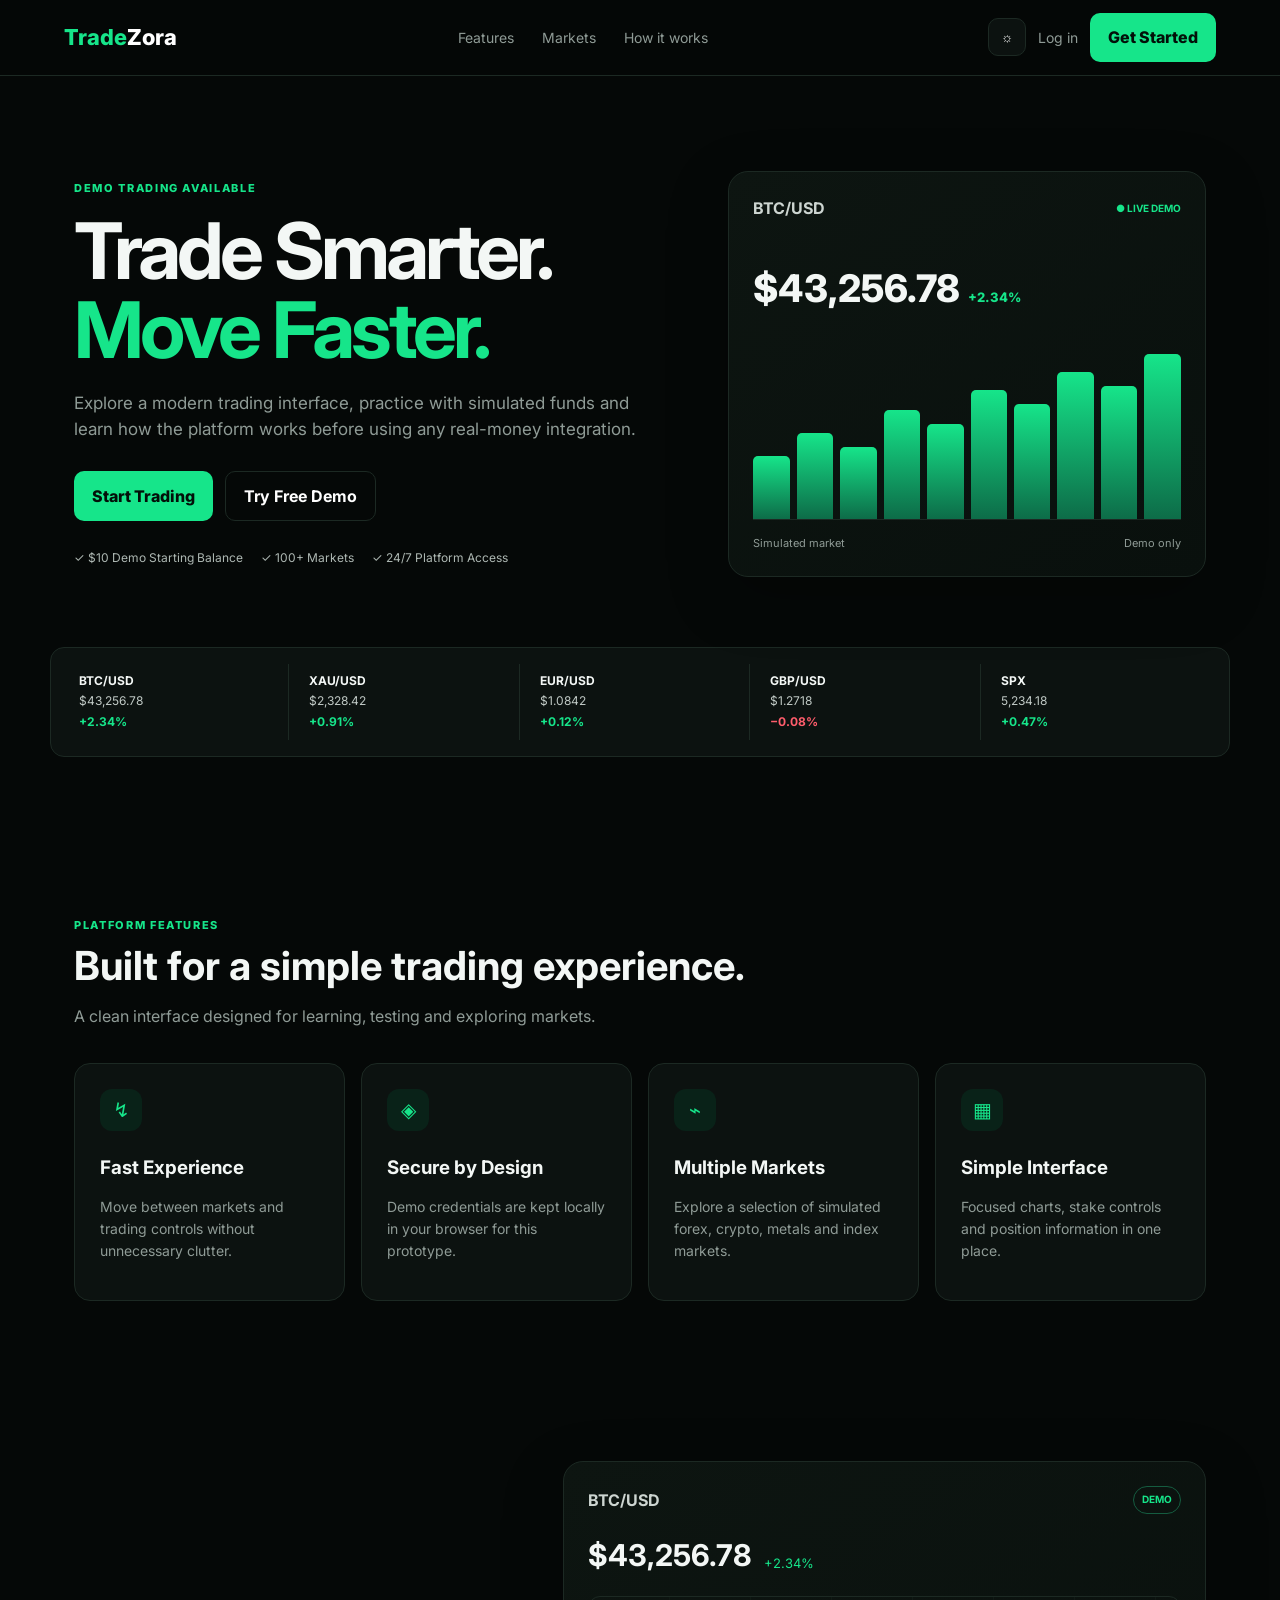
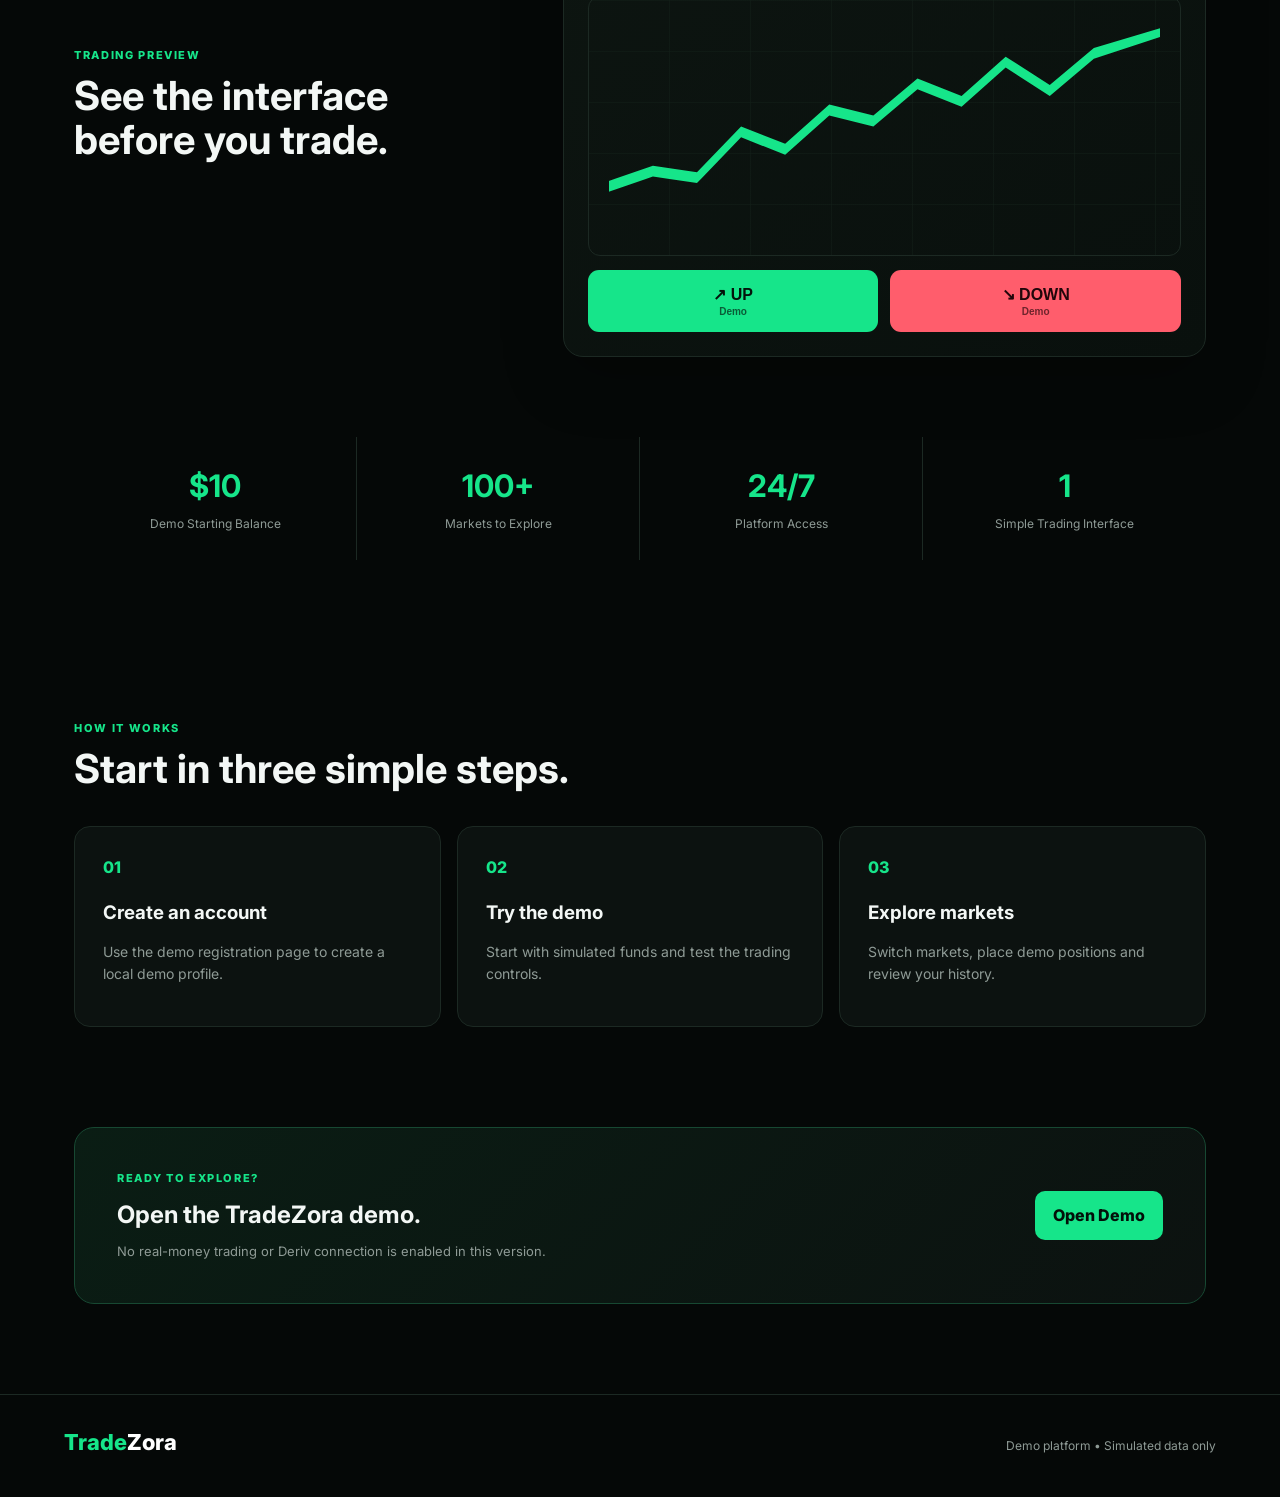
<file: index.html>
<!DOCTYPE html>
<html lang="en">
<head>
  <meta charset="UTF-8">
  <meta name="viewport" content="width=device-width, initial-scale=1.0">
  <title>TradeZora — Demo Trading Platform</title>
  <meta name="description" content="TradeZora demo trading platform. Explore markets and practice with simulated funds.">
  <link rel="preconnect" href="https://fonts.googleapis.com">
  <link rel="preconnect" href="https://fonts.gstatic.com" crossorigin>
  <link href="https://fonts.googleapis.com/css2?family=Inter:wght@400;500;600;700;800&display=swap" rel="stylesheet">
  <link rel="stylesheet" href="styles.css">
</head>
<body>
  <header class="site-header">
    <a class="logo" href="index.html"><span>Trade</span>Zora</a>
    <nav>
      <a href="#features">Features</a>
      <a href="#markets">Markets</a>
      <a href="#how">How it works</a>
    </nav>
    <div class="header-actions">
      <button class="theme-btn" type="button">☼</button>
      <a class="login-btn" href="auth.html">Log in</a>
      <a class="get-started-btn" href="auth.html">Get Started</a>
    </div>
  </header>

  <main>
    <section class="hero">
      <div class="hero-copy">
        <div class="eyebrow">DEMO TRADING AVAILABLE</div>
        <h1>Trade Smarter.<br><span>Move Faster.</span></h1>
        <p>Explore a modern trading interface, practice with simulated funds and learn how the platform works before using any real-money integration.</p>
        <div class="hero-actions">
          <a class="primary-btn" href="auth.html">Start Trading</a>
          <a class="secondary-btn" href="#markets">Try Free Demo</a>
        </div>
        <div class="trust-row">
          <span>✓ $10 Demo Starting Balance</span>
          <span>✓ 100+ Markets</span>
          <span>✓ 24/7 Platform Access</span>
        </div>
      </div>
      <div class="hero-card">
        <div class="card-top"><span>BTC/USD</span><span class="live-dot">● LIVE DEMO</span></div>
        <div class="hero-price">$43,256.78 <small>+2.34%</small></div>
        <div class="mini-chart"><i></i><i></i><i></i><i></i><i></i><i></i><i></i><i></i><i></i><i></i></div>
        <div class="hero-card-bottom"><span>Simulated market</span><span>Demo only</span></div>
      </div>
    </section>

    <section class="ticker" id="markets">
      <div><strong>BTC/USD</strong><span>$43,256.78</span><b>+2.34%</b></div>
      <div><strong>XAU/USD</strong><span>$2,328.42</span><b>+0.91%</b></div>
      <div><strong>EUR/USD</strong><span>$1.0842</span><b>+0.12%</b></div>
      <div><strong>GBP/USD</strong><span>$1.2718</span><b class="negative">−0.08%</b></div>
      <div><strong>SPX</strong><span>5,234.18</span><b>+0.47%</b></div>
    </section>

    <section class="section" id="features">
      <div class="section-heading">
        <div class="eyebrow">PLATFORM FEATURES</div>
        <h2>Built for a simple trading experience.</h2>
        <p>A clean interface designed for learning, testing and exploring markets.</p>
      </div>
      <div class="feature-grid">
        <article class="feature-card"><div class="feature-icon">↯</div><h3>Fast Experience</h3><p>Move between markets and trading controls without unnecessary clutter.</p></article>
        <article class="feature-card"><div class="feature-icon">◈</div><h3>Secure by Design</h3><p>Demo credentials are kept locally in your browser for this prototype.</p></article>
        <article class="feature-card"><div class="feature-icon">⌁</div><h3>Multiple Markets</h3><p>Explore a selection of simulated forex, crypto, metals and index markets.</p></article>
        <article class="feature-card"><div class="feature-icon">▦</div><h3>Simple Interface</h3><p>Focused charts, stake controls and position information in one place.</p></article>
      </div>
    </section>

    <section class="section preview-section">
      <div class="section-heading">
        <div class="eyebrow">TRADING PREVIEW</div>
        <h2>See the interface before you trade.</h2>
      </div>
      <div class="trade-preview">
        <div class="preview-head"><span>BTC/USD</span><span class="demo-label">DEMO</span></div>
        <div class="price-info"><strong>$43,256.78</strong><span>+2.34%</span></div>
        <div class="big-chart">
          <div class="chart-line"></div>
        </div>
        <div class="preview-buttons">
          <button class="up-button">↗ UP <span>Demo</span></button>
          <button class="down-button">↘ DOWN <span>Demo</span></button>
        </div>
      </div>
    </section>

    <section class="stats-grid">
      <div><strong>$10</strong><span>Demo Starting Balance</span></div>
      <div><strong>100+</strong><span>Markets to Explore</span></div>
      <div><strong>24/7</strong><span>Platform Access</span></div>
      <div><strong>1</strong><span>Simple Trading Interface</span></div>
    </section>

    <section class="section" id="how">
      <div class="section-heading">
        <div class="eyebrow">HOW IT WORKS</div>
        <h2>Start in three simple steps.</h2>
      </div>
      <div class="steps">
        <article><span>01</span><h3>Create an account</h3><p>Use the demo registration page to create a local demo profile.</p></article>
        <article><span>02</span><h3>Try the demo</h3><p>Start with simulated funds and test the trading controls.</p></article>
        <article><span>03</span><h3>Explore markets</h3><p>Switch markets, place demo positions and review your history.</p></article>
      </div>
    </section>

    <section class="cta">
      <div><div class="eyebrow">READY TO EXPLORE?</div><h2>Open the TradeZora demo.</h2><p>No real-money trading or Deriv connection is enabled in this version.</p></div>
      <a class="primary-btn" href="auth.html">Open Demo</a>
    </section>
  </main>

  <footer><div class="logo"><span>Trade</span>Zora</div><p>Demo platform • Simulated data only</p></footer>
  <script src="app.js"></script>
</body>
</html>
</file>
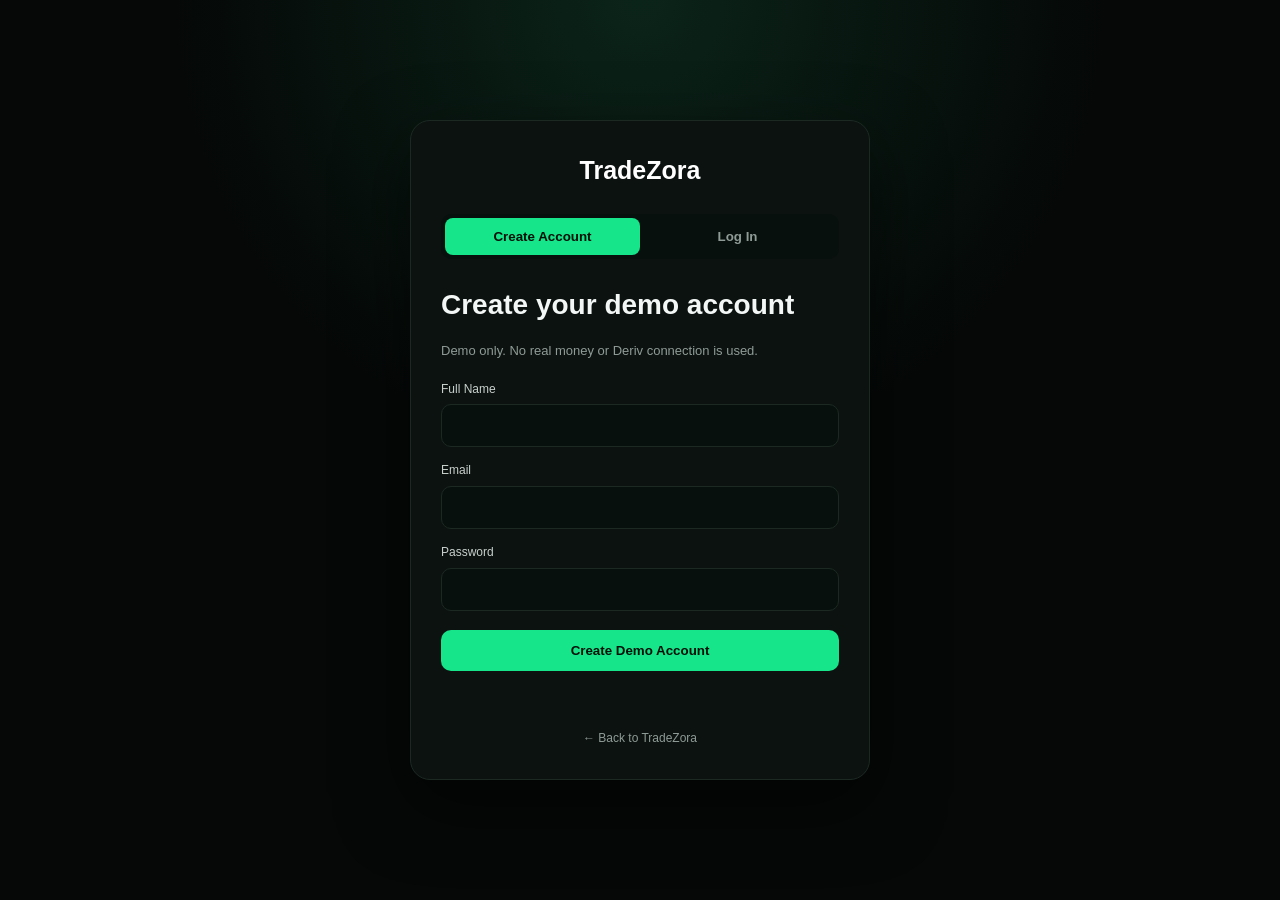
<file: account-settings-kyc (3).html>
<!DOCTYPE html>
<html lang="en">
<head>
  <meta charset="UTF-8">
  <meta name="viewport" content="width=device-width, initial-scale=1.0, viewport-fit=cover">
  <meta name="theme-color" content="#050807">
  <title>TradeZora — Account Settings</title>
  <style>
    :root{
      --bg:#050807;
      --panel:#09100d;
      --panel2:#0b1510;
      --green:#16e58a;
      --text:#eef5f1;
      --muted:#899891;
      --border:#173528;
      --danger:#ff5d6c;
    }
    *{box-sizing:border-box}
    html,body{margin:0;min-height:100%;background:var(--bg);color:var(--text);font-family:Inter,ui-sans-serif,system-ui,-apple-system,BlinkMacSystemFont,"Segoe UI",sans-serif}
    body{
      background:
        radial-gradient(circle at 50% -10%,rgba(22,229,138,.07),transparent 32%),
        var(--bg);
      padding-bottom:24px;
    }
    button,input{font:inherit}
    button{cursor:pointer}
    .topbar{
      position:sticky;top:0;z-index:20;height:58px;
      display:flex;align-items:center;gap:10px;padding:0 10px;
      background:rgba(5,8,7,.97);border-bottom:1px solid var(--border);
      backdrop-filter:blur(12px)
    }
    .back{
      width:40px;height:40px;border:1px solid var(--border);border-radius:9px;
      background:#0b1510;color:#fff;font-size:22px
    }
    .logo{font-size:17px;font-weight:900;color:var(--green)}
    .spacer{flex:1}
    .demo{
      padding:5px 8px;border:1px solid #4a3c74;border-radius:7px;
      background:#17112b;color:#bcaeff;font-size:9px;font-weight:900
    }
    .page{width:min(720px,100%);margin:0 auto;padding:14px}
    .heading{margin:8px 2px 16px}
    .heading h1{margin:0;font-size:25px}
    .heading p{margin:7px 0 0;color:var(--muted);font-size:12px;line-height:1.5}
    .card{
      border:1px solid var(--border);border-radius:14px;
      background:linear-gradient(180deg,#09110d,#07100c);
      overflow:hidden
    }
    .profile{
      display:flex;align-items:center;gap:12px;padding:16px;
      border-bottom:1px solid var(--border)
    }
    .avatar{
      width:48px;height:48px;flex:0 0 48px;display:grid;place-items:center;
      border-radius:50%;background:#103622;border:1px solid #246c47;
      color:var(--green);font-weight:900;font-size:18px
    }
    .profile strong,.profile span{display:block;overflow:hidden;text-overflow:ellipsis;white-space:nowrap}
    .profile span{margin-top:3px;color:var(--muted);font-size:11px}
    .section{
      padding:16px;border-bottom:1px solid var(--border)
    }
    .section:last-child{border-bottom:0}
    .section h2{margin:0;font-size:15px}
    .section p{margin:6px 0 14px;color:var(--muted);font-size:11px;line-height:1.5}
    .field label{display:block;margin-bottom:6px;color:#cbd6d0;font-size:11px;font-weight:800}
    .field input{
      width:100%;height:44px;padding:0 12px;border:1px solid var(--border);
      border-radius:9px;outline:none;background:#07100c;color:#fff;font-size:13px
    }
    .password-wrap{position:relative}
    .password-wrap input{padding-right:70px}
    .toggle-password{
      position:absolute;right:8px;top:50%;transform:translateY(-50%);
      height:32px;padding:0 9px;border:1px solid var(--border);border-radius:7px;
      background:#0b1510;color:#b9c8c0;font-size:10px;font-weight:800
    }
    .toggle-password:active{transform:translateY(-50%) scale(.98)}
    .field input:focus{border-color:#286c4c;box-shadow:0 0 0 2px rgba(22,229,138,.08)}
    .save{
      width:100%;height:44px;margin-top:10px;border:0;border-radius:9px;
      background:linear-gradient(135deg,#11df86,#16c978);color:#041008;
      font-size:13px;font-weight:900
    }
    .save:disabled{opacity:.55;cursor:wait}
    .status{min-height:18px;margin-top:8px;font-size:11px}
    .status.success{color:var(--green)}
    .status.error{color:var(--danger)}
    .setting-row{
      display:flex;align-items:center;justify-content:space-between;gap:12px;
      padding:13px 0;border-top:1px solid var(--border)
    }
    .setting-row:first-of-type{border-top:0}
    .setting-row strong{display:block;font-size:12px}
    .setting-row span{display:block;margin-top:3px;color:var(--muted);font-size:10px}
    .coming{
      padding:7px 9px;border:1px solid var(--border);border-radius:7px;
      color:var(--muted);font-size:9px;font-weight:800;white-space:nowrap
    }
    .kyc-status{display:inline-flex;align-items:center;gap:6px;padding:7px 9px;border:1px solid var(--border);border-radius:7px;font-size:10px;font-weight:900;white-space:nowrap;background:#0b1510;color:var(--muted)}
    .kyc-status::before{content:"";width:6px;height:6px;border-radius:50%;background:currentColor}
    .kyc-status.pending{color:#ffc66d;border-color:#594521;background:#21190b}
    .kyc-status.approved{color:var(--green);border-color:#20543b;background:#102019}
    .kyc-status.rejected{color:var(--danger);border-color:#5a2930;background:#211014}
    .verify-button{width:100%;height:42px;margin-top:10px;border:1px solid #246c47;border-radius:9px;background:#0d2418;color:var(--green);font-size:12px;font-weight:900}
    .verify-button:disabled{opacity:.7;cursor:default}
    .verify-note{margin:8px 0 0!important;font-size:10px!important}
    .kyc-form{display:none;margin-top:14px;padding:14px;border:1px solid var(--border);border-radius:11px;background:#07100c}
    .kyc-form.open{display:block}
    .kyc-form .field{margin-top:11px}
    .kyc-form .field:first-child{margin-top:0}
    .kyc-form input,.kyc-form select,.kyc-form textarea{width:100%;min-height:43px;padding:10px 11px;border:1px solid var(--border);border-radius:9px;outline:none;background:#050807;color:#fff;font:inherit;font-size:12px}
    .kyc-form textarea{min-height:74px;resize:vertical}
    .kyc-form select option{background:#050807;color:#fff}
    .kyc-warning{padding:10px;border:1px solid #594521;border-radius:8px;background:#21190b;color:#ffc66d;font-size:10px;line-height:1.5;margin-bottom:12px}
    .kyc-actions{display:flex;gap:8px}
    .kyc-actions button{flex:1}
    .cancel-kyc{height:44px;margin-top:10px;border:1px solid var(--border);border-radius:9px;background:#0b1510;color:#dce8e3;font-size:12px;font-weight:800}

    .toast{
      position:fixed;left:50%;bottom:22px;z-index:50;
      max-width:90vw;padding:10px 13px;border:1px solid #20543b;
      border-radius:8px;background:#102019;color:#e8fff3;font-size:11px;
      opacity:0;pointer-events:none;transform:translate(-50%,12px);transition:.2s
    }
    .toast.show{opacity:1;transform:translate(-50%,0)}
    @media(max-width:650px){
      .page{padding:10px}
      .heading h1{font-size:23px}
      .card{border-radius:11px}
      .profile,.section{padding:14px}
      .demo{display:none}
    }
  </style>
</head>
<body>
  <header class="topbar">
    <button id="backBtn" class="back" type="button" aria-label="Back">‹</button>
    <div class="logo">TradeZora</div>
    <div class="spacer"></div>
    <div class="demo">DEMO</div>
  </header>

  <main class="page">
    <div class="heading">
      <h1>Account Settings</h1>
      <p>Manage your TradeZora demo account details.</p>
    </div>

    <section class="card">
      <div class="profile">
        <div id="avatar" class="avatar">T</div>
        <div>
          <strong id="profileName">Demo Trader</strong>
          <span id="profileEmail">demo@tradezora.local</span>
        </div>
      </div>

      <div class="section">
        <h2>Change Name</h2>
        <p>Update the name displayed on your TradeZora account.</p>

        <div class="field">
          <label for="name">Full Name</label>
          <input id="name" type="text" maxlength="80" autocomplete="name" placeholder="Enter your full name">
        </div>

        <button id="saveName" class="save" type="button">Save Name</button>
        <div id="nameStatus" class="status" aria-live="polite"></div>
      </div>

      <div class="section">
        <h2>Change Password</h2>
        <p>Update your account password securely.</p>

        <div class="field">
          <label for="currentPassword">Current Password</label>
          <div class="password-wrap">
            <input
            id="currentPassword"
            type="password"
            autocomplete="current-password"
            placeholder="Enter your current password"
          >
            <button class="toggle-password" type="button" data-target="currentPassword" aria-label="Show password">Show</button>
          </div>
        </div>

        <div class="field" style="margin-top:12px">
          <label for="newPassword">New Password</label>
          <div class="password-wrap">
            <input
            id="newPassword"
            type="password"
            minlength="8"
            autocomplete="new-password"
            placeholder="At least 8 characters"
          >
            <button class="toggle-password" type="button" data-target="newPassword" aria-label="Show password">Show</button>
          </div>
        </div>

        <div class="field" style="margin-top:12px">
          <label for="confirmPassword">Confirm New Password</label>
          <div class="password-wrap">
            <input
            id="confirmPassword"
            type="password"
            minlength="8"
            autocomplete="new-password"
            placeholder="Enter the new password again"
          >
            <button class="toggle-password" type="button" data-target="confirmPassword" aria-label="Show password">Show</button>
          </div>
        </div>

        <button id="changePassword" class="save" type="button">
          Change Password
        </button>
        <div id="passwordStatus" class="status" aria-live="polite"></div>
      </div>

      <div class="section">
        <h2>Other Account Settings</h2>
        <p>More account security options will be added later.</p>

        <div class="setting-row">
          <div>
            <strong>Two-Factor Authentication</strong>
            <span>Add another layer of account security.</span>
          </div>
          <span class="coming">Coming later</span>
        </div>

        <div class="setting-row">
          <div>
            <strong>Verify Identity</strong>
            <span id="kycDescription">Confirm your identity to support account security and future account features.</span>
          </div>
          <span id="kycStatus" class="kyc-status">Not Verified</span>
        </div>
        <button id="verifyIdentityBtn" class="verify-button" type="button">Start Identity Verification</button>
        <p id="kycNote" class="verify-note">Submit your details for review. Identity-document uploads are not available yet.</p>
        <div id="kycForm" class="kyc-form">
          <div class="kyc-warning"><strong>Demo-stage safety note:</strong> Do not enter your full ID/passport number or upload identity images. The document reference is optional; if used, enter only a short reference or last four characters.</div>
          <form id="kycSubmitForm">
            <div class="field"><label for="kycLegalName">Legal name</label><input id="kycLegalName" name="legal_name" type="text" maxlength="200" autocomplete="name" required placeholder="Name as shown on your document"></div>
            <div class="field"><label for="kycDob">Date of birth</label><input id="kycDob" name="date_of_birth" type="date" required></div>
            <div class="field"><label for="kycCountry">Country</label><input id="kycCountry" name="country" type="text" maxlength="100" autocomplete="country-name" required placeholder="Country of residence"></div>
            <div class="field"><label for="kycDocumentType">Document type</label><select id="kycDocumentType" name="document_type" required><option value="">Choose document type</option><option value="national_id">National ID</option><option value="passport">Passport</option><option value="driving_licence">Driving licence</option><option value="other">Other</option></select></div>
            <div class="field"><label for="kycDocumentReference">Document reference (optional)</label><input id="kycDocumentReference" name="document_reference" type="text" maxlength="80" placeholder="Last 4 characters only"></div>
            <div class="field"><label for="kycNotes">Additional notes (optional)</label><textarea id="kycNotes" name="notes" maxlength="1000" placeholder="Anything the reviewer should know"></textarea></div>
            <div class="kyc-actions"><button id="submitKyc" class="save" type="submit">Submit for Review</button></div>
            <button id="cancelKyc" class="cancel-kyc" type="button">Cancel</button>
            <div id="kycFormStatus" class="status" aria-live="polite"></div>
          </form>
        </div>
      </div>
    </section>
  </main>

  <div id="toast" class="toast" role="status"></div>

  <script>
    const API_BASE = "https://tradezora-backend-use.onrender.com";

    const token = localStorage.getItem("tradezoraAuthToken");
    const storedUser = JSON.parse(
      localStorage.getItem("tradezoraDemoUser") || "null"
    );

    if (!token) {
      location.href = "auth.html";
    }

    const $ = (selector) => document.querySelector(selector);

    function showStatus(message, type) {
      const el = $("#nameStatus");
      el.textContent = message;
      el.className = "status " + (type || "");
    }

    function showToast(message) {
      const el = $("#toast");
      el.textContent = message;
      el.classList.add("show");
      setTimeout(() => el.classList.remove("show"), 1800);
    }

    function renderUser(user) {
      if (!user) return;

      const name = user.name || "Demo Trader";
      const email = user.email || "demo@tradezora.local";

      $("#profileName").textContent = name;
      $("#profileEmail").textContent = email;
      $("#avatar").textContent = name.charAt(0).toUpperCase();
      $("#name").value = name;
    }

    function renderKycStatus(statusValue, rejectionReason) {
      const status = String(statusValue || "not_submitted").trim().toLowerCase();
      const badge = $("#kycStatus");
      const description = $("#kycDescription");
      const button = $("#verifyIdentityBtn");
      const note = $("#kycNote");
      badge.className = "kyc-status";
      button.disabled = false;
      $("#kycForm").classList.remove("open");

      if (["approved", "verified"].includes(status)) {
        badge.textContent = "Verified";
        badge.classList.add("approved");
        description.textContent = "Your identity verification has been approved.";
        button.textContent = "Identity Verified";
        button.disabled = true;
        note.textContent = "No further action is needed unless an updated verification is requested.";
      } else if (["pending", "pending_review", "under_review"].includes(status)) {
        badge.textContent = "Pending Review";
        badge.classList.add("pending");
        description.textContent = "Your identity details are waiting for review.";
        button.textContent = "Verification Pending";
        button.disabled = true;
        note.textContent = "Your submission is awaiting review. Check back later for an updated status.";
      } else if (["rejected", "needs_resubmission"].includes(status)) {
        badge.textContent = "Rejected";
        badge.classList.add("rejected");
        description.textContent = "Your previous verification was not approved.";
        button.textContent = "Resubmit Verification";
        note.textContent = rejectionReason ? "Reviewer reason: " + rejectionReason : "Please review your details and submit again.";
      } else {
        badge.textContent = "Not Verified";
        description.textContent = "Confirm your identity to support account security and future account features.";
        button.textContent = "Start Identity Verification";
        note.textContent = "Complete the form below to submit your details for review.";
      }
    }

    $("#verifyIdentityBtn").addEventListener("click", () => {
      if ($("#verifyIdentityBtn").disabled) return;
      $("#kycForm").classList.add("open");
      $("#kycLegalName").focus();
    });

    $("#cancelKyc").addEventListener("click", () => {
      $("#kycForm").classList.remove("open");
    });

    async function loadKyc() {
      try {
        const response = await fetch(API_BASE + "/api/kyc", {
          headers: { Authorization: "Bearer " + token }
        });
        const data = await response.json();
        if (!response.ok || !data.success) throw new Error(data.error || "Could not load verification status.");
        const application = data.application;
        renderKycStatus(application?.status || "not_submitted", application?.rejection_reason || "");
        if (application) {
          $("#kycLegalName").value = application.legal_name || "";
          $("#kycDob").value = application.date_of_birth ? String(application.date_of_birth).slice(0, 10) : "";
          $("#kycCountry").value = application.country || "";
          $("#kycDocumentType").value = application.document_type || "";
          $("#kycNotes").value = application.notes || "";
        }
      } catch (error) {
        console.error("Load KYC error:", error);
        $("#kycNote").textContent = error.message || "Could not load verification status.";
      }
    }

    $("#kycSubmitForm").addEventListener("submit", async (event) => {
      event.preventDefault();
      const button = $("#submitKyc");
      const status = $("#kycFormStatus");
      status.textContent = "";
      status.className = "status";
      const payload = {
        legal_name: $("#kycLegalName").value.trim(),
        date_of_birth: $("#kycDob").value,
        country: $("#kycCountry").value.trim(),
        document_type: $("#kycDocumentType").value,
        document_reference: $("#kycDocumentReference").value.trim(),
        notes: $("#kycNotes").value.trim()
      };
      if (payload.document_reference.length > 80 || payload.notes.length > 1000) {
        status.textContent = "Please shorten the reference or notes.";
        status.className = "status error";
        return;
      }
      button.disabled = true;
      button.textContent = "Submitting...";
      try {
        const response = await fetch(API_BASE + "/api/kyc", {
          method: "POST",
          headers: { "Content-Type": "application/json", Authorization: "Bearer " + token },
          body: JSON.stringify(payload)
        });
        const data = await response.json().catch(() => ({}));
        if (!response.ok || !data.success) throw new Error(data.error || "Could not submit verification.");
        status.textContent = "Identity details submitted for review.";
        status.className = "status success";
        showToast("Verification submitted");
        $("#kycDocumentReference").value = "";
        await loadKyc();
      } catch (error) {
        status.textContent = error.message || "Could not submit verification.";
        status.className = "status error";
      } finally {
        button.disabled = false;
        button.textContent = "Submit for Review";
      }
    });

    async function loadAccount() {
      try {
        const response = await fetch(API_BASE + "/api/account", {
          headers: {
            Authorization: "Bearer " + token
          }
        });

        const data = await response.json();

        if (!response.ok || !data.success || !data.account) {
          throw new Error(data.error || "Could not load your account.");
        }

        renderUser(data.account);
        renderKycStatus(data.account.kyc_status);
        localStorage.setItem(
          "tradezoraDemoUser",
          JSON.stringify({
            name: data.account.name,
            email: data.account.email
          })
        );
      } catch (error) {
        renderUser(storedUser);
        renderKycStatus(storedUser && storedUser.kyc_status);
        showStatus(error.message || "Could not load your account.", "error");
      }
    }

    $("#saveName").addEventListener("click", async () => {
      const button = $("#saveName");
      const name = $("#name").value.trim();

      if (name.length < 2 || name.length > 80) {
        showStatus("Name must be between 2 and 80 characters.", "error");
        return;
      }

      button.disabled = true;
      button.textContent = "Saving...";
      showStatus("", "");

      try {
        const response = await fetch(API_BASE + "/api/account/name", {
          method: "PATCH",
          headers: {
            "Content-Type": "application/json",
            Authorization: "Bearer " + token
          },
          body: JSON.stringify({ name })
        });

        const data = await response.json();

        if (!response.ok || !data.success || !data.user) {
          throw new Error(data.error || "Could not update your name.");
        }

        renderUser(data.user);

        localStorage.setItem(
          "tradezoraDemoUser",
          JSON.stringify({
            name: data.user.name,
            email: data.user.email
          })
        );

        showStatus("Name updated successfully.", "success");
        showToast("Name updated");
      } catch (error) {
        showStatus(error.message || "Could not update your name.", "error");
      } finally {
        button.disabled = false;
        button.textContent = "Save Name";
      }
    });

    $("#changePassword").addEventListener("click", async () => {
      const button = $("#changePassword");
      const currentPassword = $("#currentPassword").value;
      const newPassword = $("#newPassword").value;
      const confirmPassword = $("#confirmPassword").value;
      const status = $("#passwordStatus");

      status.textContent = "";
      status.className = "status";

      if (!currentPassword) {
        status.textContent = "Enter your current password.";
        status.className = "status error";
        return;
      }

      if (newPassword.length < 8) {
        status.textContent = "New password must be at least 8 characters.";
        status.className = "status error";
        return;
      }

      if (newPassword !== confirmPassword) {
        status.textContent = "New passwords do not match.";
        status.className = "status error";
        return;
      }

      button.disabled = true;
      button.textContent = "Changing...";

      try {
        const response = await fetch(API_BASE + "/api/account/password", {
          method: "PATCH",
          headers: {
            "Content-Type": "application/json",
            Authorization: "Bearer " + token
          },
          body: JSON.stringify({
            current_password: currentPassword,
            new_password: newPassword,
            confirm_password: confirmPassword
          })
        });

        const data = await response.json().catch(() => ({}));

        if (!response.ok || !data.success) {
          throw new Error(
            data.error || "Could not change your password."
          );
        }

        $("#currentPassword").value = "";
        $("#newPassword").value = "";
        $("#confirmPassword").value = "";

        status.textContent = "Password changed successfully.";
        status.className = "status success";
        showToast("Password changed");
      } catch (error) {
        status.textContent =
          error.message || "Could not change your password.";
        status.className = "status error";
      } finally {
        button.disabled = false;
        button.textContent = "Change Password";
      }
    });

    document.querySelectorAll(".toggle-password").forEach((button) => {
      button.addEventListener("click", () => {
        const input = document.getElementById(button.dataset.target);
        const showing = input.type === "text";

        input.type = showing ? "password" : "text";
        button.textContent = showing ? "Show" : "Hide";
        button.setAttribute(
          "aria-label",
          showing ? "Show password" : "Hide password"
        );
      });
    });

    $("#backBtn").addEventListener("click", () => {
      location.href = "dashboard.html";
    });

    loadAccount();
    loadKyc();
  </script>
</body>
</html>
</file>
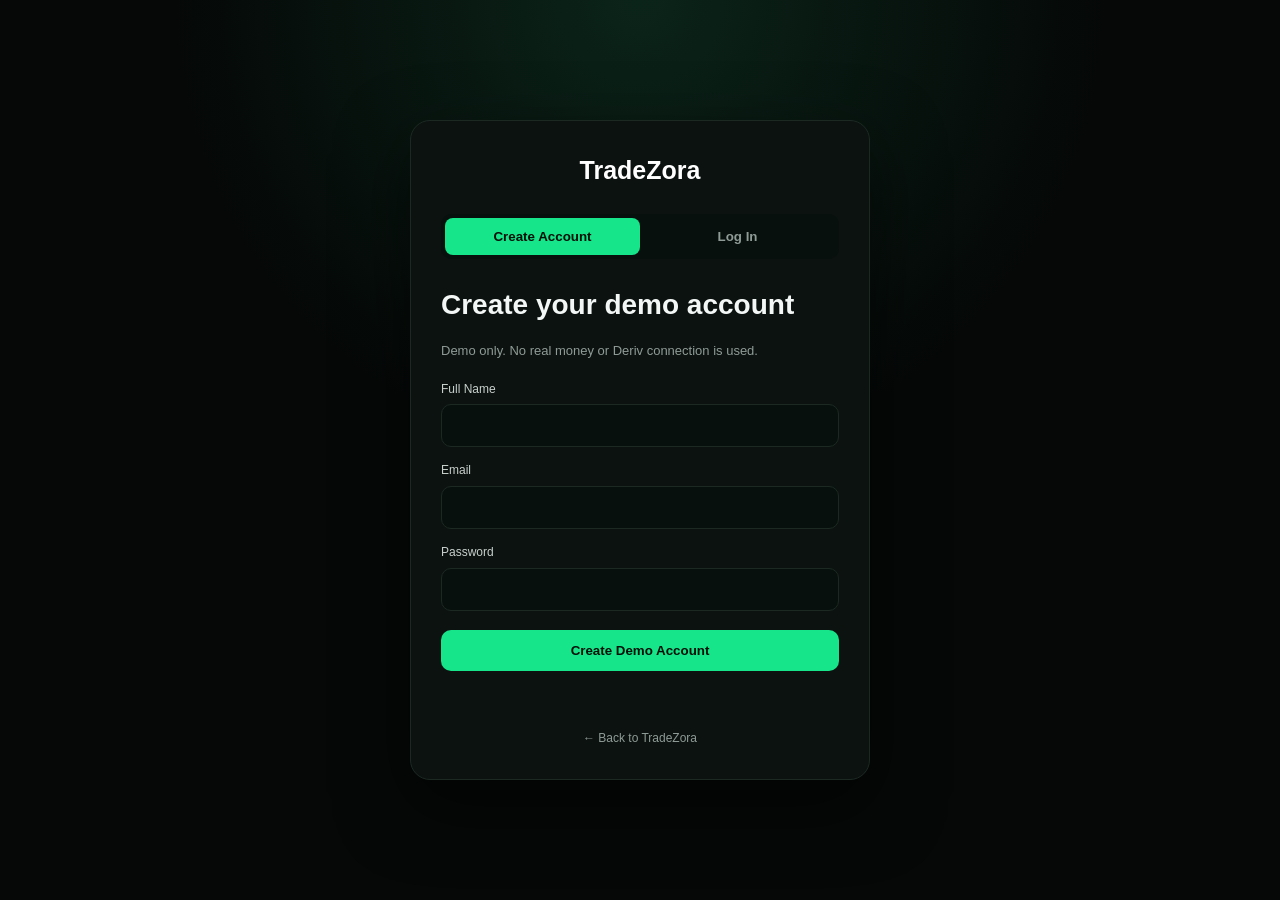
<file: account-settings.html>
<!DOCTYPE html>
<html lang="en">
<head>
  <meta charset="UTF-8">
  <meta name="viewport" content="width=device-width, initial-scale=1.0, viewport-fit=cover">
  <meta name="theme-color" content="#050807">
  <title>TradeZora — Account Settings</title>
  <style>
    :root{
      --bg:#050807;
      --panel:#09100d;
      --panel2:#0b1510;
      --green:#16e58a;
      --text:#eef5f1;
      --muted:#899891;
      --border:#173528;
      --danger:#ff5d6c;
    }
    *{box-sizing:border-box}
    html,body{margin:0;min-height:100%;background:var(--bg);color:var(--text);font-family:Inter,ui-sans-serif,system-ui,-apple-system,BlinkMacSystemFont,"Segoe UI",sans-serif}
    body{
      background:
        radial-gradient(circle at 50% -10%,rgba(22,229,138,.07),transparent 32%),
        var(--bg);
      padding-bottom:24px;
    }
    button,input{font:inherit}
    button{cursor:pointer}
    .topbar{
      position:sticky;top:0;z-index:20;height:58px;
      display:flex;align-items:center;gap:10px;padding:0 10px;
      background:rgba(5,8,7,.97);border-bottom:1px solid var(--border);
      backdrop-filter:blur(12px)
    }
    .back{
      width:40px;height:40px;border:1px solid var(--border);border-radius:9px;
      background:#0b1510;color:#fff;font-size:22px
    }
    .logo{font-size:17px;font-weight:900;color:var(--green)}
    .spacer{flex:1}
    .demo{
      padding:5px 8px;border:1px solid #4a3c74;border-radius:7px;
      background:#17112b;color:#bcaeff;font-size:9px;font-weight:900
    }
    .page{width:min(720px,100%);margin:0 auto;padding:14px}
    .heading{margin:8px 2px 16px}
    .heading h1{margin:0;font-size:25px}
    .heading p{margin:7px 0 0;color:var(--muted);font-size:12px;line-height:1.5}
    .card{
      border:1px solid var(--border);border-radius:14px;
      background:linear-gradient(180deg,#09110d,#07100c);
      overflow:hidden
    }
    .profile{
      display:flex;align-items:center;gap:12px;padding:16px;
      border-bottom:1px solid var(--border)
    }
    .avatar{
      width:48px;height:48px;flex:0 0 48px;display:grid;place-items:center;
      border-radius:50%;background:#103622;border:1px solid #246c47;
      color:var(--green);font-weight:900;font-size:18px
    }
    .profile strong,.profile span{display:block;overflow:hidden;text-overflow:ellipsis;white-space:nowrap}
    .profile span{margin-top:3px;color:var(--muted);font-size:11px}
    .section{
      padding:16px;border-bottom:1px solid var(--border)
    }
    .section:last-child{border-bottom:0}
    .section h2{margin:0;font-size:15px}
    .section p{margin:6px 0 14px;color:var(--muted);font-size:11px;line-height:1.5}
    .field label{display:block;margin-bottom:6px;color:#cbd6d0;font-size:11px;font-weight:800}
    .field input{
      width:100%;height:44px;padding:0 12px;border:1px solid var(--border);
      border-radius:9px;outline:none;background:#07100c;color:#fff;font-size:13px
    }
    .password-wrap{position:relative}
    .password-wrap input{padding-right:70px}
    .toggle-password{
      position:absolute;right:8px;top:50%;transform:translateY(-50%);
      height:32px;padding:0 9px;border:1px solid var(--border);border-radius:7px;
      background:#0b1510;color:#b9c8c0;font-size:10px;font-weight:800
    }
    .toggle-password:active{transform:translateY(-50%) scale(.98)}
    .field input:focus{border-color:#286c4c;box-shadow:0 0 0 2px rgba(22,229,138,.08)}
    .save{
      width:100%;height:44px;margin-top:10px;border:0;border-radius:9px;
      background:linear-gradient(135deg,#11df86,#16c978);color:#041008;
      font-size:13px;font-weight:900
    }
    .save:disabled{opacity:.55;cursor:wait}
    .status{min-height:18px;margin-top:8px;font-size:11px}
    .status.success{color:var(--green)}
    .status.error{color:var(--danger)}
    .setting-row{
      display:flex;align-items:center;justify-content:space-between;gap:12px;
      padding:13px 0;border-top:1px solid var(--border)
    }
    .setting-row:first-of-type{border-top:0}
    .setting-row strong{display:block;font-size:12px}
    .setting-row span{display:block;margin-top:3px;color:var(--muted);font-size:10px}
    .coming{
      padding:7px 9px;border:1px solid var(--border);border-radius:7px;
      color:var(--muted);font-size:9px;font-weight:800;white-space:nowrap
    }
    .kyc-status{display:inline-flex;align-items:center;gap:6px;padding:7px 9px;border:1px solid var(--border);border-radius:7px;font-size:10px;font-weight:900;white-space:nowrap;background:#0b1510;color:var(--muted)}
    .kyc-status::before{content:"";width:6px;height:6px;border-radius:50%;background:currentColor}
    .kyc-status.pending{color:#ffc66d;border-color:#594521;background:#21190b}
    .kyc-status.approved{color:var(--green);border-color:#20543b;background:#102019}
    .kyc-status.rejected{color:var(--danger);border-color:#5a2930;background:#211014}
    .verify-button{width:100%;height:42px;margin-top:10px;border:1px solid #246c47;border-radius:9px;background:#0d2418;color:var(--green);font-size:12px;font-weight:900}
    .verify-button:disabled{opacity:.7;cursor:default}
    .verify-note{margin:8px 0 0!important;font-size:10px!important}
    .kyc-form{display:none;margin-top:14px;padding:14px;border:1px solid var(--border);border-radius:11px;background:#07100c}
    .kyc-form.open{display:block}
    .kyc-form .field{margin-top:11px}
    .kyc-form .field:first-child{margin-top:0}
    .kyc-form input,.kyc-form select,.kyc-form textarea{width:100%;min-height:43px;padding:10px 11px;border:1px solid var(--border);border-radius:9px;outline:none;background:#050807;color:#fff;font:inherit;font-size:12px}
    .kyc-form textarea{min-height:74px;resize:vertical}
    .kyc-form select option{background:#050807;color:#fff}
    .kyc-warning{padding:10px;border:1px solid #594521;border-radius:8px;background:#21190b;color:#ffc66d;font-size:10px;line-height:1.5;margin-bottom:12px}
    .kyc-actions{display:flex;gap:8px}
    .kyc-actions button{flex:1}
    .cancel-kyc{height:44px;margin-top:10px;border:1px solid var(--border);border-radius:9px;background:#0b1510;color:#dce8e3;font-size:12px;font-weight:800}

    .toast{
      position:fixed;left:50%;bottom:22px;z-index:50;
      max-width:90vw;padding:10px 13px;border:1px solid #20543b;
      border-radius:8px;background:#102019;color:#e8fff3;font-size:11px;
      opacity:0;pointer-events:none;transform:translate(-50%,12px);transition:.2s
    }
    .toast.show{opacity:1;transform:translate(-50%,0)}
    @media(max-width:650px){
      .page{padding:10px}
      .heading h1{font-size:23px}
      .card{border-radius:11px}
      .profile,.section{padding:14px}
      .demo{display:none}
    }
  </style>
</head>
<body>
  <header class="topbar">
    <button id="backBtn" class="back" type="button" aria-label="Back">‹</button>
    <div class="logo">TradeZora</div>
    <div class="spacer"></div>
    <div class="demo">DEMO</div>
  </header>

  <main class="page">
    <div class="heading">
      <h1>Account Settings</h1>
      <p>Manage your TradeZora demo account details.</p>
    </div>

    <section class="card">
      <div class="profile">
        <div id="avatar" class="avatar">T</div>
        <div>
          <strong id="profileName">Demo Trader</strong>
          <span id="profileEmail">demo@tradezora.local</span>
        </div>
      </div>

      <div class="section">
        <h2>Change Name</h2>
        <p>Update the name displayed on your TradeZora account.</p>

        <div class="field">
          <label for="name">Full Name</label>
          <input id="name" type="text" maxlength="80" autocomplete="name" placeholder="Enter your full name">
        </div>

        <button id="saveName" class="save" type="button">Save Name</button>
        <div id="nameStatus" class="status" aria-live="polite"></div>
      </div>

      <div class="section">
        <h2>Change Password</h2>
        <p>Update your account password securely.</p>

        <div class="field">
          <label for="currentPassword">Current Password</label>
          <div class="password-wrap">
            <input
            id="currentPassword"
            type="password"
            autocomplete="current-password"
            placeholder="Enter your current password"
          >
            <button class="toggle-password" type="button" data-target="currentPassword" aria-label="Show password">Show</button>
          </div>
        </div>

        <div class="field" style="margin-top:12px">
          <label for="newPassword">New Password</label>
          <div class="password-wrap">
            <input
            id="newPassword"
            type="password"
            minlength="8"
            autocomplete="new-password"
            placeholder="At least 8 characters"
          >
            <button class="toggle-password" type="button" data-target="newPassword" aria-label="Show password">Show</button>
          </div>
        </div>

        <div class="field" style="margin-top:12px">
          <label for="confirmPassword">Confirm New Password</label>
          <div class="password-wrap">
            <input
            id="confirmPassword"
            type="password"
            minlength="8"
            autocomplete="new-password"
            placeholder="Enter the new password again"
          >
            <button class="toggle-password" type="button" data-target="confirmPassword" aria-label="Show password">Show</button>
          </div>
        </div>

        <button id="changePassword" class="save" type="button">
          Change Password
        </button>
        <div id="passwordStatus" class="status" aria-live="polite"></div>
      </div>

      <div class="section">
        <h2>Other Account Settings</h2>
        <p>More account security options will be added later.</p>

        <div class="setting-row">
          <div>
            <strong>Two-Factor Authentication</strong>
            <span>Add another layer of account security.</span>
          </div>
          <span class="coming">Coming later</span>
        </div>

        <div class="setting-row">
          <div>
            <strong>Verify Identity</strong>
            <span id="kycDescription">Confirm your identity to support account security and future account features.</span>
          </div>
          <span id="kycStatus" class="kyc-status">Not Verified</span>
        </div>
        <button id="verifyIdentityBtn" class="verify-button" type="button">Start Identity Verification</button>
        <p id="kycNote" class="verify-note">Submit your details for review. Identity-document uploads are not available yet.</p>
        <div id="kycForm" class="kyc-form">
          <div class="kyc-warning"><strong>Demo-stage safety note:</strong> Do not enter your full ID/passport number or upload identity images. The document reference is optional; if used, enter only a short reference or last four characters.</div>
          <form id="kycSubmitForm">
            <div class="field"><label for="kycLegalName">Legal name</label><input id="kycLegalName" name="legal_name" type="text" maxlength="200" autocomplete="name" required placeholder="Name as shown on your document"></div>
            <div class="field"><label for="kycDob">Date of birth</label><input id="kycDob" name="date_of_birth" type="date" required></div>
            <div class="field"><label for="kycCountry">Country</label><input id="kycCountry" name="country" type="text" maxlength="100" autocomplete="country-name" required placeholder="Country of residence"></div>
            <div class="field"><label for="kycDocumentType">Document type</label><select id="kycDocumentType" name="document_type" required><option value="">Choose document type</option><option value="national_id">National ID</option><option value="passport">Passport</option><option value="driving_licence">Driving licence</option><option value="other">Other</option></select></div>
            <div class="field"><label for="kycDocumentReference">Document reference (optional)</label><input id="kycDocumentReference" name="document_reference" type="text" maxlength="80" placeholder="Last 4 characters only"></div>
            <div class="field"><label for="kycNotes">Additional notes (optional)</label><textarea id="kycNotes" name="notes" maxlength="1000" placeholder="Anything the reviewer should know"></textarea></div>
            <div class="kyc-actions"><button id="submitKyc" class="save" type="submit">Submit for Review</button></div>
            <button id="cancelKyc" class="cancel-kyc" type="button">Cancel</button>
            <div id="kycFormStatus" class="status" aria-live="polite"></div>
          </form>
        </div>
      </div>
    </section>
  </main>

  <div id="toast" class="toast" role="status"></div>

  <script>
    const API_BASE = "https://tradezora-backend-use.onrender.com";

    const token = localStorage.getItem("tradezoraAuthToken");
    const storedUser = JSON.parse(
      localStorage.getItem("tradezoraDemoUser") || "null"
    );

    if (!token) {
      location.href = "auth.html";
    }

    const $ = (selector) => document.querySelector(selector);

    function showStatus(message, type) {
      const el = $("#nameStatus");
      el.textContent = message;
      el.className = "status " + (type || "");
    }

    function showToast(message) {
      const el = $("#toast");
      el.textContent = message;
      el.classList.add("show");
      setTimeout(() => el.classList.remove("show"), 1800);
    }

    function renderUser(user) {
      if (!user) return;

      const name = user.name || "Demo Trader";
      const email = user.email || "demo@tradezora.local";

      $("#profileName").textContent = name;
      $("#profileEmail").textContent = email;
      $("#avatar").textContent = name.charAt(0).toUpperCase();
      $("#name").value = name;
    }

    function renderKycStatus(statusValue, rejectionReason) {
      const status = String(statusValue || "not_submitted").trim().toLowerCase();
      const badge = $("#kycStatus");
      const description = $("#kycDescription");
      const button = $("#verifyIdentityBtn");
      const note = $("#kycNote");
      badge.className = "kyc-status";
      button.disabled = false;
      $("#kycForm").classList.remove("open");

      if (["approved", "verified"].includes(status)) {
        badge.textContent = "Verified";
        badge.classList.add("approved");
        description.textContent = "Your identity verification has been approved.";
        button.textContent = "Identity Verified";
        button.disabled = true;
        note.textContent = "No further action is needed unless an updated verification is requested.";
      } else if (["pending", "pending_review", "under_review"].includes(status)) {
        badge.textContent = "Pending Review";
        badge.classList.add("pending");
        description.textContent = "Your identity details are waiting for review.";
        button.textContent = "Verification Pending";
        button.disabled = true;
        note.textContent = "Your submission is awaiting review. Check back later for an updated status.";
      } else if (["rejected", "needs_resubmission"].includes(status)) {
        badge.textContent = "Rejected";
        badge.classList.add("rejected");
        description.textContent = "Your previous verification was not approved.";
        button.textContent = "Resubmit Verification";
        note.textContent = rejectionReason ? "Reviewer reason: " + rejectionReason : "Please review your details and submit again.";
      } else {
        badge.textContent = "Not Verified";
        description.textContent = "Confirm your identity to support account security and future account features.";
        button.textContent = "Start Identity Verification";
        note.textContent = "Complete the form below to submit your details for review.";
      }
    }

    $("#verifyIdentityBtn").addEventListener("click", () => {
      if ($("#verifyIdentityBtn").disabled) return;
      $("#kycForm").classList.add("open");
      $("#kycLegalName").focus();
    });

    $("#cancelKyc").addEventListener("click", () => {
      $("#kycForm").classList.remove("open");
    });

    async function loadKyc() {
      try {
        const response = await fetch(API_BASE + "/api/kyc", {
          headers: { Authorization: "Bearer " + token }
        });
        const data = await response.json();
        if (!response.ok || !data.success) throw new Error(data.error || "Could not load verification status.");
        const application = data.application;
        renderKycStatus(application?.status || "not_submitted", application?.rejection_reason || "");
        if (application) {
          $("#kycLegalName").value = application.legal_name || "";
          $("#kycDob").value = application.date_of_birth ? String(application.date_of_birth).slice(0, 10) : "";
          $("#kycCountry").value = application.country || "";
          $("#kycDocumentType").value = application.document_type || "";
          $("#kycNotes").value = application.notes || "";
        }
      } catch (error) {
        console.error("Load KYC error:", error);
        $("#kycNote").textContent = error.message || "Could not load verification status.";
      }
    }

    $("#kycSubmitForm").addEventListener("submit", async (event) => {
      event.preventDefault();
      const button = $("#submitKyc");
      const status = $("#kycFormStatus");
      status.textContent = "";
      status.className = "status";
      const payload = {
        legal_name: $("#kycLegalName").value.trim(),
        date_of_birth: $("#kycDob").value,
        country: $("#kycCountry").value.trim(),
        document_type: $("#kycDocumentType").value,
        document_reference: $("#kycDocumentReference").value.trim(),
        notes: $("#kycNotes").value.trim()
      };
      if (payload.document_reference.length > 80 || payload.notes.length > 1000) {
        status.textContent = "Please shorten the reference or notes.";
        status.className = "status error";
        return;
      }
      button.disabled = true;
      button.textContent = "Submitting...";
      try {
        const response = await fetch(API_BASE + "/api/kyc", {
          method: "POST",
          headers: { "Content-Type": "application/json", Authorization: "Bearer " + token },
          body: JSON.stringify(payload)
        });
        const data = await response.json().catch(() => ({}));
        if (!response.ok || !data.success) throw new Error(data.error || "Could not submit verification.");
        status.textContent = "Identity details submitted for review.";
        status.className = "status success";
        showToast("Verification submitted");
        $("#kycDocumentReference").value = "";
        await loadKyc();
      } catch (error) {
        status.textContent = error.message || "Could not submit verification.";
        status.className = "status error";
      } finally {
        button.disabled = false;
        button.textContent = "Submit for Review";
      }
    });

    async function loadAccount() {
      try {
        const response = await fetch(API_BASE + "/api/account", {
          headers: {
            Authorization: "Bearer " + token
          }
        });

        const data = await response.json();

        if (!response.ok || !data.success || !data.account) {
          throw new Error(data.error || "Could not load your account.");
        }

        renderUser(data.account);
        renderKycStatus(data.account.kyc_status);
        localStorage.setItem(
          "tradezoraDemoUser",
          JSON.stringify({
            name: data.account.name,
            email: data.account.email
          })
        );
      } catch (error) {
        renderUser(storedUser);
        renderKycStatus(storedUser && storedUser.kyc_status);
        showStatus(error.message || "Could not load your account.", "error");
      }
    }

    $("#saveName").addEventListener("click", async () => {
      const button = $("#saveName");
      const name = $("#name").value.trim();

      if (name.length < 2 || name.length > 80) {
        showStatus("Name must be between 2 and 80 characters.", "error");
        return;
      }

      button.disabled = true;
      button.textContent = "Saving...";
      showStatus("", "");

      try {
        const response = await fetch(API_BASE + "/api/account/name", {
          method: "PATCH",
          headers: {
            "Content-Type": "application/json",
            Authorization: "Bearer " + token
          },
          body: JSON.stringify({ name })
        });

        const data = await response.json();

        if (!response.ok || !data.success || !data.user) {
          throw new Error(data.error || "Could not update your name.");
        }

        renderUser(data.user);

        localStorage.setItem(
          "tradezoraDemoUser",
          JSON.stringify({
            name: data.user.name,
            email: data.user.email
          })
        );

        showStatus("Name updated successfully.", "success");
        showToast("Name updated");
      } catch (error) {
        showStatus(error.message || "Could not update your name.", "error");
      } finally {
        button.disabled = false;
        button.textContent = "Save Name";
      }
    });

    $("#changePassword").addEventListener("click", async () => {
      const button = $("#changePassword");
      const currentPassword = $("#currentPassword").value;
      const newPassword = $("#newPassword").value;
      const confirmPassword = $("#confirmPassword").value;
      const status = $("#passwordStatus");

      status.textContent = "";
      status.className = "status";

      if (!currentPassword) {
        status.textContent = "Enter your current password.";
        status.className = "status error";
        return;
      }

      if (newPassword.length < 8) {
        status.textContent = "New password must be at least 8 characters.";
        status.className = "status error";
        return;
      }

      if (newPassword !== confirmPassword) {
        status.textContent = "New passwords do not match.";
        status.className = "status error";
        return;
      }

      button.disabled = true;
      button.textContent = "Changing...";

      try {
        const response = await fetch(API_BASE + "/api/account/password", {
          method: "PATCH",
          headers: {
            "Content-Type": "application/json",
            Authorization: "Bearer " + token
          },
          body: JSON.stringify({
            current_password: currentPassword,
            new_password: newPassword,
            confirm_password: confirmPassword
          })
        });

        const data = await response.json().catch(() => ({}));

        if (!response.ok || !data.success) {
          throw new Error(
            data.error || "Could not change your password."
          );
        }

        $("#currentPassword").value = "";
        $("#newPassword").value = "";
        $("#confirmPassword").value = "";

        status.textContent = "Password changed successfully.";
        status.className = "status success";
        showToast("Password changed");
      } catch (error) {
        status.textContent =
          error.message || "Could not change your password.";
        status.className = "status error";
      } finally {
        button.disabled = false;
        button.textContent = "Change Password";
      }
    });

    document.querySelectorAll(".toggle-password").forEach((button) => {
      button.addEventListener("click", () => {
        const input = document.getElementById(button.dataset.target);
        const showing = input.type === "text";

        input.type = showing ? "password" : "text";
        button.textContent = showing ? "Show" : "Hide";
        button.setAttribute(
          "aria-label",
          showing ? "Show password" : "Hide password"
        );
      });
    });

    $("#backBtn").addEventListener("click", () => {
      location.href = "dashboard.html";
    });

    loadAccount();
    loadKyc();
  </script>
</body>
</html>
</file>
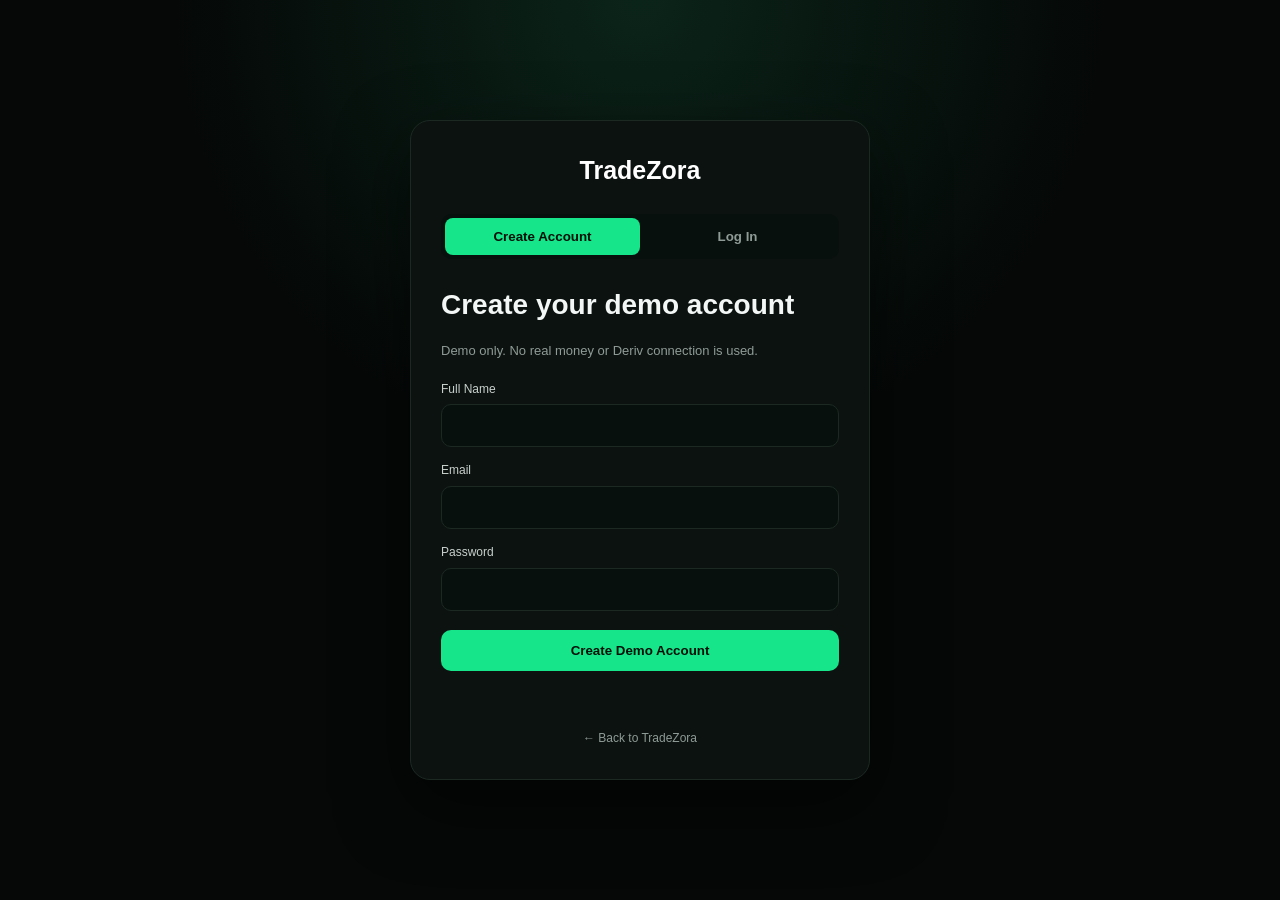
<file: admin.html>
<!DOCTYPE html>
<html lang="en">
<head>
<meta charset="UTF-8">
<meta name="viewport" content="width=device-width, initial-scale=1.0, viewport-fit=cover">
<meta name="theme-color" content="#050807">
<title>TradeZora — Admin Panel</title>
<style>
*{box-sizing:border-box}html,body{margin:0;padding:0;min-height:100%;font-family:Inter,system-ui,-apple-system,BlinkMacSystemFont,"Segoe UI",sans-serif;background:#050807;color:#edf7f2}body{padding-bottom:30px}button,input{font:inherit}button{cursor:pointer}a{text-decoration:none;color:inherit}:root{--bg:#050807;--panel:#09100d;--border:#173528;--green:#16e58a;--muted:#8f9b96;--red:#ff4f61}
.topbar{position:sticky;top:0;z-index:50;min-height:68px;padding:12px 16px;display:flex;align-items:center;justify-content:space-between;gap:12px;background:rgba(5,8,7,.96);border-bottom:1px solid var(--border);backdrop-filter:blur(12px)}.brand{display:flex;align-items:center;gap:10px}.logo{width:42px;height:42px;border:2px solid var(--green);border-radius:12px;display:grid;place-items:center;color:var(--green);font-weight:900}.brand strong{display:block;font-size:17px}.brand small{display:block;color:var(--muted);font-size:11px;margin-top:2px}.demo{border:1px solid #5d3b86;background:#211632;color:#d8b9ff;border-radius:999px;padding:6px 9px;font-size:10px;font-weight:800}.back{border:1px solid var(--border);background:var(--panel);border-radius:11px;padding:10px 12px;font-size:12px;font-weight:700}
.wrap{width:min(1100px,100%);margin:auto;padding:18px 14px}.hero{border:1px solid var(--border);background:#0b1712;border-radius:18px;padding:18px;margin-bottom:14px}.hero h1{margin:0 0 5px;font-size:25px}.hero p{margin:0;color:var(--muted);font-size:13px;line-height:1.5}.chip{display:inline-flex;margin-top:12px;padding:7px 10px;border-radius:999px;background:rgba(22,229,138,.09);border:1px solid rgba(22,229,138,.3);color:var(--green);font-size:11px;font-weight:800}.notice{border:1px solid #5b4b24;background:#17140b;color:#d9c98c;border-radius:14px;padding:12px 13px;margin-bottom:14px;font-size:12px;line-height:1.45}
.stats{display:grid;grid-template-columns:repeat(2,1fr);gap:10px;margin-bottom:16px}.stat{background:var(--panel);border:1px solid var(--border);border-radius:15px;padding:14px}.label{font-size:11px;color:var(--muted)}.value{font-size:22px;font-weight:900;margin-top:7px}.sub{font-size:10px;color:var(--muted);margin-top:4px}.nav{display:flex;gap:8px;overflow:auto;padding-bottom:8px;margin-bottom:12px;scrollbar-width:none}.nav::-webkit-scrollbar{display:none}.nav button{white-space:nowrap;border:1px solid var(--border);background:var(--panel);color:#cbd7d2;border-radius:10px;padding:10px 12px;font-size:12px;font-weight:700}.nav button.active{border-color:var(--green);background:rgba(22,229,138,.09);color:var(--green)}
.section{display:none;background:var(--panel);border:1px solid var(--border);border-radius:17px;padding:15px;margin-bottom:14px}.section.active{display:block}.head{display:flex;align-items:center;justify-content:space-between;gap:10px;margin-bottom:13px}.section h2{font-size:17px;margin:0}.head span{font-size:11px;color:var(--muted)}.search{width:100%;background:#060b09;color:#edf7f2;border:1px solid var(--border);border-radius:11px;padding:12px;outline:none;margin-bottom:12px}.empty{border:1px dashed #234536;border-radius:13px;padding:22px 14px;text-align:center;color:var(--muted);font-size:12px;line-height:1.5}.empty strong{display:block;color:#dce8e3;margin-bottom:5px}.grid{display:grid;grid-template-columns:1fr 1fr;gap:10px}.action{min-height:88px;text-align:left;background:#07100c;border:1px solid var(--border);border-radius:14px;padding:13px;color:#edf7f2}.action b{display:block;font-size:13px;margin-bottom:6px}.action span{font-size:10px;color:var(--muted);line-height:1.4}.profile{display:flex;align-items:center;gap:12px;padding:13px;border:1px solid var(--border);border-radius:14px;background:#07100c}.avatar{width:45px;height:45px;border-radius:50%;display:grid;place-items:center;background:rgba(22,229,138,.12);border:1px solid rgba(22,229,138,.35);color:var(--green);font-weight:900}.profile small{display:block;color:var(--muted);margin-top:3px;font-size:11px;word-break:break-all}.refresh{border:1px solid var(--border);background:#07100c;color:#dce8e3;border-radius:10px;padding:8px 10px;font-size:11px;font-weight:700}.status{margin-top:12px;padding:11px;border-radius:11px;font-size:11px;display:none}.status.ok{display:block;background:rgba(22,229,138,.08);border:1px solid rgba(22,229,138,.25);color:var(--green)}.status.error{display:block;background:rgba(255,79,97,.08);border:1px solid rgba(255,79,97,.25);color:#ff9ba7}.footer{padding:10px 4px;color:#62716a;font-size:10px;text-align:center} .user-list{display:grid;gap:10px}.user-card{border:1px solid var(--border);border-radius:13px;background:#07100c;padding:13px}.user-card-top{display:flex;justify-content:space-between;align-items:flex-start;gap:10px}.user-card h3{margin:0 0 4px;font-size:14px;overflow-wrap:anywhere}.user-card .email{font-size:11px;color:var(--muted);overflow-wrap:anywhere}.user-meta{display:grid;grid-template-columns:1fr 1fr;gap:8px;margin-top:11px}.user-meta div{border:1px solid #14291e;border-radius:8px;padding:8px;min-width:0}.user-meta small{display:block;color:var(--muted);font-size:9px;margin-bottom:4px}.user-meta span{font-size:11px;overflow-wrap:anywhere}.user-badge{display:inline-block;padding:5px 7px;border-radius:7px;font-size:9px;font-weight:800;text-transform:uppercase;background:#102019;color:var(--green);border:1px solid #20543b}.user-badge.inactive,.user-badge.suspended,.user-badge.disabled{background:#211014;color:#ff9ba7;border-color:#5a2930}.user-tools{display:grid;grid-template-columns:1fr;gap:8px;margin-bottom:12px}.user-tools .search{margin:0}.pager{display:flex;align-items:center;justify-content:space-between;gap:8px;margin-top:12px;color:var(--muted);font-size:11px}.pager button{border:1px solid var(--border);background:#07100c;color:#dce8e3;border-radius:9px;padding:8px 10px;font-size:11px;font-weight:700}.pager button:disabled{opacity:.4;cursor:not-allowed}.kyc-tools{display:grid;grid-template-columns:1fr;gap:8px;margin-bottom:12px}.kyc-tools .search{margin:0}.kyc-list{display:grid;gap:12px}.kyc-card{border:1px solid var(--border);border-radius:14px;background:#07100c;padding:14px}.kyc-card-head{display:flex;align-items:flex-start;justify-content:space-between;gap:10px}.kyc-card h3{margin:0 0 5px;font-size:14px;overflow-wrap:anywhere}.kyc-card .email{color:var(--muted);font-size:11px;overflow-wrap:anywhere}.kyc-badge{display:inline-block;padding:6px 8px;border-radius:7px;font-size:9px;font-weight:900;background:#21190b;border:1px solid #594521;color:#ffc66d;white-space:nowrap}.kyc-badge.approved{background:#102019;border-color:#20543b;color:var(--green)}.kyc-badge.rejected{background:#211014;border-color:#5a2930;color:#ff9ba7}.kyc-details{display:grid;grid-template-columns:1fr 1fr;gap:9px;margin-top:13px}.kyc-detail{padding:9px;border:1px solid #14291e;border-radius:9px;min-width:0}.kyc-detail small{display:block;color:var(--muted);font-size:9px;margin-bottom:5px}.kyc-detail span{display:block;font-size:11px;overflow-wrap:anywhere;white-space:pre-wrap}.kyc-notes{margin-top:9px;padding:10px;border-radius:9px;background:#0a1510;color:#cbd7d2;font-size:11px;line-height:1.5;white-space:pre-wrap;overflow-wrap:anywhere}.kyc-actions{display:flex;gap:8px;margin-top:12px}.kyc-actions button{flex:1;border-radius:9px;padding:10px 8px;font-size:11px;font-weight:800;border:1px solid var(--border)}.approve-kyc{background:#10301f;border-color:#20543b!important;color:var(--green)}.reject-kyc{background:#2a1115;border-color:#5a2930!important;color:#ff9ba7}.kyc-actions button:disabled{opacity:.5;cursor:wait}@media(min-width:700px){.wrap{padding:24px 20px}.user-tools{grid-template-columns:1fr 180px auto}.stats{grid-template-columns:repeat(4,1fr)}.grid{grid-template-columns:repeat(4,1fr)}.hero{padding:24px}.kyc-tools{grid-template-columns:180px 1fr auto}.kyc-card{padding:17px}}
</style>
</head>
<body>
<header class="topbar"><div class="brand"><div class="logo">TZ</div><div><strong>TradeZora</strong><small>Administrator Console</small></div></div><div style="display:flex;align-items:center;gap:8px"><span class="demo">DEMO</span><a class="back" href="dashboard.html">← Trade</a></div></header>
<main class="wrap">
<section class="hero"><h1>Admin Panel</h1><p>Manage the TradeZora platform from one protected control centre.</p><span class="chip">◆ OWNER ADMIN</span></section>
<div class="notice"><strong>Demo mode:</strong> this control panel is currently connected to the standalone TradeZora demo platform. No real-money deposits, withdrawals or live broker trades are processed here.</div>
<section class="stats"><div class="stat"><div class="label">TOTAL USERS</div><div class="value" id="totalUsers">—</div><div class="sub">Backend statistics</div></div><div class="stat"><div class="label">PENDING KYC</div><div class="value" id="pendingKyc">—</div><div class="sub">Backend statistics</div></div><div class="stat"><div class="label">DEPOSITS</div><div class="value" id="deposits">—</div><div class="sub">Backend statistics</div></div><div class="stat"><div class="label">WITHDRAWALS</div><div class="value" id="withdrawals">—</div><div class="sub">Backend statistics</div></div></section>
<nav class="nav"><button class="active" data-tab="overview">Overview</button><button data-tab="users">Users</button><button data-tab="kyc">KYC</button><button data-tab="deposits">Deposits</button><button data-tab="withdrawals">Withdrawals</button><button data-tab="trades">Trades</button><button data-tab="ledger">Ledger</button><button data-tab="settings">Settings</button></nav>
<section class="section active" id="overview"><div class="head"><h2>Overview</h2><button class="refresh" id="refreshBtn">Refresh</button></div><div class="profile"><div class="avatar" id="avatar">D</div><div><strong id="adminName">Checking admin session…</strong><small id="adminEmail">—</small></div></div><div class="grid" style="margin-top:12px"><button class="action" data-target="users"><b>👥 Users</b><span>View registered accounts, status and account information.</span></button><button class="action" data-target="kyc"><b>🪪 KYC</b><span>Review verification records when the KYC system is connected.</span></button><button class="action" data-target="deposits"><b>↓ Deposits</b><span>Monitor deposit requests and transaction records.</span></button><button class="action" data-target="withdrawals"><b>↑ Withdrawals</b><span>Monitor withdrawal requests and their status.</span></button><button class="action" data-target="trades"><b>📈 Trades</b><span>Review demo trade activity, outcomes and P/L.</span></button><button class="action" data-target="ledger"><b>▤ Ledger</b><span>Track balance movements and audit records.</span></button><button class="action" data-target="settings"><b>⚙ Settings</b><span>Platform controls and administrative configuration.</span></button></div><div id="sessionStatus" class="status"></div></section>
<section class="section" id="users"><div class="head"><h2>Users</h2><button class="refresh" id="refreshUsers">Refresh</button></div><div class="user-tools"><input id="userSearch" class="search" placeholder="Search by name or email…"><select id="userStatus" class="search"><option value="">All account statuses</option><option value="active">Active</option><option value="suspended">Suspended</option><option value="disabled">Disabled</option></select><button class="refresh" id="searchUsers">Search</button></div><div id="usersMessage" class="empty"><strong>Loading registered users…</strong>Only owner-admin accounts can view user records.</div><div id="usersList" class="user-list"></div><div class="pager"><button id="usersPrev" disabled>← Previous</button><span id="usersPage">Page 1</span><button id="usersNext" disabled>Next →</button></div></section>
<section class="section" id="kyc"><div class="head"><h2>KYC Applications</h2><button class="refresh" id="refreshKyc">Refresh</button></div><div class="kyc-tools"><select id="kycStatusFilter" class="search"><option value="">All statuses</option><option value="pending">Pending</option><option value="approved">Approved</option><option value="rejected">Rejected</option></select><input id="kycSearch" class="search" placeholder="Search name or email…"><button class="refresh" id="searchKyc">Search</button></div><div id="kycMessage" class="empty"><strong>Loading identity applications…</strong>Only owner-admin accounts can review applications.</div><div id="kycList" class="kyc-list"></div></section>
<section class="section" id="deposits"><div class="head"><h2>Deposits</h2><span>Transaction control</span></div><div class="empty"><strong>No live deposit processor is connected.</strong>Deposit requests and transaction statuses will populate this section after payment infrastructure is implemented.</div></section>
<section class="section" id="withdrawals"><div class="head"><h2>Withdrawals</h2><span>Transaction control</span></div><div class="empty"><strong>No live withdrawal processor is connected.</strong>Withdrawal requests and approval history will populate this section after payment infrastructure is implemented.</div></section>
<section class="section" id="trades"><div class="head"><h2>Trades</h2><span>Demo activity</span></div><div class="empty"><strong>Trade activity endpoint is next.</strong>This section will show user, market, contract type, stake, entry, exit, result and P/L from the server-side trade ledger.</div></section>
<section class="section" id="ledger"><div class="head"><h2>Ledger</h2><span>Audit trail</span></div><div class="empty"><strong>Ledger endpoint is next.</strong>Balance changes should be recorded as auditable transactions rather than direct balance edits.</div></section>
<section class="section" id="settings"><div class="head"><h2>Platform Settings</h2><span>Owner controls</span></div><div class="grid"><div class="action"><b>Platform mode</b><span>Standalone DEMO</span></div><div class="action"><b>Broker connection</b><span>Not connected</span></div><div class="action"><b>Payments</b><span>Not connected</span></div><div class="action"><b>Admin account</b><span>Owner-only access</span></div></div></section>
<div class="footer">TradeZora Admin Console • Protected owner area</div>
</main>
<script>
(()=>{
"use strict";
const API_BASE="https://tradezora-backend-use.onrender.com";
const ADMIN_EMAIL="davieswaweru123@gmail.com";
const $=s=>document.querySelector(s);
function showSection(id){document.querySelectorAll(".section").forEach(x=>x.classList.toggle("active",x.id===id));document.querySelectorAll(".nav button").forEach(x=>x.classList.toggle("active",x.dataset.tab===id));window.scrollTo({top:0,behavior:"smooth"})}
document.querySelectorAll(".nav button").forEach(b=>b.addEventListener("click",()=>showSection(b.dataset.tab)));
document.querySelectorAll("[data-target]").forEach(b=>b.addEventListener("click",()=>showSection(b.dataset.target)));
async function verifyAdmin(){
 const token=localStorage.getItem("tradezoraAuthToken");
 if(!token){location.href="auth.html";return}
 try{
  const r=await fetch(`${API_BASE}/api/admin/me`,{headers:{Authorization:`Bearer ${token}`,Accept:"application/json"}});
  if(!r.ok)throw new Error("Admin authorization failed.");
  const data=await r.json();
  const admin=data.admin||data.user||data.account||data;
  const email=String(admin.email||"").trim().toLowerCase();
  if(email!==ADMIN_EMAIL)throw new Error("This account is not authorized.");
  const name=String(admin.name||"Davies").trim()||"Davies";
  $("#adminName").textContent=name;$("#adminEmail").textContent=email;$("#avatar").textContent=name.charAt(0).toUpperCase();
  $("#sessionStatus").textContent="Admin authorization verified.";$("#sessionStatus").className="status ok";
 }catch(e){console.error(e);$("#sessionStatus").textContent="Admin authorization failed. Returning to dashboard.";$("#sessionStatus").className="status error";setTimeout(()=>location.href="dashboard.html",1200)}
}

let usersOffset=0;const usersLimit=25;
function safeDate(value){if(!value)return "—";const d=new Date(value);return Number.isNaN(d.getTime())?String(value):d.toLocaleDateString();}
function money(value){const n=Number(value);return Number.isFinite(n)?n.toLocaleString(undefined,{style:"currency",currency:"USD"}):"—";}
async function loadStats(){
 const token=localStorage.getItem("tradezoraAuthToken");if(!token)return;
 try{const r=await fetch(`${API_BASE}/api/admin/stats`,{headers:{Authorization:`Bearer ${token}`,Accept:"application/json"}});const data=await r.json().catch(()=>({}));if(!r.ok||!data.success)throw new Error(data.error||"Could not load statistics.");const st=data.stats||{};
 $("#totalUsers").textContent=st.total_users??"—";$("#pendingKyc").textContent=st.pending_kyc??"—";$("#deposits").textContent=st.pending_deposits??"—";$("#withdrawals").textContent=st.pending_withdrawals??"—";
 }catch(e){console.error("Admin stats:",e);["#totalUsers","#pendingKyc","#deposits","#withdrawals"].forEach(id=>$(id).textContent="!");}
}
function usersMessage(message,error=false){const el=$("#usersMessage");el.style.display="block";el.innerHTML=`<strong>${escapeHtml(message)}</strong>${error?"Check your admin session and backend deployment.":""}`;}
async function loadUsers(reset=false){
 if(reset)usersOffset=0;const token=localStorage.getItem("tradezoraAuthToken");if(!token){location.href="auth.html";return;}
 const params=new URLSearchParams({limit:String(usersLimit),offset:String(usersOffset)});const search=$("#userSearch").value.trim();const status=$("#userStatus").value;if(search)params.set("search",search);if(status)params.set("status",status);
 $("#usersList").innerHTML="";usersMessage("Loading registered users…");$("#searchUsers").disabled=true;
 try{const r=await fetch(`${API_BASE}/api/admin/users?${params}`,{headers:{Authorization:`Bearer ${token}`,Accept:"application/json"}});const data=await r.json().catch(()=>({}));if(!r.ok||!data.success)throw new Error(data.error||"Could not load users.");const rows=Array.isArray(data.users)?data.users:[];const pg=data.pagination||{};if(!rows.length){usersMessage("No registered users match this search.");$("#usersPage").textContent=`0 users`;$("#usersPrev").disabled=usersOffset===0;$("#usersNext").disabled=true;return;}
 $("#usersMessage").style.display="none";$("#usersList").innerHTML=rows.map(u=>{const state=String(u.status||"active").toLowerCase();return `<article class="user-card"><div class="user-card-top"><div><h3>${escapeHtml(u.name||"Unnamed user")}</h3><div class="email">${escapeHtml(u.email||"")}</div></div><span class="user-badge ${escapeHtml(state)}">${escapeHtml(state)}</span></div><div class="user-meta"><div><small>User ID</small><span>${escapeHtml(u.id)}</span></div><div><small>Demo balance</small><span>${money(u.balance)}</span></div><div><small>KYC status</small><span>${escapeHtml(String(u.kyc_status||"not_submitted").replaceAll("_"," "))}</span></div><div><small>Registered</small><span>${escapeHtml(safeDate(u.created_at))}</span></div><div><small>Role</small><span>${escapeHtml(u.role||"user")}</span></div><div><small>Last login</small><span>${escapeHtml(safeDate(u.last_login_at))}</span></div></div></article>`;}).join("");
 const total=Number(pg.total||0);$("#usersPage").textContent=`Showing ${usersOffset+1}–${usersOffset+rows.length} of ${total}`;$("#usersPrev").disabled=usersOffset===0;$("#usersNext").disabled=!pg.has_more;
 }catch(e){console.error("Load users:",e);usersMessage(e.message||"Could not load users.",true);$("#usersPrev").disabled=usersOffset===0;$("#usersNext").disabled=true;}finally{$("#searchUsers").disabled=false;}
}
function escapeHtml(value){return String(value??"").replace(/[&<>"']/g,ch=>({"&":"&amp;","<":"&lt;",">":"&gt;",'"':"&quot;","'":"&#39;"}[ch]));}
function formatKycDate(value){if(!value)return "—";const d=new Date(value);return Number.isNaN(d.getTime())?String(value):d.toLocaleString();}
function kycMessage(message,error=false){const el=$("#kycMessage");el.style.display="block";el.innerHTML=`<strong>${escapeHtml(message)}</strong>${error?"Check your admin session and backend deployment.":""}`;}
async function loadKyc(){
 const token=localStorage.getItem("tradezoraAuthToken");
 if(!token){location.href="auth.html";return;}
 const status=$("#kycStatusFilter").value;
 const search=$("#kycSearch").value.trim();
 const params=new URLSearchParams();if(status)params.set("status",status);if(search)params.set("search",search);
 $("#kycList").innerHTML="";kycMessage("Loading identity applications…");
 try{
  const r=await fetch(`${API_BASE}/api/admin/kyc${params.toString()?"?"+params.toString():""}`,{headers:{Authorization:`Bearer ${token}`,Accept:"application/json"}});
  const data=await r.json().catch(()=>({}));
  if(!r.ok||!data.success)throw new Error(data.error||"Could not load KYC applications.");
  const rows=Array.isArray(data.applications)?data.applications:[];
  if(!rows.length){kycMessage("No identity applications match this filter.");return;}
  $("#kycMessage").style.display="none";
  $("#kycList").innerHTML=rows.map(a=>{
   const state=String(a.status||"pending").toLowerCase();
   const docType=({national_id:"National ID",passport:"Passport",driving_licence:"Driving licence",other:"Other"})[a.document_type]||a.document_type||"—";
   const reviewActions=state==="pending"?`<div class="kyc-actions"><button class="approve-kyc" data-kyc-action="approve" data-kyc-id="${Number(a.id)}">Approve</button><button class="reject-kyc" data-kyc-action="reject" data-kyc-id="${Number(a.id)}">Reject</button></div>`:"";
   return `<article class="kyc-card"><div class="kyc-card-head"><div><h3>${escapeHtml(a.legal_name||a.account_name||"Applicant")}</h3><div class="email">${escapeHtml(a.email||"")}</div></div><span class="kyc-badge ${escapeHtml(state)}">${escapeHtml(state.replaceAll("_"," ").toUpperCase())}</span></div><div class="kyc-details"><div class="kyc-detail"><small>Account name</small><span>${escapeHtml(a.account_name||"—")}</span></div><div class="kyc-detail"><small>Date of birth</small><span>${escapeHtml(a.date_of_birth?String(a.date_of_birth).slice(0,10):"—")}</span></div><div class="kyc-detail"><small>Country</small><span>${escapeHtml(a.country||"—")}</span></div><div class="kyc-detail"><small>Document type</small><span>${escapeHtml(docType)}</span></div><div class="kyc-detail"><small>Reference (if supplied)</small><span>${escapeHtml(a.document_reference||"Not provided")}</span></div><div class="kyc-detail"><small>Submitted</small><span>${escapeHtml(formatKycDate(a.submitted_at))}</span></div></div>${a.notes?`<div class="kyc-notes"><strong>Applicant notes:</strong> ${escapeHtml(a.notes)}</div>`:""}${a.rejection_reason?`<div class="kyc-notes"><strong>Rejection reason:</strong> ${escapeHtml(a.rejection_reason)}</div>`:""}${reviewActions}</article>`;
  }).join("");
 }catch(e){console.error("Load KYC applications:",e);kycMessage(e.message||"Could not load KYC applications.",true);}
}
async function reviewKyc(id,status){
 const token=localStorage.getItem("tradezoraAuthToken");
 let reason="";
 if(status==="rejected"){
  reason=prompt("Enter the reason for rejecting this application:");
  if(reason===null)return;
  reason=reason.trim();
  if(!reason){alert("A rejection reason is required.");return;}
 }
 const button=document.querySelector(`[data-kyc-id="${id}"][data-kyc-action="${status==="approved"?"approve":"reject"}"]`);
 if(button){button.disabled=true;button.textContent="Saving…";}
 try{
  const r=await fetch(`${API_BASE}/api/admin/kyc/${encodeURIComponent(id)}`,{method:"PATCH",headers:{"Content-Type":"application/json",Authorization:`Bearer ${token}`},body:JSON.stringify({status,rejection_reason:reason})});
  const data=await r.json().catch(()=>({}));if(!r.ok||!data.success)throw new Error(data.error||"Could not update application.");
  await loadKyc();
 }catch(e){alert(e.message||"Could not update application.");if(button){button.disabled=false;button.textContent=status==="approved"?"Approve":"Reject";}}
}
$("#kycList").addEventListener("click",event=>{const button=event.target.closest("button[data-kyc-action]");if(!button)return;const status=button.dataset.kycAction==="approve"?"approved":"rejected";reviewKyc(button.dataset.kycId,status);});
$("#refreshKyc").addEventListener("click",loadKyc);
$("#searchKyc").addEventListener("click",loadKyc);
$("#kycStatusFilter").addEventListener("change",loadKyc);
$("#kycSearch").addEventListener("keydown",event=>{if(event.key==="Enter")loadKyc();});
$("#refreshUsers").addEventListener("click",()=>loadUsers());
$("#searchUsers").addEventListener("click",()=>loadUsers(true));
$("#userStatus").addEventListener("change",()=>loadUsers(true));
$("#userSearch").addEventListener("keydown",event=>{if(event.key==="Enter")loadUsers(true);});
$("#usersPrev").addEventListener("click",()=>{usersOffset=Math.max(0,usersOffset-usersLimit);loadUsers();});
$("#usersNext").addEventListener("click",()=>{usersOffset+=usersLimit;loadUsers();});
$("#refreshBtn").addEventListener("click",()=>{verifyAdmin();loadStats();loadUsers();loadKyc();});
verifyAdmin();loadStats();loadUsers();loadKyc();
})();
</script>
</body>
</html>
</file>
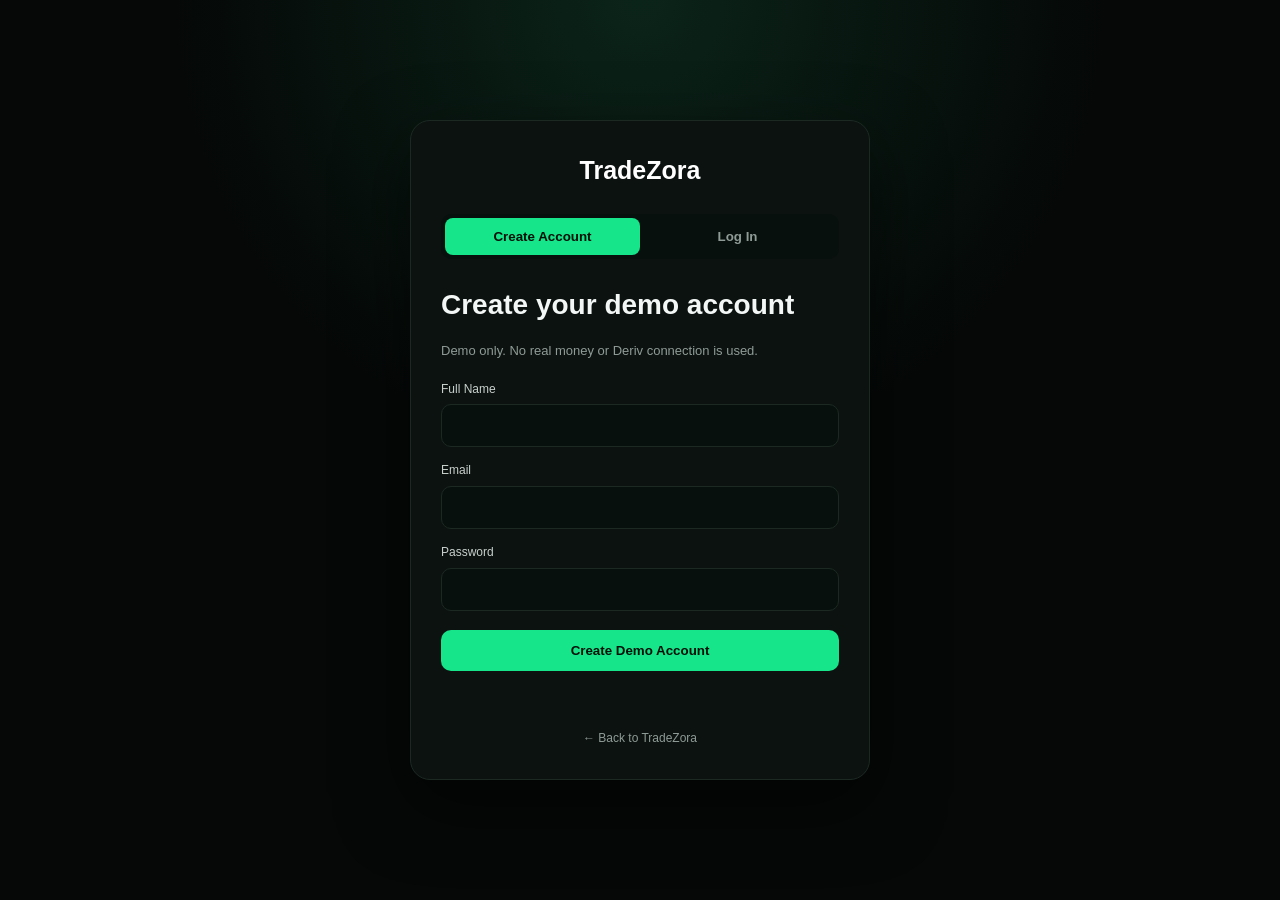
<file: auth.html>
<!DOCTYPE html>
<html lang="en">
<head>
<meta charset="UTF-8">
<meta name="viewport" content="width=device-width,initial-scale=1.0">
<title>TradeZora — Account</title>
<link rel="stylesheet" href="styles.css">

<style>
body{
  min-height:100vh;
  display:grid;
  place-items:center;
  background:radial-gradient(circle at 50% 0,#0b2419 0,#050807 42%);
}

.auth{
  width:min(460px,calc(100% - 30px));
  background:#0c1210;
  border:1px solid #1c2923;
  border-radius:20px;
  padding:30px;
  box-shadow:0 25px 70px #0008;
}

.auth .logo{
  display:block;
  text-align:center;
  margin-bottom:25px;
  color:#fff;
  text-decoration:none;
  font-size:25px;
  font-weight:800;
}

.auth .logo span{
  color:#fff;
}

.tabs{
  display:grid;
  grid-template-columns:1fr 1fr;
  background:#07100c;
  padding:4px;
  border-radius:10px;
  margin-bottom:24px;
}

.tabs button{
  border:0;
  background:transparent;
  color:#8f9b96;
  padding:11px;
  border-radius:8px;
  font-weight:700;
  cursor:pointer;
}

.tabs button.active{
  background:#16e58a;
  color:#031009;
}

.form{
  display:grid;
  gap:14px;
}

.form h1{
  font-size:28px;
  margin:0;
}

.form p{
  color:#8f9b96;
  font-size:13px;
  margin:0 0 5px;
}

.form label{
  font-size:12px;
  color:#c8d0cc;
}

.form input{
  width:100%;
  margin-top:6px;
  padding:13px;
  border-radius:10px;
  border:1px solid #1c2923;
  background:#07100c;
  color:#fff;
  outline:0;
  box-sizing:border-box;
}

.form input:focus{
  border-color:#16e58a;
}

.form button{
  padding:13px;
  border:0;
  border-radius:10px;
  background:#16e58a;
  color:#031009;
  font-weight:800;
  cursor:pointer;
  margin-top:5px;
}

.form button:disabled{
  opacity:.65;
  cursor:not-allowed;
}

.msg{
  min-height:20px;
  color:#16e58a;
  font-size:12px;
  text-align:center;
  line-height:1.5;
}

.error{
  color:#ff5d6c;
}

.forgot-link{
  display:block;
  text-align:right;
  margin-top:-5px;
  color:#16e58a;
  font-size:12px;
  text-decoration:none;
  cursor:pointer;
}

.forgot-link:hover{
  text-decoration:underline;
}

.back{
  text-align:center;
  margin-top:20px;
}

.back a{
  color:#8f9b96;
  text-decoration:none;
  font-size:12px;
}

.back a:hover{
  color:#16e58a;
}

.secondary-link{
  display:block;
  text-align:center;
  margin-top:4px;
  color:#8f9b96;
  font-size:12px;
  text-decoration:none;
  cursor:pointer;
}

.secondary-link:hover{
  color:#16e58a;
}

.notice{
  background:#071710;
  border:1px solid #173528;
  border-radius:10px;
  padding:12px;
  color:#8f9b96;
  font-size:12px;
  line-height:1.5;
  text-align:center;
}

@media(max-width:520px){
  .auth{
    padding:24px 20px;
    border-radius:16px;
  }

  .form h1{
    font-size:25px;
  }
}
</style>
</head>

<body>

<main class="auth">

<a class="logo" href="index.html">
  <span>Trade</span>Zora
</a>

<div class="tabs">
  <button id="signupTab" class="active" type="button">
    Create Account
  </button>

  <button id="loginTab" type="button">
    Log In
  </button>
</div>


<!-- CREATE ACCOUNT -->

<form id="signup" class="form">

  <h1>Create your demo account</h1>

  <p>
    Demo only. No real money or Deriv connection is used.
  </p>

  <label>
    Full Name
    <input
      id="signupName"
      type="text"
      autocomplete="name"
      required
    >
  </label>

  <label>
    Email
    <input
      id="signupEmail"
      type="email"
      autocomplete="email"
      required
    >
  </label>

  <label>
    Password
    <input
      id="signupPassword"
      type="password"
      minlength="8"
      autocomplete="new-password"
      required
    >
  </label>

  <button id="signupButton" type="submit">
    Create Demo Account
  </button>

  <div id="signupMsg" class="msg"></div>

</form>


<!-- LOGIN -->

<form id="login" class="form" style="display:none">

  <h1>Welcome back</h1>

  <p>
    Log in to your TradeZora demo account.
  </p>

  <label>
    Email
    <input
      id="loginEmail"
      type="email"
      autocomplete="email"
      required
    >
  </label>

  <label>
    Password
    <input
      id="loginPassword"
      type="password"
      autocomplete="current-password"
      required
    >
  </label>

  <a
    id="forgotLink"
    class="forgot-link"
    href="#"
  >
    Forgot password?
  </a>

  <button id="loginButton" type="submit">
    Log In
  </button>

  <div id="loginMsg" class="msg"></div>

</form>


<!-- FORGOT PASSWORD -->

<form id="forgotPassword" class="form" style="display:none">

  <h1>Reset your password</h1>

  <p>
    Enter the email address connected to your TradeZora account.
  </p>

  <label>
    Email
    <input
      id="forgotEmail"
      type="email"
      autocomplete="email"
      required
    >
  </label>

  <button id="forgotButton" type="submit">
    Send Reset Link
  </button>

  <div id="forgotMsg" class="msg"></div>

  <a
    id="backToLogin"
    class="secondary-link"
    href="#"
  >
    ← Back to Log In
  </a>

</form>


<div class="back">
  <a href="index.html">← Back to TradeZora</a>
</div>

</main>


<script>

/* =========================================================
   TRADEZORA BACKEND
   ========================================================= */

const API_BASE =
  "https://tradezora-backend-use.onrender.com";


document.addEventListener("DOMContentLoaded", () => {

  const signupTab =
    document.getElementById("signupTab");

  const loginTab =
    document.getElementById("loginTab");

  const signupForm =
    document.getElementById("signup");

  const loginForm =
    document.getElementById("login");

  const forgotForm =
    document.getElementById("forgotPassword");


  const signupName =
    document.getElementById("signupName");

  const signupEmail =
    document.getElementById("signupEmail");

  const signupPassword =
    document.getElementById("signupPassword");


  const loginEmail =
    document.getElementById("loginEmail");

  const loginPassword =
    document.getElementById("loginPassword");


  const forgotEmail =
    document.getElementById("forgotEmail");


  const signupMsg =
    document.getElementById("signupMsg");

  const loginMsg =
    document.getElementById("loginMsg");

  const forgotMsg =
    document.getElementById("forgotMsg");


  const signupButton =
    document.getElementById("signupButton");

  const loginButton =
    document.getElementById("loginButton");

  const forgotButton =
    document.getElementById("forgotButton");


  const forgotLink =
    document.getElementById("forgotLink");

  const backToLogin =
    document.getElementById("backToLogin");


  /* =========================================================
     SHOW FORM
     ========================================================= */

  function showForm(type){

    signupForm.style.display =
      type === "signup" ? "grid" : "none";

    loginForm.style.display =
      type === "login" ? "grid" : "none";

    forgotForm.style.display =
      type === "forgot" ? "grid" : "none";


    signupTab.classList.toggle(
      "active",
      type === "signup"
    );

    loginTab.classList.toggle(
      "active",
      type === "login"
    );


    signupMsg.textContent = "";
    loginMsg.textContent = "";
    forgotMsg.textContent = "";
  }


  /* =========================================================
     TAB SWITCHING
     ========================================================= */

  signupTab.onclick = () =>
    showForm("signup");

  loginTab.onclick = () =>
    showForm("login");


  forgotLink.onclick = (e) => {

    e.preventDefault();

    if(loginEmail.value.trim()){
      forgotEmail.value =
        loginEmail.value.trim();
    }

    showForm("forgot");

  };


  backToLogin.onclick = (e) => {

    e.preventDefault();

    if(forgotEmail.value.trim()){
      loginEmail.value =
        forgotEmail.value.trim();
    }

    showForm("login");

  };


  /* =========================================================
     SAVE BACKEND SESSION
     ========================================================= */

  function saveSession(data){

    /*
      IMPORTANT:
      The TradeZora backend returns:

      session_token

      NOT:

      token
    */

    if(!data || !data.session_token){

      throw new Error(
        "The server did not return a session token."
      );

    }


    localStorage.setItem(
      "tradezoraAuthToken",
      data.session_token
    );


    if(data.user){

      localStorage.setItem(
        "tradezoraDemoUser",
        JSON.stringify({
          id:data.user.id,
          name:data.user.name,
          email:data.user.email
        })
      );


      if(
        data.user.balance !== undefined &&
        data.user.balance !== null
      ){

        localStorage.setItem(
          "tradezoraDemoBalance",
          String(data.user.balance)
        );

      }

    }

  }


  /* =========================================================
     CREATE ACCOUNT
     ========================================================= */

  signupForm.onsubmit = async (e) => {

    e.preventDefault();


    signupMsg.style.color =
      "#8f9b96";

    signupMsg.textContent =
      "Creating your account…";

    signupButton.disabled = true;


    const name =
      signupName.value.trim();

    const email =
      signupEmail.value
        .trim()
        .toLowerCase();

    const password =
      signupPassword.value;


    /* Validate name */

    if(!name){

      signupMsg.style.color =
        "#ff5d6c";

      signupMsg.textContent =
        "Please enter your full name.";

      signupButton.disabled = false;

      return;

    }


    /* Validate email */

    if(!email){

      signupMsg.style.color =
        "#ff5d6c";

      signupMsg.textContent =
        "Please enter your email.";

      signupButton.disabled = false;

      return;

    }


    /* Validate password */

    if(password.length < 8){

      signupMsg.style.color =
        "#ff5d6c";

      signupMsg.textContent =
        "Password must be at least 8 characters.";

      signupButton.disabled = false;

      return;

    }


    try{

      const response =
        await fetch(
          `${API_BASE}/api/auth/register`,
          {
            method:"POST",

            headers:{
              "Content-Type":
                "application/json"
            },

            body:JSON.stringify({
              name,
              email,
              password
            })
          }
        );


      const data =
        await response.json()
          .catch(() => ({}));


      if(!response.ok){

        throw new Error(
          data.error ||
          data.message ||
          "Unable to create your account."
        );

      }


      /* Save the real backend session */

      saveSession(data);


      signupMsg.style.color =
        "#16e58a";

      signupMsg.textContent =
        "Account created with $10,000 demo balance. Opening dashboard…";


      setTimeout(() => {

        window.location.href =
          "dashboard.html";

      },700);


    }catch(error){

      console.error(
        "TradeZora signup error:",
        error
      );


      signupMsg.style.color =
        "#ff5d6c";

      signupMsg.textContent =
        error.message ||
        "Unable to create your account.";

      signupButton.disabled = false;

    }

  };


  /* =========================================================
     LOGIN
     ========================================================= */

  loginForm.onsubmit = async (e) => {

    e.preventDefault();


    loginMsg.style.color =
      "#8f9b96";

    loginMsg.textContent =
      "Signing you in…";

    loginButton.disabled = true;


    const email =
      loginEmail.value
        .trim()
        .toLowerCase();

    const password =
      loginPassword.value;


    if(!email || !password){

      loginMsg.style.color =
        "#ff5d6c";

      loginMsg.textContent =
        "Please enter your email and password.";

      loginButton.disabled = false;

      return;

    }


    try{

      const response =
        await fetch(
          `${API_BASE}/api/auth/login`,
          {
            method:"POST",

            headers:{
              "Content-Type":
                "application/json"
            },

            body:JSON.stringify({
              email,
              password
            })
          }
        );


      const data =
        await response.json()
          .catch(() => ({}));


      if(!response.ok){

        throw new Error(
          data.error ||
          data.message ||
          "Invalid email or password."
        );

      }


      /* Save the real backend session */

      saveSession(data);


      loginMsg.style.color =
        "#16e58a";

      loginMsg.textContent =
        "Login successful. Opening dashboard…";


      setTimeout(() => {

        window.location.href =
          "dashboard.html";

      },500);


    }catch(error){

      console.error(
        "TradeZora login error:",
        error
      );


      loginMsg.style.color =
        "#ff5d6c";

      loginMsg.textContent =
        error.message ||
        "Unable to log in.";

      loginButton.disabled = false;

    }

  };


  /* =========================================================
     FORGOT PASSWORD
     ========================================================= */

  forgotForm.onsubmit = async (e) => {

    e.preventDefault();


    const email =
      forgotEmail.value
        .trim()
        .toLowerCase();


    if(!email){

      forgotMsg.style.color =
        "#ff5d6c";

      forgotMsg.textContent =
        "Please enter your email address.";

      return;

    }


    forgotMsg.style.color =
      "#8f9b96";

    forgotMsg.textContent =
      "Sending reset link…";

    forgotButton.disabled = true;


    try{

      const response =
        await fetch(
          `${API_BASE}/api/auth/forgot-password`,
          {
            method:"POST",

            headers:{
              "Content-Type":
                "application/json"
            },

            body:JSON.stringify({
              email
            })
          }
        );


      const data =
        await response.json()
          .catch(() => ({}));


      if(!response.ok){

        throw new Error(
          data.error ||
          data.message ||
          "Unable to send reset link."
        );

      }


      /*
        The backend intentionally gives a
        generic response so users cannot
        discover whether an email exists.
      */

      forgotMsg.style.color =
        "#16e58a";

      forgotMsg.textContent =
        data.message ||
        "If an account exists for that email, a password reset link has been sent. Check your inbox and spam folder.";


      forgotButton.disabled = false;


    }catch(error){

      console.error(
        "TradeZora forgot password error:",
        error
      );


      forgotMsg.style.color =
        "#ff5d6c";

      forgotMsg.textContent =
        error.message ||
        "Unable to send reset link.";

      forgotButton.disabled = false;

    }

  };

});

</script>

</body>
</html>
</file>
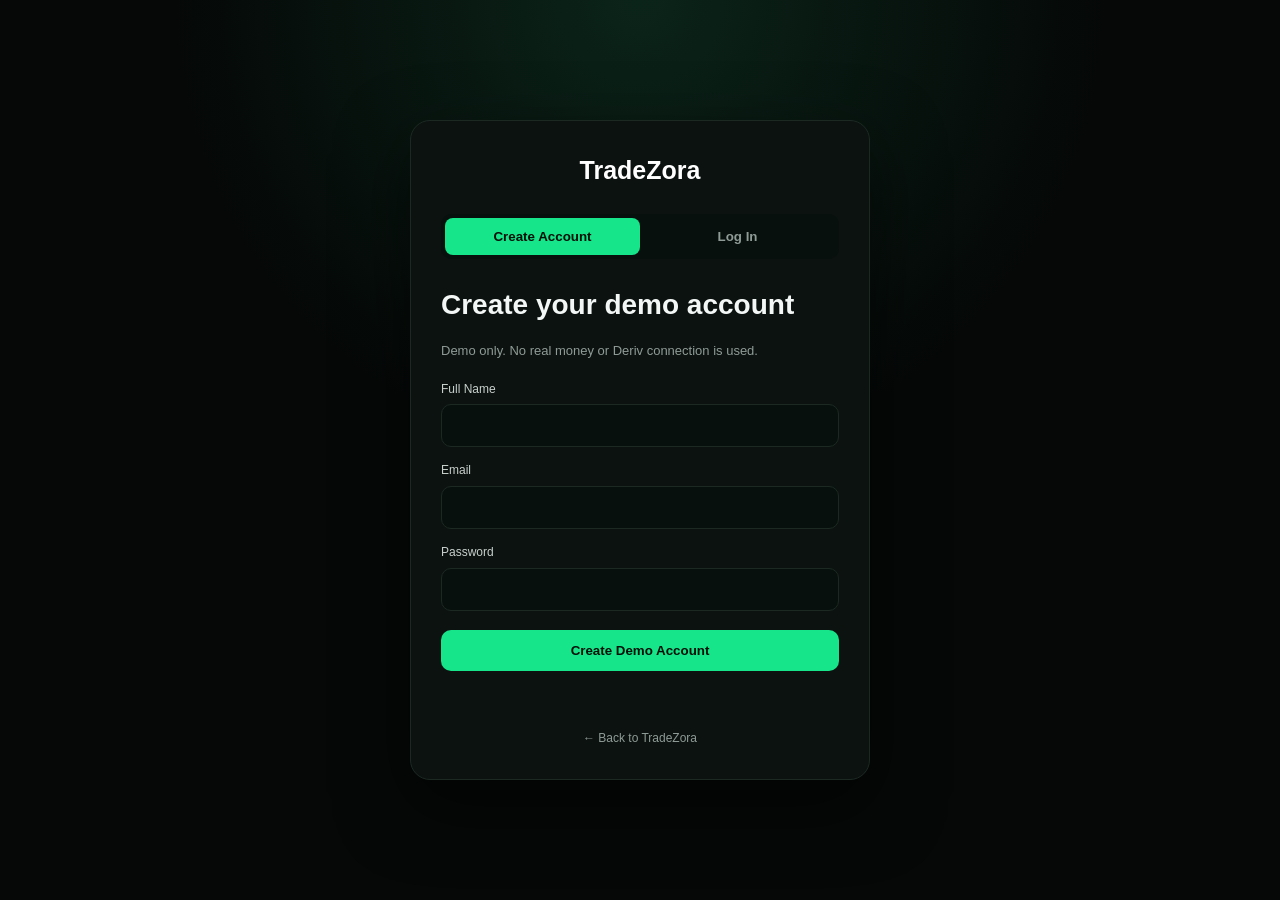
<file: dashboard.html>
<!DOCTYPE html>
<html lang="en">
<head>
  <meta charset="UTF-8">
  <meta name="viewport" content="width=device-width, initial-scale=1.0, viewport-fit=cover">
  <meta name="theme-color" content="#050807">
  <title>TradeZora — Trading</title>
  <style>
/* TradeZora mobile-first dashboard CSS */
:root{--bg:#050807;--panel:#09100d;--green:#16e58a;--red:#ff4f61;--text:#eef5f1;--muted:#899891;--border:#173528;--shadow:0 14px 40px rgba(0,0,0,.28)}
*{box-sizing:border-box}html{scroll-behavior:smooth;background:var(--bg)}body{margin:0;min-height:100vh;background:radial-gradient(circle at 50% -10%,rgba(22,229,138,.07),transparent 32%),var(--bg);color:var(--text);font-family:Inter,ui-sans-serif,system-ui,-apple-system,BlinkMacSystemFont,"Segoe UI",sans-serif;font-size:14px;padding-bottom:24px}button,input,select{font:inherit}button{cursor:pointer}a{color:inherit}
.overlay{position:fixed;inset:0;background:rgba(0,0,0,.62);opacity:0;visibility:hidden;transition:.2s;z-index:80}.overlay.show{opacity:1;visibility:visible}
.topbar{position:sticky;top:0;z-index:70;height:68px;display:flex;align-items:center;gap:12px;padding:0 18px;background:rgba(5,8,7,.97);border-bottom:1px solid var(--border);backdrop-filter:blur(12px)}
.menu-btn{width:44px;height:44px;flex:0 0 44px;border:1px solid #244334;border-radius:10px;background:#0b1510;display:grid;place-content:center;gap:4px}.menu-btn span{width:20px;height:2px;display:block;background:var(--text);border-radius:2px}
.mobile-logo{color:var(--green);text-decoration:none;font-weight:900;font-size:19px}.top-spacer{flex:1}.demo-badge{border:1px solid #4a3c74;background:#17112b;color:#bcaeff;border-radius:7px;padding:5px 8px;font-size:9px;font-weight:900}.balance-box{min-width:145px;padding:7px 13px;border:1px solid var(--border);border-radius:11px;background:#08110d;text-align:right}.balance-box small{display:block;color:var(--muted);font-size:9px;letter-spacing:.7px}.balance-box strong{display:block;color:var(--green);font-size:17px}.notification-btn{width:44px;height:44px;border:1px solid var(--border);border-radius:11px;background:#08110d;color:#fff}
.side-menu{position:fixed;top:0;left:0;width:min(330px,88vw);height:100vh;padding:18px;background:#060b08;border-right:1px solid var(--border);box-shadow:18px 0 50px rgba(0,0,0,.4);transform:translateX(-105%);transition:transform .24s ease;z-index:90;overflow-y:auto}.side-menu.open{transform:translateX(0)}.side-head{display:flex;align-items:center;justify-content:space-between;margin-bottom:20px}.side-brand{display:flex;align-items:center;gap:9px;color:var(--green);font-size:20px;font-weight:900}.brand-mark{width:36px;height:36px;display:grid;place-items:center;border:1px solid var(--green);border-radius:9px;font-size:12px}.icon-btn{border:1px solid var(--border);background:#0b1510;color:#fff;border-radius:9px}.close-btn{width:38px;height:38px;font-size:24px}.profile{display:flex;gap:11px;align-items:center;padding:13px;border:1px solid var(--border);border-radius:12px;background:#09140f;margin-bottom:12px}.avatar{width:44px;height:44px;flex:0 0 44px;display:grid;place-items:center;border-radius:50%;background:#103622;border:1px solid #246c47;color:var(--green);font-weight:900}.profile-info{min-width:0}.profile-info strong,.profile-info span{display:block;overflow:hidden;text-overflow:ellipsis;white-space:nowrap}.profile-info span{margin-top:3px;color:var(--muted);font-size:11px}.side-nav{display:grid;gap:4px}.side-link{width:100%;min-height:44px;display:flex;align-items:center;gap:11px;padding:10px 12px;border:0;border-radius:9px;background:transparent;color:#d7e0dc;text-decoration:none;text-align:left;font-size:13px}.side-link span{width:19px;text-align:center;color:#9aa9a2}.side-link:hover,.side-link.active{background:#0b2117;color:var(--green)}.admin-only{display:none!important}.admin-only.visible{display:flex!important}.logout-btn{width:100%;margin-top:16px;padding:12px;border:1px solid #4b2028;border-radius:9px;background:#1a0b0e;color:#ff7c88}
.page{width:100%}.terminal{width:min(1100px,100%);margin:0 auto;padding:16px}.market-tabs{display:flex;gap:5px;padding:4px;margin-bottom:10px;border:1px solid var(--border);border-radius:10px;background:#07100c;overflow-x:auto}.market-tabs button{flex:1 0 auto;min-height:38px;padding:8px 14px;border:0;border-radius:7px;background:transparent;color:var(--muted);font-weight:700;font-size:12px;white-space:nowrap}.market-tabs button.active{background:#10301f;color:var(--green)}.market-head{display:flex;align-items:end;justify-content:space-between;gap:12px;margin-bottom:10px}.eyebrow{display:block;margin-bottom:4px;color:var(--muted);font-size:9px;font-weight:800;letter-spacing:1px}.market-head select{min-width:190px;padding:9px 11px;border:1px solid var(--border);border-radius:8px;background:#09130f;color:#fff;outline:none}.price-change{text-align:right}.price-change span{display:block;color:var(--muted);font-size:8px}.price-change strong{display:block;color:var(--green);font-size:13px}
.panel{border:1px solid var(--border);border-radius:14px;background:linear-gradient(180deg,#09110d,#07100c);box-shadow:var(--shadow)}.chart-panel{padding:13px}.chart-toolbar{display:flex;align-items:center;justify-content:space-between;gap:10px}.historical{padding:5px 8px;border:1px solid var(--border);border-radius:6px;color:var(--muted);font-size:9px}.chart-tools{display:flex;gap:4px}.chart-tools button{min-width:31px;height:29px;padding:0 7px;border:1px solid var(--border);border-radius:6px;background:#0b1711;color:#dbe4df}.chart-wrap{position:relative;height:310px;margin-top:7px;overflow:hidden;border-radius:9px;background:linear-gradient(rgba(31,73,54,.15) 1px,transparent 1px),linear-gradient(90deg,rgba(31,73,54,.15) 1px,transparent 1px),#050a08;background-size:45px 45px}#priceChart{display:block;width:100%;height:100%}.chart-label{position:absolute;left:10px;bottom:8px;color:#4c6258;font-size:8px;pointer-events:none}.probability-title{display:flex;justify-content:space-between;gap:10px;margin-top:12px;color:#d9e3de;font-size:10px;font-weight:800}.probability-title small{color:var(--muted);font-size:8px;font-weight:500}.probabilities{display:grid;grid-template-columns:repeat(10,minmax(31px,1fr));gap:4px;margin-top:9px;align-items:start;overflow:visible}
.probability{--probability:10%;position:relative;min-width:0;width:100%;aspect-ratio:1/1;border:0;border-radius:50%;background:#07101a;display:flex;flex-direction:column;align-items:center;justify-content:center;text-align:center;overflow:visible;isolation:isolate;cursor:pointer;box-shadow:0 0 0 1px rgba(255,255,255,.02);transition:transform .18s ease,box-shadow .18s ease,filter .18s ease}
.probability::before{content:"";position:absolute;inset:1px;border-radius:50%;background:conic-gradient(#26364b 0 var(--probability),#142033 var(--probability) 100%);z-index:-2}
.probability::after{content:"";position:absolute;inset:5px;border-radius:50%;background:#07101a;z-index:-1}
.probability .digit-number{position:relative;z-index:2;display:block;color:#edf3f7;font-size:13px;font-weight:800;line-height:1}
.probability .percent{position:relative;z-index:2;display:block;margin-top:4px;color:#84909c;font-size:7px;line-height:1}
.probability.highest-digit::before{background:conic-gradient(#16e58a 0 var(--probability),#143728 var(--probability) 100%)}
.probability.highest-digit .percent{color:#16e58a}
.probability.lowest-digit::before{background:conic-gradient(#ff4d67 0 var(--probability),#3a1720 var(--probability) 100%)}
.probability.lowest-digit .percent{color:#ff7084}
.probability.current-digit{transform:translateY(-1px)}
.probability.current-digit .digit-number{color:#fff}
.current-digit-marker{position:absolute;left:50%;bottom:-12px;transform:translateX(-50%);width:0;height:0;border-left:5px solid transparent;border-right:5px solid transparent;border-top:7px solid #f4c542;filter:drop-shadow(0 0 5px rgba(244,197,66,.8));z-index:5;pointer-events:none}
.probability.selected-digit{box-shadow:0 0 0 2px rgba(55,231,255,.22),0 0 12px rgba(55,231,255,.28),0 0 22px rgba(55,231,255,.12);filter:brightness(1.16)}
.probability.trade-win{box-shadow:0 0 0 3px rgba(22,229,138,.98),0 0 18px rgba(22,229,138,.85),0 0 34px rgba(22,229,138,.42)!important;animation:tradeResultPulse 1.15s ease-in-out 3}
.probability.trade-win::before{background:conic-gradient(#16e58a 0 var(--probability),#123c2a var(--probability) 100%)!important}
.probability.trade-win .percent{color:#16e58a!important}
.probability.trade-loss{box-shadow:0 0 0 3px rgba(255,77,103,1),0 0 18px rgba(255,77,103,.88),0 0 34px rgba(255,77,103,.44)!important;animation:tradeResultPulse 1.15s ease-in-out 3}
.probability.trade-loss::before{background:conic-gradient(#ff4d67 0 var(--probability),#4a1721 var(--probability) 100%)!important}
.probability.trade-loss .percent{color:#ff7084!important}
@keyframes tradeResultPulse{0%,100%{transform:scale(1)}50%{transform:scale(1.08)}}
.probability.selected-digit::after{box-shadow:inset 0 0 0 1px rgba(55,231,255,.28),0 0 10px rgba(55,231,255,.18)}
.probability.selected-digit .digit-number{color:#fff}
.probability.highest-digit.selected-digit{box-shadow:0 0 0 2px rgba(22,229,138,.55),0 0 14px rgba(22,229,138,.35),0 0 24px rgba(22,229,138,.15)}
.probability.lowest-digit.selected-digit{box-shadow:0 0 0 2px rgba(255,77,103,.55),0 0 14px rgba(255,77,103,.3),0 0 24px rgba(255,77,103,.14)}

.trade-card{margin-top:12px;padding:14px}.mode{display:grid;grid-template-columns:1fr 1fr;gap:3px;padding:3px;border-radius:8px;background:#06100b}.mode button{padding:8px;border:0;border-radius:6px;background:transparent;color:var(--muted);font-weight:800;font-size:11px}.mode button.active{background:#10301f;color:var(--green)}.scanner{width:100%;margin:12px 0;padding:10px;display:flex;align-items:center;gap:9px;border:1px solid #392b67;border-radius:9px;background:#17112b;color:#c8baff;text-align:left}.scanner:disabled{opacity:.55;cursor:wait}.bot-icon{width:30px;height:30px;flex:0 0 30px;display:grid;place-items:center;border-radius:7px;background:#24194b;color:#b9a5ff}.bot-content{min-width:0;flex:1}.bot-content strong,.bot-content small{display:block}.bot-content strong{font-size:12px}.bot-content small{margin-top:2px;color:#9585c9;font-size:8px}.bot-badge{font-size:8px;opacity:.65}.control{margin-top:12px}.control label,.controls-grid label{display:block;color:var(--muted);font-size:9px;font-weight:700}.stake{display:flex;align-items:center;justify-content:space-between;gap:8px;margin-top:5px;padding:4px;border:1px solid var(--border);border-radius:8px}.stake strong{font-size:14px}.stake button{width:36px;height:31px;border:0;border-radius:6px;background:#142019;color:#fff;font-size:18px}.controls-grid{display:grid;grid-template-columns:repeat(3,1fr);gap:8px;margin-top:11px}.input-wrap,.controls-grid select{display:flex;align-items:center;width:100%;min-height:38px;margin-top:5px;border:1px solid var(--border);border-radius:7px;background:#07100c;overflow:hidden}.input-wrap span{padding-left:8px;color:var(--muted);font-size:10px}.controls-grid input,.controls-grid select{width:100%;padding:8px;border:0;outline:0;background:transparent;color:#fff;font-size:11px}.controls-grid select{padding:0 8px}.controls-grid option{background:#0b120f;color:#fff}
.session{margin-top:10px;min-height:46px;padding:0 12px;border:1px solid var(--border);border-radius:9px;background:#07100c;display:flex;align-items:center;gap:8px;overflow:hidden}.session-dot{width:8px;height:8px;border-radius:50%;background:#f4c542;box-shadow:0 0 8px rgba(244,197,66,.45);flex:0 0 auto}.session-label{color:#e9f0ed;font-size:12px;font-weight:800}.session-record{color:var(--muted);font-size:11px;font-weight:700;white-space:nowrap}.session-pnl{margin-left:auto;color:var(--green);font-size:15px;font-weight:900;white-space:nowrap}.session-pnl.negative{color:#ff5d6c}.contract-title{margin-top:12px;color:var(--muted);font-size:10px;font-weight:800}.contract-digits{display:grid;grid-template-columns:repeat(10,1fr);gap:4px;margin-top:7px;padding:8px;border:1px solid var(--border);border-radius:9px;background:#07100c}.contract-digits button{min-width:0;padding:8px 0;border:0;border-radius:6px;background:#4d4f50;color:#fff;font-size:12px;font-weight:800}.contract-digits button.active{background:var(--green);color:#041008}
.trade-buttons{display:grid;grid-template-columns:1fr 1fr;gap:10px;margin-top:12px}.trade-buttons button{min-height:62px;border:0;border-radius:12px;color:#fff;font-size:16px;font-weight:900}.trade-buttons strong{display:block}.trade-buttons span{display:none}.match-btn{background:linear-gradient(135deg,#11df86,#16c978)}.differ-btn{background:linear-gradient(135deg,#ff5265,#f33f56)}
.data-section{margin-top:12px;padding:14px}.section-head{display:flex;align-items:center;justify-content:space-between;gap:10px}.section-head h2{margin:0;font-size:21px}.section-head button{padding:7px 12px;border:0;border-radius:6px;background:#4d4f50;color:#fff}.position,.history-item{display:flex;align-items:center;justify-content:space-between;gap:12px;padding:12px 0;border-bottom:1px solid var(--border);font-size:11px}.position:last-child,.history-item:last-child{border-bottom:0}.win{color:var(--green)}.loss{color:var(--red)}.empty{padding:25px 5px;color:var(--muted);text-align:center;font-size:12px}.demo-note{margin:14px 4px 0;color:#62736b;text-align:center;font-size:9px;line-height:1.5}.toast{position:fixed;left:50%;bottom:25px;z-index:120;max-width:min(90vw,360px);padding:10px 13px;border:1px solid #20543b;border-radius:8px;background:#102019;color:#e8fff3;font-size:11px;opacity:0;pointer-events:none;transform:translate(-50%,12px);transition:.2s}.toast.show{opacity:1;transform:translate(-50%,0)}.bottom-nav{display:none}
@media(max-width:650px){body{padding-bottom:68px}.topbar{height:58px;padding:0 9px;gap:7px}.menu-btn{width:40px;height:40px;flex-basis:40px;border-radius:8px}.mobile-logo{font-size:17px}.demo-badge{display:none}.balance-box{min-width:0;padding:5px 8px;border-radius:9px}.balance-box strong{font-size:13px}.balance-box small{font-size:7px}.notification-btn{width:40px;height:40px;flex-basis:40px}.terminal{padding:8px}.market-tabs{margin-bottom:8px;border-radius:8px}.market-tabs button{min-height:35px;padding:7px 10px;font-size:9px}.market-head{align-items:center}.market-head select{min-width:0;width:180px;max-width:65vw;padding:8px;font-size:11px}.price-change strong{font-size:10px}.chart-panel,.trade-card,.data-section{border-radius:10px}.chart-panel{padding:9px}.chart-wrap{height:245px}.probabilities{gap:3px}.probability{height:48px}.probability .digit-number{font-size:11px}.probability .percent{font-size:6px}.probability.current-digit::after{bottom:-8px;border-left-width:4px;border-right-width:4px;border-top-width:6px}.trade-card{padding:10px}.controls-grid{grid-template-columns:1fr 1fr}.controls-grid label:last-child{grid-column:1/-1}.contract-digits{gap:3px;padding:6px}.contract-digits button{padding:7px 0;font-size:10px}.trade-buttons{gap:7px}.trade-buttons button{min-height:58px;border-radius:10px;font-size:14px}.section-head h2{font-size:19px}.bottom-nav{position:fixed;left:0;right:0;bottom:0;z-index:75;height:60px;display:flex;background:rgba(6,12,9,.98);border-top:1px solid var(--border)}.bottom-nav a{flex:1;display:flex;flex-direction:column;align-items:center;justify-content:center;gap:3px;color:var(--muted);text-decoration:none;font-size:10px}.bottom-nav a.active{color:var(--green)}.nav-icon{font-size:14px}.side-menu{width:min(300px,82vw);padding:14px}.side-head{margin-bottom:14px}.side-brand{font-size:18px}.profile{padding:10px}.side-link{min-height:40px;font-size:12px;padding:8px 10px}.toast{bottom:72px}}
@media(max-width:390px){.topbar{gap:5px}.mobile-logo{font-size:15px}.balance-box strong{font-size:12px}.balance-box{padding-left:6px;padding-right:6px}.notification-btn{width:36px;flex-basis:36px}.market-head select{width:155px}.chart-wrap{height:220px}.session-label{font-size:11px}.session-record{font-size:10px}.session-pnl{font-size:13px}}

/* ===== TRADE SESSION RISK RESULT MODAL ===== */
.risk-result-modal{position:fixed;inset:0;z-index:220;display:flex;align-items:flex-end;justify-content:center;padding:0;opacity:0;visibility:hidden;pointer-events:none;transition:opacity .2s ease,visibility .2s ease}.risk-result-modal.open{opacity:1;visibility:visible;pointer-events:auto}.risk-result-backdrop{position:absolute;inset:0;background:rgba(0,0,0,.66);backdrop-filter:blur(8px)}.risk-result-card{position:relative;width:min(100%,680px);border:1px solid #252c38;border-radius:28px 28px 0 0;background:#171c26;box-shadow:0 -20px 70px rgba(0,0,0,.55);padding:38px 38px 40px;text-align:center;color:#f4f7fb;transform:translateY(22px);transition:transform .24s ease}.risk-result-modal.open .risk-result-card{transform:translateY(0)}.risk-result-icon{width:108px;height:108px;margin:0 auto 26px;border-radius:25px;display:grid;place-items:center;background:rgba(22,229,138,.14);color:#00df91;font-size:58px;font-weight:900}.risk-result-icon.loss{background:rgba(255,79,97,.13);color:#ff5d6c}.risk-result-title{margin:0;color:#8a93a3;font-size:18px;font-weight:800;letter-spacing:1.5px}.risk-result-amount{margin-top:13px;color:#00df91;font-size:54px;font-weight:900;line-height:1}.risk-result-amount.loss{color:#ff5d6c}.risk-result-amount small{margin-left:7px;color:#737d8d;font-size:20px;font-weight:700}.risk-result-stats{display:grid;grid-template-columns:repeat(3,1fr);gap:0;margin:32px 0 28px;padding:22px 8px;border-radius:17px;background:#1e2430}.risk-result-stat strong{display:block;font-size:27px;line-height:1.1}.risk-result-stat span{display:block;margin-top:7px;color:#6f7888;font-size:12px}.risk-result-wl{color:#00df91}.risk-result-wl .slash{color:#ff5d6c}.risk-result-continue{width:100%;min-height:62px;border:0;border-radius:13px;background:#00c986;color:#fff;font-size:17px;font-weight:900}.risk-result-continue:active{transform:scale(.99)}@media(max-width:650px){.risk-result-card{padding:38px 24px 32px;border-radius:28px 28px 0 0}.risk-result-icon{width:108px;height:108px;margin-bottom:25px}.risk-result-title{font-size:16px}.risk-result-amount{font-size:48px}.risk-result-stats{margin-top:30px}.risk-result-stat strong{font-size:24px}}

/* ===== TRADEZORA ENTRY SCANNER MODAL ===== */
.scanner-modal{position:fixed;inset:0;z-index:150;display:flex;align-items:center;justify-content:center;padding:18px;opacity:0;visibility:hidden;pointer-events:none;transition:opacity .2s ease,visibility .2s ease}
.scanner-modal.open{opacity:1;visibility:visible;pointer-events:auto}
.scanner-backdrop{position:absolute;inset:0;background:rgba(2,5,8,.72);backdrop-filter:blur(7px)}
.scanner-dialog{position:relative;width:min(610px,100%);max-height:min(90vh,720px);overflow:auto;border:1px solid #202b3e;border-radius:24px;background:#0c1220;box-shadow:0 30px 90px rgba(0,0,0,.65);color:#f3f6fb}
.scanner-dialog-head{display:flex;align-items:center;justify-content:space-between;gap:12px;padding:20px 22px;border-bottom:1px solid #202a3b}
.scanner-title-wrap{display:flex;align-items:center;gap:14px}.scanner-title-icon{width:48px;height:48px;display:grid;place-items:center;border-radius:14px;background:linear-gradient(135deg,#8b4dff,#5b55ff);font-size:26px;box-shadow:0 10px 30px rgba(101,75,255,.3)}
.scanner-title-wrap h2{margin:0;font-size:22px;line-height:1.1}.scanner-title-wrap small{display:block;margin-top:4px;color:#7f8aa0;font-size:10px}.scanner-close{width:38px;height:38px;border:0;background:transparent;color:#8d97a8;font-size:30px;line-height:1;border-radius:9px}.scanner-close:hover{background:#151c2b;color:#fff}
.scanner-description{margin:22px;padding:18px 20px;border-radius:15px;background:#181f30;color:#929caf;font-size:14px;line-height:1.6}.scanner-description strong{color:#fff}.scanner-label{display:block;margin:0 22px 7px;color:#f2f4f8;font-size:13px;font-weight:800}.scanner-select{width:calc(100% - 44px);margin:0 22px;padding:14px 16px;border:1px solid #20293a;border-radius:13px;outline:0;background:#0b101b;color:#f3f5f8;font-size:15px}.scanner-select option{background:#0b101b;color:#fff}
.scanner-progress-head{display:flex;justify-content:space-between;gap:12px;margin:26px 22px 9px;color:#f3f5f8;font-size:13px}.scanner-progress-head span{color:#657087;font-weight:800}.scanner-progress-track{height:8px;margin:0 22px 24px;border-radius:999px;background:#1c2434;overflow:hidden}.scanner-progress-bar{width:0;height:100%;border-radius:inherit;background:linear-gradient(90deg,#6657ff,#3189ff);transition:width .15s ease}
.deep-scan-btn,.load-scanner-btn{width:calc(100% - 44px);margin:0 22px;border-radius:13px;min-height:54px;font-size:14px;font-weight:800}.deep-scan-btn{border:0;background:linear-gradient(90deg,#6257ff,#2f83ff);color:#fff;box-shadow:0 10px 25px rgba(61,94,255,.22)}.deep-scan-btn span{font-size:23px;vertical-align:-2px;margin-right:7px}.deep-scan-btn:disabled{opacity:.55;cursor:wait}.load-scanner-btn{margin-top:10px;margin-bottom:22px;border:1px solid #252e40;background:#141b2a;color:#687388}.load-scanner-btn:not(:disabled){color:#fff;border-color:#3b4861;background:#182238}.load-scanner-btn:disabled{cursor:not-allowed}
@media(max-width:650px){.scanner-modal{padding:14px}.scanner-dialog{width:100%;border-radius:22px;max-height:88vh}.scanner-dialog-head{padding:18px}.scanner-title-icon{width:44px;height:44px;border-radius:12px}.scanner-title-wrap h2{font-size:20px}.scanner-description{margin:18px;padding:16px;font-size:13px}.scanner-label{margin-left:18px;margin-right:18px}.scanner-select{width:calc(100% - 36px);margin-left:18px;margin-right:18px}.scanner-progress-head{margin-left:18px;margin-right:18px}.scanner-progress-track{margin-left:18px;margin-right:18px}.deep-scan-btn,.load-scanner-btn{width:calc(100% - 36px);margin-left:18px;margin-right:18px}}

  
/* ===== SINGLE-FILE CHART / DIGIT STATS ===== */
.contract-title,.contract-digits{display:none!important}
.chart-wrap{position:relative}
#priceChart{position:absolute;inset:0;width:100%;height:100%;display:block}
.probability{cursor:pointer;user-select:none;transition:transform .12s ease,border-color .12s ease,background .12s ease}
.probability:hover{transform:translateY(-1px)}
@media(max-width:650px){.chart-wrap{height:245px}}
@media(max-width:390px){.chart-wrap{height:220px}}


@media (max-width:650px){
  .probabilities{gap:3px}
  .probability .digit-number{font-size:12px}
  .probability .percent{font-size:7px}
}

.current-digit-marker + *{pointer-events:none}
@media (max-width:650px){
  .probabilities{gap:3px;padding-bottom:9px}
  .current-digit-marker{bottom:-11px}
}

/* ===== REAL-MONEY M-PESA DEPOSIT MODAL ===== */
.money-modal{position:fixed;inset:0;z-index:240;display:flex;align-items:center;justify-content:center;padding:16px;opacity:0;visibility:hidden;pointer-events:none;transition:.2s}
.money-modal.open{opacity:1;visibility:visible;pointer-events:auto}
.money-modal-backdrop{position:absolute;inset:0;background:rgba(0,0,0,.78);backdrop-filter:blur(7px)}
.money-modal-card{position:relative;width:min(480px,100%);max-height:90vh;overflow:auto;padding:22px;border:1px solid var(--border);border-radius:18px;background:#09110d;box-shadow:0 25px 80px rgba(0,0,0,.6)}
.money-modal-head{display:flex;justify-content:space-between;align-items:center;gap:12px;margin-bottom:14px}
.money-modal-head h2{margin:0;font-size:20px}
.money-modal-close{width:36px;height:36px;border:1px solid var(--border);border-radius:9px;background:#0b1711;color:#fff;font-size:22px}
.money-modal-note{padding:11px 12px;border:1px solid #254b38;border-radius:10px;background:#0b1d13;color:#cfe7d8;font-size:11px;line-height:1.5;margin-bottom:14px}
.money-account-balance{display:flex;justify-content:space-between;align-items:center;padding:12px;border:1px solid var(--border);border-radius:10px;margin-bottom:14px}
.money-account-balance span{color:var(--muted);font-size:11px}.money-account-balance strong{color:var(--green);font-size:18px}
.money-field{display:block;margin:12px 0;color:#dce8e1;font-size:12px;font-weight:700}
.money-field input{display:block;width:100%;margin-top:6px;padding:12px;border:1px solid var(--border);border-radius:9px;background:#050a08;color:#fff;outline:none}
.money-conversion{margin:10px 0 14px;padding:11px;border-radius:9px;background:#07100c;color:var(--muted);font-size:12px;line-height:1.6}
.money-conversion strong{color:#fff}.money-submit{width:100%;min-height:46px;border:0;border-radius:10px;background:var(--green);color:#041008;font-weight:900}.money-submit:disabled{opacity:.55;cursor:wait}
.money-history{margin-top:18px;border-top:1px solid var(--border);padding-top:14px}.money-history h3{font-size:13px;margin:0 0 8px}.money-history-item{display:flex;justify-content:space-between;gap:10px;padding:9px 0;border-bottom:1px solid #14251c;font-size:11px}.money-history-item:last-child{border-bottom:0}.money-status{color:var(--muted);text-align:right}.money-status.success{color:var(--green)}.money-status.failed{color:var(--red)}
@media(max-width:500px){.money-modal-card{padding:17px;border-radius:15px}.money-modal-head h2{font-size:18px}}

</style>
</head>

<body>
  <div id="overlay" class="overlay"></div>
  <!-- TRADE SESSION RESULT -->
  <div id="riskResultModal" class="risk-result-modal" aria-hidden="true">
    <div class="risk-result-backdrop"></div>
    <section class="risk-result-card" role="dialog" aria-modal="true" aria-labelledby="riskResultTitle">
      <div id="riskResultIcon" class="risk-result-icon">✓</div>
      <h2 id="riskResultTitle" class="risk-result-title">TARGET PROFIT HIT</h2>
      <div id="riskResultAmount" class="risk-result-amount">+$0.00 <small>USD</small></div>
      <div class="risk-result-stats">
        <div class="risk-result-stat"><strong id="riskResultTrades">0</strong><span>Trades</span></div>
        <div class="risk-result-stat"><strong id="riskResultWL" class="risk-result-wl">0<span class="slash">/</span>0</strong><span>W/L</span></div>
        <div class="risk-result-stat"><strong id="riskResultWinRate">0%</strong><span>Win Rate</span></div>
      </div>
      <button id="riskResultContinue" class="risk-result-continue" type="button">Continue</button>
    </section>
  </div>


  <!-- SIDE MENU -->
  <aside id="sideMenu" class="side-menu" aria-label="TradeZora menu">
    <div class="side-head">
      <div class="side-brand">
        <span class="brand-mark">TZ</span>
        <span>TradeZora</span>
      </div>
      <button id="closeMenu" class="icon-btn close-btn" aria-label="Close menu">×</button>
    </div>

    <div class="profile">
      <div id="avatar" class="avatar">T</div>
      <div class="profile-info">
        <strong id="profileName">Demo Trader</strong>
        <span id="profileEmail">demo@tradezora.local</span>
      </div>
    </div>

    <nav class="side-nav">
      <a href="#terminal" class="side-link active" data-close-menu>
        <span>▣</span> Trade
      </a>
      <a href="#markets" class="side-link" data-close-menu>
        <span>◇</span> Markets
      </a>
      <a href="positions.html" class="side-link" data-close-menu>
        <span>▥</span> Positions
      </a>
      <a href="history.html" class="side-link" data-close-menu>
        <span>◷</span> History
      </a>
      <a class="side-link" href="account-settings.html" data-close-menu>
        <span>⚙</span> Account Settings
      </a>
      <a id="adminPanelLink" class="side-link admin-only" href="admin.html" data-close-menu>
        <span>◆</span> Admin Panel
      </a>
      <button id="depositBtn" class="side-link" type="button">
        <span>＋</span> Deposit
      </button>
      <button class="side-link" type="button" onclick="alert('Withdrawals are disabled on the demo account.')">
        <span>⇩</span> Withdraw
      </button>
      <button class="side-link" type="button" onclick="alert('Referral features are coming later.')">
        <span>◇</span> Refer &amp; Earn
      </button>
      <button id="themeSwitch" class="side-link" type="button">
        <span>☼</span> Dark Theme
      </button>
      <button class="side-link" type="button" onclick="alert('Help Centre is coming soon.')">
        <span>?</span> Help Centre
      </button>
      <button class="side-link" type="button" onclick="alert('Responsible Trading tools are coming soon.')">
        <span>◈</span> Responsible Trading
      </button>
      <button class="side-link" type="button" onclick="alert('Live Chat is not available in demo mode.')">
        <span>●</span> Live Chat
      </button>
    </nav>

    <button id="logout" class="logout-btn" type="button">
      Log out
    </button>
  </aside>

  <!-- TOP BAR -->
  <header class="topbar">
    <button id="menuBtn" class="menu-btn" aria-label="Open menu">
      <span></span><span></span><span></span>
    </button>

    <a href="index.html" class="mobile-logo">TradeZora</a>

    <div class="top-spacer"></div>

    <div class="demo-badge">DEMO</div>

    <div class="balance-box">
      <small>BALANCE</small>
      <strong id="balance">$10,000.00</strong>
    </div>

    <button class="notification-btn" type="button" aria-label="Notifications">●</button>
  </header>

  <!-- MAIN -->
  <main id="terminal" class="page">
    <section id="markets" class="terminal">

      <!-- CONTRACT TABS -->
      <div class="market-tabs" role="tablist" aria-label="Contract type">
        <button class="active" type="button" data-contract="match">Matches / Differs</button>
        <button type="button" data-contract="even">Even / Odd</button>
        <button type="button" data-contract="over">Over / Under</button>
      </div>

      <!-- MARKET HEADER -->
      <div class="market-head">
        <div>
          <span class="eyebrow">MARKET</span>
          <select id="marketSelect" aria-label="Select market">
            <option>Volatility 10 (1s)</option>
            <option>Volatility 25 (1s)</option>
            <option>Volatility 50 (1s)</option>
            <option>Volatility 75 (1s)</option>
            <option>Volatility 100 (1s)</option>
          </select>
        </div>

        <div class="price-change">
          <span>SIMULATED</span>
          <strong id="pct">+0.000%</strong>
        </div>
      </div>

      <!-- CHART -->
      <section class="panel chart-panel">
        <div class="chart-toolbar">
          <span class="historical">Historical view</span>
          <div class="chart-tools">
            <button id="zoomOut" type="button" aria-label="Zoom out">−</button>
            <button id="resetZoom" type="button">Reset</button>
            <button id="zoomIn" type="button" aria-label="Zoom in">+</button>
          </div>
        </div>

        <div class="chart-wrap">
          <canvas id="priceChart"></canvas>
          <div class="chart-label">SIMULATED DEMO MARKET</div>
        </div>

        <div class="probability-title">
          <span>DIGIT PROBABILITY</span>
          <small>Demo estimate — not a prediction</small>
        </div>
        <div id="probabilities" class="probabilities"></div>
      </section>

      <!-- TRADE CARD -->
      <section class="panel trade-card">
        <div id="mode" class="mode">
          <button id="auto" class="active" type="button">AUTO</button>
          <button id="manual" type="button">MANUAL</button>
        </div>

        <button id="scanner" class="scanner" type="button">
          <span class="bot-icon">✦</span>
          <span class="bot-content">
            <strong>AI BOT</strong>
            <small>Scan the simulated market for a demo signal</small>
          </span>
          <span class="bot-badge">DEMO</span>
        </button>

        <div class="control">
          <label>STAKE</label>
          <div class="stake">
            <button id="stakeMinus" type="button" aria-label="Decrease stake">−</button>
            <strong id="stake">$10.00</strong>
            <button id="stakePlus" type="button" aria-label="Increase stake">+</button>
          </div>
        </div>

        <div class="controls-grid">
          <label>
            Take Profit
            <div class="input-wrap">
              <span>$</span>
              <input id="takeProfit" type="number" value="200" min="0">
            </div>
          </label>

          <label>
            Stop Loss
            <div class="input-wrap">
              <span>$</span>
              <input id="stopLoss" type="number" value="999" min="0">
            </div>
          </label>

          <label>
            Multiplier
            <select id="multiplier">
              <option>1x</option>
              <option>2x</option>
              <option>5x</option>
              <option selected>6x</option>
              <option>10x</option>
            </select>
          </label>
        </div>

        <div class="session session-compact">
          <span class="session-dot"></span>
          <strong class="session-label">Session</strong>
          <span id="sessionRecord" class="session-record">0W · 0L</span>
          <span id="sessionPnl" class="session-pnl">+$0.00</span>
        </div>
<div class="trade-buttons">
          <button id="match" class="match-btn" type="button">
            <strong>MATCH</strong><span>Demo</span>
          </button>
          <button id="differ" class="differ-btn" type="button">
            <strong>DIFFER</strong><span>Demo</span>
          </button>
        </div>
      </section>

      <p class="demo-note">
        TradeZora trading remains simulated demo trading. Real-money deposits use a separate USD account and are credited only after M-Pesa confirmation. Demo trades do not use real funds.
      </p>
    </section>
  </main>

  <!-- MOBILE NAV -->
  <nav class="bottom-nav" aria-label="Bottom navigation">
    <a class="active" href="dashboard.html" aria-current="page">
      <span class="nav-icon">▣</span>
      <span>Trade</span>
    </a>
    <a href="positions.html">
      <span class="nav-icon">▥</span>
      <span>Positions</span>
    </a>
    <a href="history.html">
      <span class="nav-icon">◷</span>
      <span>History</span>
    </a>
  </nav>


  <!-- REAL-MONEY DEPOSIT MODAL: separate from the demo trading balance -->
  <div id="depositModal" class="money-modal" aria-hidden="true">
    <div class="money-modal-backdrop" data-close-deposit></div>
    <section class="money-modal-card" role="dialog" aria-modal="true" aria-labelledby="depositModalTitle">
      <div class="money-modal-head">
        <h2 id="depositModalTitle">Deposit with M-Pesa</h2>
        <button class="money-modal-close" type="button" aria-label="Close deposit window" data-close-deposit>×</button>
      </div>
      <div class="money-modal-note">
        This deposits into your separate <strong>real-money USD account</strong>, not your demo balance.
        Fixed rate: <strong>$1 = KSh 129.40</strong>. Minimum $5; maximum $1,900.
      </div>
      <div class="money-account-balance">
        <span>Real-money balance (USD)</span>
        <strong id="realAccountBalance">Loading…</strong>
      </div>
      <form id="mpesaDepositForm">
        <label class="money-field">Deposit amount (USD)
          <input id="depositAmountUsd" type="number" min="5" max="1900" step="0.01" value="5.00" required>
        </label>
        <label class="money-field">M-Pesa phone number
          <input id="depositPhone" type="tel" inputmode="tel" autocomplete="tel" placeholder="07XXXXXXXX or 2547XXXXXXXX" required>
        </label>
        <div class="money-conversion">
          You will be prompted to pay: <strong id="depositKesPreview">KSh 647</strong><br>
          The real-money account is credited only after the payment is confirmed by M-Pesa.
        </div>
        <button id="mpesaDepositSubmit" class="money-submit" type="submit">Send M-Pesa prompt</button>
      </form>
      <div id="depositFeedback" class="money-modal-note" role="status" aria-live="polite" hidden></div>
      <div class="money-history">
        <h3>Recent deposits</h3>
        <div id="depositHistoryList" class="empty">Loading deposit history…</div>
      </div>
    </section>
  </div>

  <div id="toast" class="toast" role="status"></div>
  
<script>
(function () {
  window.tradeZoraCloseScanner = function () {
    try {
      var modal = document.querySelector('#tzScannerModal, .tz-scanner-modal, .scanner-modal');
      if (!modal) return;
      modal.classList.remove('tz-open', 'open', 'active', 'show');
      modal.style.setProperty('display', 'none', 'important');
      modal.setAttribute('aria-hidden', 'true');
      document.body.classList.remove('scanner-open', 'modal-open');
      document.body.style.overflow = '';
    } catch (e) {
      console.error('Scanner close fallback:', e);
    }
  };
})();
</script>
<script src="tradezora-engine.js?v=3"></script>
  <script>
document.addEventListener("DOMContentLoaded", () => {

  const $ = (selector) => document.querySelector(selector);

  /* =========================
     DEMO ACCOUNT
  ========================= */

  const user = JSON.parse(
    localStorage.getItem("tradezoraDemoUser") || "null"
  );

  if (!user) {
    location.href = "auth.html";
    return;
  }

  /* =========================
     ADMIN ACCESS
     The backend is the source of truth for the admin role.
     The Admin Panel link remains hidden unless the authenticated
     backend account is confirmed as an admin.
  ========================= */

  const ADMIN_API_BASE = "https://tradezora-backend-use.onrender.com";
  const adminPanelLink = $("#adminPanelLink");

  async function loadAdminAccess() {
    if (!adminPanelLink) return;

    try {
      const authToken = localStorage.getItem("tradezoraAuthToken");

      if (!authToken) {
        adminPanelLink.classList.remove("visible");
        return;
      }

      const response = await fetch(`${ADMIN_API_BASE}/api/account`, {
        method: "GET",
        headers: {
          "Authorization": `Bearer ${authToken}`,
          "Accept": "application/json"
        }
      });

      if (!response.ok) {
        adminPanelLink.classList.remove("visible");
        return;
      }

      const data = await response.json();

      // /api/account returns the user inside an "account" object.
      // Accept that format and also tolerate a direct account object.
      const account = data?.account || data;

      if (
        account &&
        String(account.role || "").toLowerCase() === "admin" &&
        String(account.email || "").trim().toLowerCase() === "davieswaweru123@gmail.com"
      ) {
        adminPanelLink.classList.add("visible");
      } else {
        adminPanelLink.classList.remove("visible");
      }
    } catch (error) {
      console.error("Admin access check failed:", error);
      adminPanelLink.classList.remove("visible");
    }
  }

  loadAdminAccess();

  /*
    Keep the existing user's balance if they already have one.
    New demo accounts receive $10,000.
  */
  let storedBalance = localStorage.getItem("tradezoraDemoBalance");

  if (storedBalance === null) {
    storedBalance = "10000";
    localStorage.setItem("tradezoraDemoBalance", storedBalance);
  }

  let balance = Number(storedBalance);

  let stake = Number(
    localStorage.getItem("tradezoraDemoStake") || 10
  );

  let price = 1000;

  let history = JSON.parse(localStorage.getItem("tradezoraDemoHistory") || "[]");
  let positions = JSON.parse(localStorage.getItem("tradezoraDemoPositions") || "[]");

  function saveTradeState() {
    localStorage.setItem("tradezoraDemoHistory", JSON.stringify(history));
    localStorage.setItem("tradezoraDemoPositions", JSON.stringify(positions));
  }

  let selectedDigit = 0;

  let pnl = 0;
  let wins = 0;
  let losses = 0;

  let contractType = "match";

  // MANUAL is the safe default on page load. AUTO starts only after
  // the user explicitly taps the AUTO button.
  let mode = "MANUAL";

  // Keep the mode UI consistent with the safe default.
  $("#auto")?.classList.remove("active");
  $("#manual")?.classList.add("active");

  // Continuous demo trading state. Only one contract stream can run at a time.
  let continuousTrading = {
    running: false,
    type: null,
    contract: null,
    digit: null,
    stake: null,
    button: null,
    timer: null
  };


  /* =========================
     PROFILE
  ========================= */

  $("#profileName").textContent =
    user.name || "Demo Trader";

  $("#profileEmail").textContent =
    user.email || "demo@tradezora.local";

  $("#avatar").textContent =
    (user.name || "T")[0].toUpperCase();


  /* =========================
     HELPERS
  ========================= */

  function money(value) {
    return "$" + Number(value).toLocaleString("en-US", {
      minimumFractionDigits: 2,
      maximumFractionDigits: 2
    });
  }


  function toast(message) {

    const element = $("#toast");

    if (!element) return;

    element.textContent = message;

    element.classList.add("show");

    setTimeout(() => {
      element.classList.remove("show");
    }, 1800);
  }


  function renderBalance() {

    const balanceEl = $("#balance");
    const stakeEl = $("#stake");
    const pnlElement = $("#sessionPnl");
    const recordEl = $("#sessionRecord");
    const sessionState = currentContinuousState();
    const sessionPnlValue = Number(sessionState.sessionPnl || 0);
    const sessionWinsValue = Number(sessionState.sessionWins || 0);
    const sessionLossesValue = Number(sessionState.sessionLosses || 0);

    if (balanceEl) balanceEl.textContent = money(balance);
    if (stakeEl) stakeEl.textContent = money(stake);
    if (pnlElement) {
      pnlElement.textContent = (sessionPnlValue >= 0 ? "+" : "") + money(sessionPnlValue);
      pnlElement.style.color = sessionPnlValue >= 0 ? "#16e58a" : "#ff5d6c";
    }
    if (recordEl) recordEl.textContent = `${sessionWinsValue}W · ${sessionLossesValue}L`;
  }


  renderBalance();


  /* =========================
     SIDE MENU
  ========================= */

  const menu = $("#sideMenu");
  const overlay = $("#overlay");

  $("#menuBtn").onclick = () => {

    menu.classList.add("open");
    overlay.classList.add("show");

  };


  $("#closeMenu").onclick = () => {

    menu.classList.remove("open");
    overlay.classList.remove("show");

  };


  overlay.onclick = $("#closeMenu").onclick;


  /* =========================
     LOGOUT
  ========================= */

  $("#logout").onclick = () => {

    localStorage.removeItem("tradezoraDemoUser");

    location.href = "auth.html";

  };


  /* =========================
     DEPOSIT
  ========================= */

  /* =========================
     REAL-MONEY M-PESA DEPOSIT
     Kept separate from the simulated demo balance.
  ========================= */
  const PAYMENT_API_BASE = "https://tradezora-backend-use.onrender.com";
  const depositModal = $("#depositModal");
  const depositForm = $("#mpesaDepositForm");
  const depositAmountInput = $("#depositAmountUsd");
  const depositPhoneInput = $("#depositPhone");
  const depositKesPreview = $("#depositKesPreview");
  const depositFeedback = $("#depositFeedback");
  const depositSubmit = $("#mpesaDepositSubmit");
  const realAccountBalance = $("#realAccountBalance");
  const depositHistoryList = $("#depositHistoryList");
  const USD_TO_KES = 129.40;

  function formatUsd(value) {
    return "$" + Number(value || 0).toLocaleString("en-US", {
      minimumFractionDigits: 2,
      maximumFractionDigits: 2
    });
  }

  function showDepositFeedback(message, isError = false) {
    if (!depositFeedback) return;
    depositFeedback.hidden = false;
    depositFeedback.textContent = message;
    depositFeedback.style.borderColor = isError ? "#71313a" : "#254b38";
    depositFeedback.style.background = isError ? "#210d11" : "#0b1d13";
    depositFeedback.style.color = isError ? "#ff9aa5" : "#cfe7d8";
  }

  function updateDepositConversion() {
    const amount = Number(depositAmountInput?.value || 0);
    const kes = Math.round(amount * USD_TO_KES);
    if (depositKesPreview) {
      depositKesPreview.textContent = Number.isFinite(kes) && amount > 0
        ? "KSh " + kes.toLocaleString("en-KE")
        : "—";
    }
  }

  async function paymentApi(path, options = {}) {
    const token = localStorage.getItem("tradezoraAuthToken");
    if (!token) throw new Error("Please log in to your registered account before making a deposit.");
    const response = await fetch(`${PAYMENT_API_BASE}${path}`, {
      ...options,
      headers: {
        "Accept": "application/json",
        ...(options.body ? { "Content-Type": "application/json" } : {}),
        "Authorization": `Bearer ${token}`,
        ...(options.headers || {})
      }
    });
    let data = {};
    try { data = await response.json(); } catch (_) {}
    if (!response.ok || data.success === false) {
      throw new Error(data.error || `Request failed (${response.status}).`);
    }
    return data;
  }

  async function loadRealAccountAndDeposits() {
    if (!localStorage.getItem("tradezoraAuthToken")) {
      if (realAccountBalance) realAccountBalance.textContent = "Log in required";
      if (depositHistoryList) depositHistoryList.textContent = "Log in to view deposit history.";
      return;
    }
    if (realAccountBalance) realAccountBalance.textContent = "Loading…";
    try {
      const data = await paymentApi("/api/real-account");
      const account = data.account || data;
      if (realAccountBalance) realAccountBalance.textContent = formatUsd(account.balance);
    } catch (error) {
      if (realAccountBalance) realAccountBalance.textContent = "Unavailable";
      console.warn("Real-money balance could not be loaded:", error.message);
    }
    try {
      const data = await paymentApi("/api/payments/deposits");
      const deposits = Array.isArray(data.deposits) ? data.deposits : [];
      if (!depositHistoryList) return;
      if (!deposits.length) {
        depositHistoryList.className = "empty";
        depositHistoryList.textContent = "No deposits yet.";
        return;
      }
      depositHistoryList.className = "";
      depositHistoryList.innerHTML = deposits.slice(0, 8).map((deposit) => {
        const status = String(deposit.status || "pending").toLowerCase();
        const statusClass = status === "completed" || status === "success" || status === "approved"
          ? "success" : status === "failed" || status === "rejected" ? "failed" : "";
        const date = deposit.created_at ? new Date(deposit.created_at).toLocaleString() : "";
        const kesText = deposit.kes_amount ? ` · KSh ${Number(deposit.kes_amount).toLocaleString("en-KE")}` : "";
        const receiptText = deposit.mpesa_receipt_number ? `<br>Receipt: ${String(deposit.mpesa_receipt_number).replace(/[&<>"']/g, "")}` : "";
        return `<div class="money-history-item"><div><strong>${formatUsd(deposit.amount)}</strong><div style="color:var(--muted);margin-top:3px">${date}${kesText}</div>${receiptText}</div><div class="money-status ${statusClass}">${status.toUpperCase()}</div></div>`;
      }).join("");
    } catch (error) {
      if (depositHistoryList) {
        depositHistoryList.className = "empty";
        depositHistoryList.textContent = "Could not load deposit history. Please try again.";
      }
      console.warn("Deposit history could not be loaded:", error.message);
    }
  }

  function openDepositModal() {
    if (!depositModal) return;
    depositModal.classList.add("open");
    depositModal.setAttribute("aria-hidden", "false");
    document.body.style.overflow = "hidden";
    if (depositFeedback) depositFeedback.hidden = true;
    updateDepositConversion();
    loadRealAccountAndDeposits();
  }

  function closeDepositModal() {
    if (!depositModal) return;
    depositModal.classList.remove("open");
    depositModal.setAttribute("aria-hidden", "true");
    document.body.style.overflow = "";
  }

  $("#depositBtn").onclick = openDepositModal;
  document.querySelectorAll("[data-close-deposit]").forEach((button) => {
    button.addEventListener("click", closeDepositModal);
  });
  document.addEventListener("keydown", (event) => {
    if (event.key === "Escape" && depositModal?.classList.contains("open")) closeDepositModal();
  });
  depositAmountInput?.addEventListener("input", updateDepositConversion);

  depositForm?.addEventListener("submit", async (event) => {
    event.preventDefault();
    const amount = Number(depositAmountInput?.value);
    const phone = String(depositPhoneInput?.value || "").trim();
    if (!Number.isFinite(amount) || amount < 5 || amount > 1900) {
      showDepositFeedback("Enter a deposit between $5.00 and $1,900.00 USD.", true);
      return;
    }
    if (!phone) {
      showDepositFeedback("Enter the Kenyan M-Pesa phone number that should receive the payment prompt.", true);
      return;
    }
    if (!localStorage.getItem("tradezoraAuthToken")) {
      showDepositFeedback("You need to log in to your registered account before making a real-money deposit.", true);
      return;
    }

    depositSubmit.disabled = true;
    depositSubmit.textContent = "Sending prompt…";
    showDepositFeedback("Contacting M-Pesa. Please wait and do not submit the same payment repeatedly.");
    try {
      const data = await paymentApi("/api/payments/mpesa/deposit", {
        method: "POST",
        body: JSON.stringify({ amount_usd: amount.toFixed(2), phone_number: phone })
      });
      const deposit = data.deposit || {};
      const kes = Number(deposit.amount_kes || Math.round(amount * USD_TO_KES));
      showDepositFeedback(
        `${data.message || "M-Pesa prompt requested."} Amount: ${formatUsd(deposit.amount_usd ?? amount)} (KSh ${kes.toLocaleString("en-KE")}). Status: ${(deposit.status || "pending").toUpperCase()}. Check your phone and approve the prompt if the details are correct. Your real balance will update only after M-Pesa confirms payment.`
      );
      await loadRealAccountAndDeposits();
    } catch (error) {
      showDepositFeedback(error.message || "Could not start the M-Pesa payment. Please try again.", true);
    } finally {
      depositSubmit.disabled = false;
      depositSubmit.textContent = "Send M-Pesa prompt";
    }
  });


  /* =========================
     THEME
  ========================= */

  $("#themeSwitch").onclick = () => {

    toast("Dark theme is active.");

  };


  /* =========================
     DIGIT PROBABILITIES
  ========================= */

  const probabilityContainer = $("#probabilities");

  /*
    Digit statistics are derived from the simulated price stream.
    This is demo data only — not a prediction of a real market.
  */
  const digitProfiles = {
    "Volatility 10 (1s)": [14, 7, 5, 9, 8, 11, 6, 18, 13, 4],
    "Volatility 25 (1s)": [6, 16, 18, 8, 5, 11, 10, 7, 14, 4],
    "Volatility 50 (1s)": [5, 8, 7, 11, 6, 9, 12, 4, 19, 10],
    "Volatility 75 (1s)": [9, 6, 4, 12, 8, 20, 7, 11, 10, 5],
    "Volatility 100 (1s)": [7, 21, 8, 5, 12, 9, 3, 10, 15, 6]
  };

  let digitStats = [...(digitProfiles[document.querySelector("#marketSelect")?.value] || digitProfiles["Volatility 10 (1s)"])];
  let lastTradeResult = JSON.parse(localStorage.getItem("tradezoraLastDigitResult") || "null");

  function getLastDigit(value) {
    // The contract digit follows the last visible decimal digit of the quote.
    // Example: 1043.64 -> 4, 14166.41 -> 1.
    const scaled = Math.round(Math.abs(Number(value)) * 100);
    return scaled % 10;
  }

  function renderDigitStatistics() {
    if (!probabilityContainer) return;

    const total = digitStats.reduce((sum, value) => sum + value, 0);
    const currentDigit = getLastDigit(price);
    const probabilities = digitStats.map(count => (count / total) * 100);

    // Pick exactly ONE highest and ONE lowest digit, even when percentages tie.
    const highestDigit = probabilities.indexOf(Math.max(...probabilities));
    let lowestDigit = -1;
    let lowestValue = Infinity;

    probabilities.forEach((value, digit) => {
      if (digit === highestDigit) return;
      if (value < lowestValue) {
        lowestValue = value;
        lowestDigit = digit;
      }
    });

    // If every digit is tied, still show one high and one low so the UI
    // communicates a clear visual state.
    if (lowestDigit < 0) lowestDigit = highestDigit === 0 ? 1 : 0;

    probabilityContainer.innerHTML = "";

    digitStats.forEach((count, digit) => {
      const probability = probabilities[digit];
      const element = document.createElement("div");

      element.className = "probability";
      if (digit === highestDigit) element.classList.add("highest-digit");
      if (digit === lowestDigit) element.classList.add("lowest-digit");
      if (digit === currentDigit) element.classList.add("current-digit");
      if (digit === selectedDigit) element.classList.add("selected-digit");
      if (lastTradeResult && digit === Number(lastTradeResult.digit)) {
        element.classList.add(lastTradeResult.win ? "trade-win" : "trade-loss");
      }

      element.style.setProperty(
        "--probability",
        `${Math.max(6, Math.min(100, probability))}%`
      );

      element.setAttribute("role", "button");
      element.setAttribute("tabindex", "0");
      element.setAttribute(
        "aria-label",
        `Digit ${digit}, ${probability.toFixed(1)} percent${digit === selectedDigit ? ", selected" : ""}${digit === currentDigit ? ", current price last digit" : ""}`
      );

      element.innerHTML = `
        <span class="digit-number">${digit}</span>
        <span class="percent">${probability.toFixed(1)}%</span>
        ${digit === currentDigit ? '<span class="current-digit-marker" aria-hidden="true"></span>' : ''}
      `;

      const selectDigit = () => {
        selectedDigit = digit;
        renderDigitStatistics();
        if (typeof toast === "function") toast(`Digit ${digit} selected.`);
      };

      element.addEventListener("click", selectDigit);
      element.addEventListener("keydown", (event) => {
        if (event.key === "Enter" || event.key === " ") {
          event.preventDefault();
          selectDigit();
        }
      });

      probabilityContainer.appendChild(element);
    });
  }

  function recordCurrentDigit() {
    const digit = getLastDigit(price);
    digitStats[digit] += 1;
  }

  function resetDigitProfile(market) {
    const profile = digitProfiles[market] || digitProfiles["Volatility 10 (1s)"];
    digitStats = [...profile];
    renderDigitStatistics();
  }

  function showTradeDigitResult(digit, win) {
    lastTradeResult = { digit: Number(digit), win: Boolean(win), at: Date.now() };
    localStorage.setItem("tradezoraLastDigitResult", JSON.stringify(lastTradeResult));
    renderDigitStatistics();
  }

  function generateProbabilities() {
    renderDigitStatistics();
  }

  renderDigitStatistics();

  /*
    The old CHOOSE A CONTRACT DIGIT buttons have intentionally been removed.
    The 0–9 statistics row above is now the digit selector.
  */

  const legacyContractTitle = document.querySelector(".contract-title");
  const legacyContractDigits = document.querySelector("#contractDigits");
  if (legacyContractTitle) legacyContractTitle.remove();
  if (legacyContractDigits) legacyContractDigits.remove();

  /* =========================
     CONTRACT TABS
  ========================= */


  const contractTabs =
    document.querySelectorAll(
      ".market-tabs button"
    );


  contractTabs.forEach(button => {

    button.addEventListener("click", () => {

      if (continuousTrading.running) {
        stopContinuousTrading(false);
      }

      contractTabs.forEach(tab =>
        tab.classList.remove("active")
      );

      button.classList.add("active");

      contractType =
        button.dataset.contract || "match";


      if (contractType === "even") {

        $("#match").innerHTML =
          "<strong>EVEN</strong><span>Demo</span>";

        $("#differ").innerHTML =
          "<strong>ODD</strong><span>Demo</span>";

      }

      else if (contractType === "over") {

        $("#match").innerHTML =
          "<strong>OVER</strong><span>Demo</span>";

        $("#differ").innerHTML =
          "<strong>UNDER</strong><span>Demo</span>";

      }

      else {

        $("#match").innerHTML =
          "<strong>MATCH</strong><span>Demo</span>";

        $("#differ").innerHTML =
          "<strong>DIFFER</strong><span>Demo</span>";

      }

    });

  });


  /* =========================
     AUTO / MANUAL
  ========================= */

  $("#auto").onclick = () => {

    // AUTO is a mode selector only. Selecting AUTO must NEVER place
    // a trade or start continuous trading by itself.
    mode = "AUTO";

    $("#auto").classList.add("active");
    $("#manual").classList.remove("active");

    syncContinuousButtons();
    toast("AUTO mode selected — tap MATCH or DIFFER to start continuous trading.");

  };


  $("#manual").onclick = () => {

    mode = "MANUAL";

    if (window.TradeZoraContinuousEngine?.getState().running) {
      window.TradeZoraContinuousEngine.stop();
    }

    $("#manual").classList.add("active");
    $("#auto").classList.remove("active");
    syncContinuousButtons();

    toast("MANUAL mode selected — one trade at a time.");

  };


  /* =========================
     STAKE
  ========================= */

  $("#stakeMinus").onclick = () => {

    stake = Math.max(
      1,
      stake - 1
    );

    localStorage.setItem(
      "tradezoraDemoStake",
      stake
    );

    renderBalance();

  };


  $("#stakePlus").onclick = () => {

    stake = Math.min(
      1000,
      balance,
      stake + 1
    );

    localStorage.setItem(
      "tradezoraDemoStake",
      stake
    );

    renderBalance();

  };


  /* =========================
     AI BOT
  ========================= */

  $("#scanner").onclick = () => {

    const button = $("#scanner");

    button.disabled = true;

    toast("AI BOT analyzing demo market...");


    setTimeout(() => {

      const suggestedDigit =
        Math.floor(Math.random() * 10);

      selectedDigit = suggestedDigit;


      renderDigitStatistics();

      toast(
        `AI BOT demo signal: digit ${suggestedDigit}`
      );

      button.disabled = false;

    }, 1200);

  };


  /* =========================
     CHART
  ========================= */

  const chart =
    $("#priceChart");

  const ctx =
    chart.getContext("2d");


  let series = [];
  let simulatedVelocity = 0;
  let simulatedCenter = price;

  // Each demo market has its own simulated personality so the markets do not
  // all produce the same-looking chart. This is demo data only.
  const marketProfiles = {
    "Volatility 10 (1s)": { trend: 0.00, noise: 1.35, momentum: 0.62, meanReversion: 0.055, range: 22 },
    "Volatility 25 (1s)": { trend: 0.38, noise: 1.55, momentum: 0.64, meanReversion: 0.035, range: 34 },
    "Volatility 50 (1s)": { trend: -0.34, noise: 1.75, momentum: 0.66, meanReversion: 0.035, range: 38 },
    "Volatility 75 (1s)": { trend: 0.08, noise: 2.45, momentum: 0.72, meanReversion: 0.025, range: 52 },
    "Volatility 100 (1s)": { trend: -0.06, noise: 3.10, momentum: 0.76, meanReversion: 0.018, range: 68 }
  };

  const savedMarket = localStorage.getItem("tradezoraActiveMarket");
  const marketSelectEl = $("#marketSelect");
  if (marketSelectEl && savedMarket && [...marketSelectEl.options].some(option => option.value === savedMarket)) {
    marketSelectEl.value = savedMarket;
  }
  let activeMarket = marketSelectEl?.value || "Volatility 10 (1s)";
  let marketProfile = marketProfiles[activeMarket] || marketProfiles["Volatility 10 (1s)"];

  function buildMarketHistory() {
    series = [];
    simulatedVelocity = 0;
    simulatedCenter = price;

    // Give each market a different initial shape while keeping the visible
    // range compact and readable on mobile.
    for (let i = 0; i < 100; i++) {
      const wave = Math.sin(i / 7) * marketProfile.noise * 0.55;
      const noise = (Math.random() - 0.5) * marketProfile.noise;
      const pull = (simulatedCenter - price) * marketProfile.meanReversion;
      simulatedVelocity =
        simulatedVelocity * marketProfile.momentum +
        marketProfile.trend +
        wave * 0.18 +
        noise +
        pull;
      price += simulatedVelocity;
      simulatedCenter = price;
      series.push(price);
    }
  }

  buildMarketHistory();

  let chartZoom = 1;


  function resizeChart() {

    const rect =
      chart.getBoundingClientRect();

    const ratio =
      window.devicePixelRatio || 1;

    chart.width =
      rect.width * ratio;

    chart.height =
      rect.height * ratio;

    ctx.setTransform(
      ratio,
      0,
      0,
      ratio,
      0,
      0
    );

    drawChart();

  }


  function drawChart() {

    const width = chart.clientWidth;
    const height = chart.clientHeight;

    if (!width || !height) return;

    ctx.clearRect(0, 0, width, height);

    const visibleCount = Math.max(
      30,
      Math.floor(series.length / chartZoom)
    );

    const visible = series.slice(-visibleCount);

    const minValue = Math.min(...visible);
    const maxValue = Math.max(...visible);
    const rawRange = Math.max(1, maxValue - minValue);
    const range = Math.max(rawRange, Math.abs(price) * 0.035);

    // Reserve space for the right-side price scale and bottom timestamps.
    const left = 8;
    const right = Math.max(58, Math.min(72, width * 0.18));
    const top = 10;
    const bottom = 24;
    const plotWidth = Math.max(1, width - left - right);
    const plotHeight = Math.max(1, height - top - bottom);

    const scaleMin = minValue - range * 0.10;
    const scaleMax = maxValue + range * 0.10;
    const scaleRange = Math.max(1, scaleMax - scaleMin);

    const xFor = (index) =>
      left + index * (plotWidth / Math.max(1, visible.length - 1));

    const yFor = (value) =>
      top + ((scaleMax - value) / scaleRange) * plotHeight;

    // Subtle chart grid.
    ctx.save();
    ctx.strokeStyle = "rgba(80,105,94,.18)";
    ctx.lineWidth = 1;

    for (let i = 0; i <= 5; i++) {
      const y = top + (plotHeight / 5) * i;
      ctx.beginPath();
      ctx.moveTo(left, y);
      ctx.lineTo(left + plotWidth, y);
      ctx.stroke();
    }

    for (let i = 0; i <= 6; i++) {
      const x = left + (plotWidth / 6) * i;
      ctx.beginPath();
      ctx.moveTo(x, top);
      ctx.lineTo(x, top + plotHeight);
      ctx.stroke();
    }
    ctx.restore();

    const points = visible.map((value, index) => ({
      x: xFor(index),
      y: yFor(value),
      value
    }));

    // Green glow behind the main price line.
    ctx.save();
    ctx.beginPath();
    points.forEach((point, index) => {
      if (index === 0) ctx.moveTo(point.x, point.y);
      else ctx.lineTo(point.x, point.y);
    });
    ctx.strokeStyle = "rgba(22,229,138,.16)";
    ctx.lineWidth = 8;
    ctx.lineJoin = "round";
    ctx.lineCap = "round";
    ctx.stroke();
    ctx.restore();

    // Main price line — white like the requested reference.
    ctx.save();
    ctx.beginPath();
    points.forEach((point, index) => {
      if (index === 0) ctx.moveTo(point.x, point.y);
      else ctx.lineTo(point.x, point.y);
    });
    ctx.strokeStyle = "#f4f7f5";
    ctx.lineWidth = 2;
    ctx.lineJoin = "round";
    ctx.lineCap = "round";
    ctx.stroke();
    ctx.restore();

    const current = points[points.length - 1];
    if (current) {
      // Current-price guide.
      ctx.save();
      ctx.setLineDash([4, 4]);
      ctx.strokeStyle = "rgba(255,255,255,.22)";
      ctx.lineWidth = 1;
      ctx.beginPath();
      ctx.moveTo(left, current.y);
      ctx.lineTo(left + plotWidth, current.y);
      ctx.stroke();
      ctx.restore();

      // Current price dot.
      ctx.save();
      ctx.beginPath();
      ctx.arc(current.x, current.y, 4, 0, Math.PI * 2);
      ctx.fillStyle = "#ffffff";
      ctx.shadowColor = "rgba(255,255,255,.65)";
      ctx.shadowBlur = 8;
      ctx.fill();
      ctx.restore();

      // Current price label attached to the right edge.
      const priceText = Number(price).toFixed(2);
      const labelX = left + plotWidth + 5;
      const labelW = Math.min(right - 7, 70);
      const labelH = 22;
      const labelY = Math.max(
        top,
        Math.min(height - bottom - labelH, current.y - labelH / 2)
      );

      ctx.save();
      ctx.fillStyle = "#f4f7f5";
      ctx.beginPath();
      ctx.roundRect(labelX, labelY, labelW, labelH, 5);
      ctx.fill();

      ctx.fillStyle = "#08100c";
      ctx.font = "700 10px system-ui, sans-serif";
      ctx.textAlign = "center";
      ctx.textBaseline = "middle";
      ctx.fillText(
        priceText,
        labelX + labelW / 2,
        labelY + labelH / 2 + .5
      );
      ctx.restore();
    }

    // Right-side price scale.
    ctx.save();
    ctx.fillStyle = "rgba(205,216,211,.72)";
    ctx.font = "9px system-ui, sans-serif";
    ctx.textAlign = "left";
    ctx.textBaseline = "middle";

    for (let i = 0; i <= 5; i++) {
      const value = scaleMax - (scaleRange / 5) * i;
      const y = top + (plotHeight / 5) * i;

      ctx.fillText(
        value.toFixed(2),
        left + plotWidth + 5,
        y
      );
    }
    ctx.restore();

    // Bottom timestamps.
    ctx.save();
    ctx.fillStyle = "rgba(155,171,164,.62)";
    ctx.font = "8px system-ui, sans-serif";
    ctx.textBaseline = "top";

    const now = Date.now();
    const intervalMs = 1200;
    const labels = 5;

    for (let i = 0; i < labels; i++) {
      const ratio = i / (labels - 1);
      const index = Math.round(ratio * (visible.length - 1));
      const timestamp = new Date(
        now - (visible.length - 1 - index) * intervalMs
      );

      const time = timestamp.toLocaleTimeString([], {
        hour: "2-digit",
        minute: "2-digit",
        second: "2-digit",
        hour12: false
      });

      const x = xFor(index);
      ctx.textAlign = i === 0 ? "left" : i === labels - 1 ? "right" : "center";
      ctx.fillText(time, x, height - bottom + 8);
    }
    ctx.restore();

  }


  window.addEventListener(
    "resize",
    resizeChart
  );

  resizeChart();


  /* =========================
     SIMULATED MARKET
  ========================= */

  setInterval(() => {

    const oldPrice = price;

    // Market-specific simulated movement. Some markets trend upward, some
    // downward, while others range or move more aggressively.
    const wave = Math.sin(Date.now() / 7000) * marketProfile.noise * 0.28;
    const noise = (Math.random() - 0.5) * marketProfile.noise;
    const pullToCenter = (simulatedCenter - price) * marketProfile.meanReversion;

    simulatedVelocity =
      simulatedVelocity * marketProfile.momentum +
      marketProfile.trend +
      wave +
      noise +
      pullToCenter;

    price += simulatedVelocity;
    localStorage.setItem("tradezoraDemoLastPrice", String(price));

    // Keep each demo market readable rather than allowing an unlimited drift.
    const maxDistance = marketProfile.range;
    if (price > simulatedCenter + maxDistance) {
      price = simulatedCenter + maxDistance;
      simulatedVelocity *= -0.22;
    } else if (price < simulatedCenter - maxDistance) {
      price = simulatedCenter - maxDistance;
      simulatedVelocity *= -0.22;
    }

    // Slowly move the local reference point so trending markets can actually
    // trend instead of behaving like a flat random walk.
    simulatedCenter += marketProfile.trend * 0.35;

    series.push(price);

    series.shift();


    const change =
      ((price - oldPrice) /
        oldPrice) *
      100;


    $("#pct").textContent =
      (change >= 0 ? "+" : "") +
      change.toFixed(3) +
      "%";


    $("#pct").style.color =
      change >= 0
        ? "#16e58a"
        : "#ff5d6c";


    recordCurrentDigit();
    generateProbabilities();

    drawChart();

  }, 1200);


  /* =========================
     CHART CONTROLS
  ========================= */

  $("#zoomIn").onclick = () => {

    chartZoom =
      Math.min(
        3,
        chartZoom + 0.5
      );

    drawChart();

  };


  $("#zoomOut").onclick = () => {

    chartZoom =
      Math.max(
        1,
        chartZoom - 0.5
      );

    drawChart();

  };


  $("#resetZoom").onclick = () => {

    chartZoom = 1;

    drawChart();

    toast("Chart reset.");

  };


  /* =========================
     MARKET SELECTOR
  ========================= */

  $("#marketSelect").onchange = () => {

    const market =
      $("#marketSelect").value;

    activeMarket = market;
    localStorage.setItem("tradezoraActiveMarket", market);
    marketProfile =
      marketProfiles[market] ||
      marketProfiles["Volatility 10 (1s)"];

    // Keep the current quote as the starting point, but give the newly
    // selected market its own history and movement character.
    buildMarketHistory();
    resetDigitProfile(activeMarket);
    recordCurrentDigit();
    generateProbabilities();
    drawChart();

    toast(
      `${market} selected — demo market profile loaded.`
    );

  };


  /* =========================
     RENDER POSITIONS / HISTORY
  ========================= */

  function renderLists() {

    const positionsList =
      $("#positionsList");

    const historyList =
      $("#historyList");


    if (positionsList && positions.length) {

      positionsList.innerHTML =
        positions.map(position => `

          <div class="position">

            <span>
              ${position.type}
              • ${money(position.stake)}
              • digit ${position.digit}
            </span>

            <strong>
              Open
            </strong>

          </div>

        `).join("");

    } else if (positionsList) {

      positionsList.innerHTML =
        `<div class="empty">
          No open positions.
        </div>`;

    }


    if (historyList && history.length) {

      historyList.innerHTML =
        history
          .slice()
          .reverse()
          .map(trade => `

            <div class="history-item">

              <span>
                ${trade.type}
                • ${money(trade.stake)}
                • ${trade.contract === "over" ? `digit ${trade.digit} → ${trade.finalDigit}` : trade.digit}
              </span>

              <strong
                class="${trade.win ? "win" : "loss"}"
              >
                ${
                  trade.win
                    ? "WIN +" + money(trade.profit)
                    : "LOSS -" + money(trade.stake)
                }
              </strong>

            </div>

          `)
          .join("");

    } else if (historyList) {

      historyList.innerHTML =
        `<div class="empty">
          No trades yet.
        </div>`;

    }

  }


  /* =========================
     TRADE ENGINE
  ========================= */

  function trade(type, options = {}) {

    const tradeStake = Number(
      options.stake ?? stake
    );

    const tradeContract =
      options.contract || contractType;

    const tradeDigit = Number(
      options.digit ?? selectedDigit
    );

    if (tradeContract === "over" && ((type === "OVER" && tradeDigit === 9) || (type === "UNDER" && tradeDigit === 0))) {
      toast(type === "OVER" ? "Over 9 cannot be traded." : "Under 0 cannot be traded.");
      return false;
    }

    const tradeMode =
      options.mode || mode;

    if (tradeStake <= 0) {

      toast("Enter a valid stake.");

      return false;

    }


    if (tradeStake > balance) {

      toast("Not enough demo balance.");

      return false;

    }

    // Manual mode is strictly one trade at a time and can never use
    // the continuous engine.
    if (tradeMode === "MANUAL") {
      if (window.TradeZoraContinuousEngine?.getState().running) {
        window.TradeZoraContinuousEngine.stop();
      }
      if (positions.some(item => String(item.mode).toUpperCase() === "MANUAL")) {
        toast("Finish the current manual trade before placing another.");
        return false;
      }
    }


    // A new trade starts with no result light. The light is shown only
    // after this trade settles and its actual closing digit is known.
    lastTradeResult = null;
    localStorage.removeItem("tradezoraLastDigitResult");
    renderDigitStatistics();

    // Deduct the stake immediately.
    balance -= tradeStake;


    localStorage.setItem(
      "tradezoraDemoBalance",
      balance
    );


    const position = {

      id: Date.now() + Math.random(),

      type,

      stake: tradeStake,

      digit: tradeDigit,

      contract: tradeContract,

      mode: tradeMode,

      openedAt: Date.now(),
      settleAt: Date.now() + 5000

    };


    positions.push(position);
    saveTradeState();


    renderBalance();

    renderLists();


    toast(
      `${type} demo position opened.`
    );


    // Simulate the contract result after 5 seconds.
    setTimeout(() => {

      const index =
        positions.findIndex(
          item => item.id === position.id
        );


      if (index < 0) return;


      // Settlement digit comes from the simulated closing quote, not a
      // separate random result. Example 9557.77 closes on digit 7.
      const closingPrice = Number(localStorage.getItem("tradezoraDemoLastPrice") || price);
      const finalDigit = getLastDigit(closingPrice);


      let win = false;


      if (tradeContract === "match") {

        win =
          (finalDigit === tradeDigit && type === "MATCH") ||
          (finalDigit !== tradeDigit && type === "DIFFER");

      }

      else if (tradeContract === "even") {

        const even =
          finalDigit % 2 === 0;

        win =
          (even && type === "EVEN") ||
          (!even && type === "ODD");

      }

      else if (tradeContract === "over") {

        // The selected digit is the barrier.
        // OVER N wins when the closing digit is greater than N.
        // UNDER N wins when the closing digit is less than N.
        // Equality loses.
        win =
          type === "OVER"
            ? finalDigit > tradeDigit
            : finalDigit < tradeDigit;

      }


      const overProfitTable = {
        0: 0.56,
        1: 1.88,
        2: 3.57,
        3: 5.83,
        4: 9.00,
        5: 13.75,
        6: 21.67,
        7: 37.50,
        8: 85.00
      };

      let profit = 0;
      if (win) {
        if (tradeContract === "over") {
          const baseProfit = type === "OVER"
            ? overProfitTable[tradeDigit]
            : overProfitTable[9 - tradeDigit];
          profit = Number.isFinite(baseProfit)
            ? tradeStake * (baseProfit / 10)
            : 0;
        } else {
          profit = tradeStake * 0.85;
        }
      }


      if (win) {

        balance +=
          tradeStake + profit;

        pnl += profit;

        wins++;

      } else {

        pnl -= tradeStake;

        losses++;

      }


      positions.splice(
        index,
        1
      );


      history.push({

        ...position,

        finalDigit,

        win,

        profit

      });

      showTradeDigitResult(finalDigit, win);

      try {
        window.dispatchEvent(new CustomEvent("tradezora-trade-settled", {
          detail: { digit: finalDigit, win: Boolean(win), profit: profit }
        }));
      } catch (e) {}


      if (history.length > 50) {

        history.shift();

      }

      saveTradeState();

      localStorage.setItem(
        "tradezoraDemoBalance",
        balance
      );


      renderBalance();

      renderLists();


      toast(
        win
          ? `Demo trade won — digit ${finalDigit}`
          : `Demo trade lost — digit ${finalDigit}`
      );


    }, 5000);

    return true;

  }


  /* =========================
     PERSISTENT CONTINUOUS DEMO TRADING
  ========================= */

  function buttonContractLabel(type) {
    if (type === "EVEN") return "EVEN";
    if (type === "ODD") return "ODD";
    if (type === "OVER") return "OVER";
    if (type === "UNDER") return "UNDER";
    if (type === "DIFFER") return "DIFFER";
    return "MATCH";
  }

  function getContractPair() {
    const current = String(contractType || "match").toLowerCase();
    if (current === "even") return { left: "EVEN", right: "ODD" };
    if (current === "over") return { left: "OVER", right: "UNDER" };
    return { left: "MATCH", right: "DIFFER" };
  }

  function currentContinuousState() {
    try {
      return window.TradeZoraContinuousEngine?.getState?.() || {
        running: false,
        type: null,
        contract: null,
        digit: null,
        stake: null
      };
    } catch (error) {
      console.error("TradeZora continuous state error:", error);
      return { running: false };
    }
  }

  function syncContinuousButtons() {
    const state = currentContinuousState();
    const leftButton = $("#match");
    const rightButton = $("#differ");
    const pair = getContractPair();

    // Manual mode always shows ordinary one-trade buttons.
    if (mode === "MANUAL") {
      leftButton.classList.remove("continuous-active");
      rightButton.classList.remove("continuous-active");
      leftButton.innerHTML = `<strong>${pair.left}</strong><span>Demo</span>`;
      rightButton.innerHTML = `<strong>${pair.right}</strong><span>Demo</span>`;
      return;
    }

    if (!state.running) {
      leftButton.innerHTML = `<strong>${pair.left}</strong><span>Demo</span>`;
      rightButton.innerHTML = `<strong>${pair.right}</strong><span>Demo</span>`;
      leftButton.classList.remove("continuous-active");
      rightButton.classList.remove("continuous-active");
      return;
    }

    const activeType = String(state.type || "").toUpperCase();
    leftButton.innerHTML = activeType === pair.left
      ? `<strong>STOP ${pair.left}</strong><span>Running</span>`
      : `<strong>${pair.left}</strong><span>Demo</span>`;
    rightButton.innerHTML = activeType === pair.right
      ? `<strong>STOP ${pair.right}</strong><span>Running</span>`
      : `<strong>${pair.right}</strong><span>Demo</span>`;
    leftButton.classList.toggle("continuous-active", activeType === pair.left);
    rightButton.classList.toggle("continuous-active", activeType === pair.right);
  }

  function getRiskSettings() {
    const takeProfitEl = $("#takeProfit");
    const stopLossEl = $("#stopLoss");

    const takeProfit = Number(takeProfitEl?.value || 0);
    const stopLoss = Number(stopLossEl?.value || 0);

    return {
      takeProfit: Number.isFinite(takeProfit) && takeProfit > 0 ? takeProfit : 0,
      stopLoss: Number.isFinite(stopLoss) && stopLoss > 0 ? stopLoss : 0
    };
  }

  function restoreRiskSettings(state) {
    const takeProfitEl = $("#takeProfit");
    const stopLossEl = $("#stopLoss");

    if (takeProfitEl && Number(state?.takeProfit) > 0) {
      takeProfitEl.value = Number(state.takeProfit);
    }
    if (stopLossEl && Number(state?.stopLoss) > 0) {
      stopLossEl.value = Number(state.stopLoss);
    }
  }

  function startOrStopContinuous(type) {
    if (mode === "MANUAL") return;
    const state = currentContinuousState();

    if (state.running && String(state.type).toUpperCase() === type) {
      window.TradeZoraContinuousEngine.stop();
      syncContinuousButtons();
      toast(`Continuous ${buttonContractLabel(type)} trading stopped.`);
      return;
    }

    if (state.running) window.TradeZoraContinuousEngine.stop();

    if (contractType === "over" && ((type === "OVER" && selectedDigit === 9) || (type === "UNDER" && selectedDigit === 0))) {
      toast(type === "OVER" ? "Over 9 cannot be traded." : "Under 0 cannot be traded.");
      syncContinuousButtons();
      return;
    }

    const streamStake = Number(stake);
    if (streamStake <= 0 || streamStake > Number(localStorage.getItem("tradezoraDemoBalance") || balance)) {
      toast("Not enough demo balance for continuous trading.");
      syncContinuousButtons();
      return;
    }

    const risk = getRiskSettings();
    const multiplierEl = $("#multiplier");
    const selectedMultiplier = Number(String(multiplierEl?.value || "6x").replace("x", ""));
    const multiplier = Number.isFinite(selectedMultiplier) && selectedMultiplier > 0 ? selectedMultiplier : 6;

    window.TradeZoraContinuousEngine.start({
      type,
      contract: contractType,
      digit: selectedDigit,
      stake: streamStake,
      baseStake: streamStake,
      multiplier,
      maxConsecutiveLosses: 6,
      mode: "AUTO",
      market: activeMarket,
      takeProfit: risk.takeProfit,
      stopLoss: risk.stopLoss
    });

    // Force the first AUTO contract immediately rather than waiting for the
    // background timer.
    window.TradeZoraContinuousEngine.tick?.();
    syncContinuousButtons();
    toast(`Continuous ${buttonContractLabel(type)} trading started.`);
  }

  $("#match").onclick = () => {
    const pair = getContractPair();
    if (mode === "MANUAL") {
      trade(pair.left, { mode: "MANUAL" });
      return;
    }
    startOrStopContinuous(pair.left);
  };

  $("#differ").onclick = () => {
    const pair = getContractPair();
    if (mode === "MANUAL") {
      trade(pair.right, { mode: "MANUAL" });
      return;
    }
    startOrStopContinuous(pair.right);
  };

  window.addEventListener("tradezora-trade-opened", () => {
    // Hide any previous result. Do not light a digit merely because a trade
    // was opened.
    lastTradeResult = null;
    renderDigitStatistics();
  });

  window.addEventListener("tradezora-trade-settled", (event) => {
    const result = event.detail || {};
    if (Number.isFinite(Number(result.digit))) {
      lastTradeResult = {
        digit: Number(result.digit),
        win: Boolean(result.win),
        at: Date.now()
      };
      localStorage.setItem("tradezoraLastDigitResult", JSON.stringify(lastTradeResult));
      renderDigitStatistics();
    }
  });

  function showRiskResultModal(state) {
    const modal = $("#riskResultModal");
    if (!modal) return;

    const reason = state.stoppedReason === "stop-loss" ? "stop-loss" : "take-profit";
    // Prefer the frozen result captured when TP/SL ended the session.
    // This prevents the result panel from showing 0 trades after the session
    // has already been marked for reset.
    const result = state.lastSessionResult || {};
    const pnlValue = Number(result.sessionPnl ?? state.sessionPnl ?? 0);
    const tradesValue = Number(result.sessionTrades ?? state.sessionTrades ?? 0);
    const winsValue = Number(result.sessionWins ?? state.sessionWins ?? 0);
    const lossesValue = Number(result.sessionLosses ?? state.sessionLosses ?? 0);
    const winRate = Number.isFinite(Number(result.winRate))
      ? Number(result.winRate)
      : (tradesValue > 0 ? Math.round((winsValue / tradesValue) * 100) : 0);

    const icon = $("#riskResultIcon");
    const title = $("#riskResultTitle");
    const amount = $("#riskResultAmount");
    const tradesEl = $("#riskResultTrades");
    const wlEl = $("#riskResultWL");
    const winRateEl = $("#riskResultWinRate");

    const loss = reason === "stop-loss";
    icon.classList.toggle("loss", loss);
    icon.textContent = loss ? "!" : "✓";
    title.textContent = loss ? "STOP LOSS HIT" : "TARGET PROFIT HIT";
    amount.classList.toggle("loss", pnlValue < 0);
    amount.innerHTML = `${pnlValue >= 0 ? "+" : "-"}${money(Math.abs(pnlValue))} <small>USD</small>`;
    tradesEl.textContent = tradesValue;
    wlEl.innerHTML = `${winsValue}<span class="slash">/</span>${lossesValue}`;
    winRateEl.textContent = `${winRate}%`;

    modal.classList.add("open");
    modal.setAttribute("aria-hidden", "false");
    document.body.classList.add("modal-open");
  }

  function closeRiskResultModal(resetSession = true) {
    const modal = $("#riskResultModal");
    if (!modal) return;
    modal.classList.remove("open");
    modal.setAttribute("aria-hidden", "true");
    document.body.classList.remove("modal-open");
    if (resetSession && window.TradeZoraContinuousEngine?.resetSession) {
      window.TradeZoraContinuousEngine.resetSession();
    }
  }

  $("#riskResultContinue")?.addEventListener("click", () => closeRiskResultModal(true));

  let lastRiskStopNotice = null;

  window.addEventListener("tradezora-state-changed", () => {
    balance = Number(localStorage.getItem("tradezoraDemoBalance") || balance);
    history = JSON.parse(localStorage.getItem("tradezoraDemoHistory") || "[]");
    positions = JSON.parse(localStorage.getItem("tradezoraDemoPositions") || "[]");
    wins = history.filter(t => t.win).length;
    losses = history.filter(t => !t.win).length;
    pnl = history.reduce(
      (sum, t) => sum + (t.win ? Number(t.profit || 0) : -Number(t.stake || 0)),
      0
    );
    renderBalance();
    renderLists();
    lastTradeResult = JSON.parse(localStorage.getItem("tradezoraLastDigitResult") || "null");
    renderDigitStatistics();
    syncContinuousButtons();

    const state = currentContinuousState();
    if (!state.running && (state.stoppedReason === "take-profit" || state.stoppedReason === "stop-loss") && state.stoppedAt !== lastRiskStopNotice) {
      lastRiskStopNotice = state.stoppedAt;
      showRiskResultModal(state);
    }
  });

  // Restore an already-running AUTO stream when returning to the Trade page.
  // The shared engine is persisted in localStorage, so navigating to History
  // or Positions must NOT stop it. Returning here only restores the UI.
  const restoredState = window.TradeZoraContinuousEngine?.getState?.() || { running: false };
  if (restoredState.running) {
    mode = "AUTO";
    selectedDigit = Number.isFinite(Number(restoredState.digit)) ? Number(restoredState.digit) : selectedDigit;
    stake = Number(restoredState.stake) > 0 ? Number(restoredState.stake) : stake;
    contractType = restoredState.contract || contractType;
    restoreRiskSettings(restoredState);
    const restoredMultiplier = Number(restoredState.multiplier || 6);
    const multiplierEl = $("#multiplier");
    if (multiplierEl && Number.isFinite(restoredMultiplier)) {
      const optionValue = `${restoredMultiplier}x`;
      if ([...multiplierEl.options].some(option => option.value === optionValue)) {
        multiplierEl.value = optionValue;
      }
    }

    contractTabs.forEach(tab => {
      tab.classList.toggle("active", (tab.dataset.contract || "match") === contractType);
    });

    const pair = getContractPair();
    $("#auto")?.classList.add("active");
    $("#manual")?.classList.remove("active");
    $("#match").innerHTML = `<strong>${pair.left}</strong><span>Demo</span>`;
    $("#differ").innerHTML = `<strong>${pair.right}</strong><span>Demo</span>`;
    renderBalance();
    renderDigitStatistics();
  }

  // Persist the risk controls for the active AUTO stream. Changing them while
  // a stream is already running updates the persisted limits without restarting it.
  [$("#takeProfit"), $("#stopLoss")].forEach((input) => {
    input?.addEventListener("change", () => {
      const state = currentContinuousState();
      const risk = getRiskSettings();
      if (state.running && window.TradeZoraContinuousEngine?.updateRisk) {
        window.TradeZoraContinuousEngine.updateRisk(risk.takeProfit, risk.stopLoss);
      }
    });
  });

  // Restore the saved risk values even when the stream is not currently running.
  const savedRiskState = currentContinuousState();
  if (savedRiskState.takeProfit || savedRiskState.stopLoss) {
    restoreRiskSettings(savedRiskState);
  }
  const savedMultiplier = Number(savedRiskState.multiplier || 6);
  const multiplierControl = $("#multiplier");
  if (multiplierControl && Number.isFinite(savedMultiplier)) {
    const optionValue = `${savedMultiplier}x`;
    if ([...multiplierControl.options].some(option => option.value === optionValue)) {
      multiplierControl.value = optionValue;
    }
  }

  // Sync once on page load without changing the persisted running state.
  syncContinuousButtons();

  /* Small visual cue for a running continuous button. */
  const continuousStyle = document.createElement("style");
  continuousStyle.textContent = `
    .market-actions button.continuous-active,
    #match.continuous-active,
    #differ.continuous-active {
      border-color: #16e58a !important;
      box-shadow: 0 0 0 2px rgba(22,229,138,.16), 0 8px 24px rgba(22,229,138,.12);
    }
  `;
  document.head.appendChild(continuousStyle);

  /* =========================
     CLEAR POSITIONS
  ========================= */

  const clearPositionsButton = $("#clearPositions");
  if (clearPositionsButton) {
    clearPositionsButton.onclick = () => {
      positions = [];
      saveTradeState();
      renderLists();
      toast("Open positions cleared from view.");
    };
  }


  /* =========================
     INITIAL RENDER
  ========================= */

  renderLists();

  renderBalance();
  localStorage.setItem("tradezoraDemoLastPrice", String(price));

  recordCurrentDigit();
  generateProbabilities();


  console.log(
    "TradeZora demo terminal initialized."
  );

});
/* =========================================================
   TRADEZORA ENTRY SCANNER — DEMO MODULE v2
   Demo only: simulated market search, no Deriv/API connection,
   no automatic trading, and no guaranteed outcome.
========================================================= */
(function () {
  function initTradeZoraScanner() {
    const trigger = document.querySelector('#scanner');
    if (!trigger) return;

    const old = document.querySelector('#tzScannerModal');
    if (old) old.remove();
    const oldStyle = document.querySelector('#tzScannerStyles');
    if (oldStyle) oldStyle.remove();

    const style = document.createElement('style');
    style.id = 'tzScannerStyles';
    style.textContent = `
      #tzScannerModal {
        position:fixed; inset:0; z-index:9999;
        display:none; align-items:center; justify-content:center;
        padding:12px; background:rgba(2,5,10,.78);
        backdrop-filter:blur(7px); -webkit-backdrop-filter:blur(7px);
      }
      #tzScannerModal.tz-open { display:flex; }
      #tzScannerCard {
        width:min(100%, 470px); max-height:min(86vh, 620px);
        overflow-y:auto; background:#0b1120; color:#f4f7ff;
        border:1px solid #26334e; border-radius:20px;
        box-shadow:0 20px 60px rgba(0,0,0,.55);
      }
      .tz-s-head { display:flex; align-items:center; gap:11px; padding:17px 18px 14px; border-bottom:1px solid #222c40; }
      .tz-s-icon { width:52px; height:52px; flex:0 0 52px; display:grid; place-items:center; border-radius:15px; background:linear-gradient(135deg,#7b35ff,#3f72ff); box-shadow:0 8px 22px rgba(96,58,255,.25); font-size:27px; font-weight:800; }
      .tz-s-title { min-width:0; flex:1; }
      .tz-s-title h2 { margin:0; font-size:22px; line-height:1.05; }
      .tz-s-title p { margin:5px 0 0; color:#7e879b; font-size:12px; }
      #tzScannerClose { width:36px; height:36px; flex:0 0 36px; border:0; background:transparent; color:#7d879d; font-size:29px; cursor:pointer; line-height:1; }
      .tz-s-body { padding:17px 18px 18px; }
      .tz-s-info { background:#182133; border-radius:16px; padding:15px 16px; color:#9da7bc; font-size:13px; line-height:1.55; margin-bottom:18px; }
      .tz-s-info strong { color:#f2f5ff; }
      .tz-s-label { display:block; margin:0 0 8px; font-size:14px; font-weight:800; }
      #tzScannerMarket { width:100%; box-sizing:border-box; background:#0b101b; color:#eef2fb; border:1px solid #273248; border-radius:13px; padding:12px 13px; font-size:14px; outline:none; }
      .tz-s-ready { display:flex; justify-content:space-between; align-items:center; margin:22px 0 9px; font-size:14px; font-weight:800; }
      #tzScanCount { color:#8b96ad; }
      .tz-progress { height:8px; background:#1b2638; border-radius:99px; overflow:hidden; }
      #tzProgressBar { width:0%; height:100%; border-radius:99px; background:linear-gradient(90deg,#6451ff,#278fff); transition:width .08s linear; }
      #tzScanStatus { margin-top:8px; min-height:18px; color:#8290a9; font-size:11px; text-align:center; }
      #tzScanButton, #tzLoadButton { width:100%; border-radius:14px; padding:14px 13px; font-size:15px; font-weight:900; cursor:pointer; margin-top:17px; }
      #tzScanButton { border:0; color:#fff; background:linear-gradient(100deg,#5e4cff,#278fff); box-shadow:0 9px 22px rgba(54,91,255,.20); }
      #tzScanButton:disabled { opacity:.62; cursor:wait; }
      #tzLoadButton { border:1px solid #41516d; color:#f4f7ff; background:#172236; }
      #tzLoadButton:disabled { opacity:.42; cursor:not-allowed; }
      .tz-result { display:none; margin-top:14px; padding:13px; border:1px solid #293651; border-radius:14px; background:#111a2a; }
      .tz-result.tz-show { display:block; }
      .tz-result-grid { display:grid; grid-template-columns:1fr 1fr; gap:8px; }
      .tz-result-item { padding:9px; border-radius:10px; background:#0a101b; }
      .tz-result-item small { display:block; color:#778197; margin-bottom:4px; font-size:10px; }
      .tz-result-item strong { font-size:13px; }
      .tz-s-note { margin-top:12px; color:#68748a; font-size:10px; line-height:1.45; }
      @media (max-width:650px) {
        #tzScannerModal { padding:10px; }
        #tzScannerCard { width:min(100%, 430px); max-height:82vh; border-radius:18px; }
        .tz-s-head { padding:14px 15px 12px; }
        .tz-s-icon { width:46px; height:46px; flex-basis:46px; border-radius:13px; font-size:24px; }
        .tz-s-title h2 { font-size:20px; }
        .tz-s-title p { font-size:11px; }
        .tz-s-body { padding:14px 15px 16px; }
        .tz-s-info { padding:13px 14px; font-size:12px; margin-bottom:15px; }
        .tz-s-ready { margin-top:18px; }
        #tzScanButton, #tzLoadButton { margin-top:14px; padding:13px 12px; font-size:14px; }
      }
    `;
    document.head.appendChild(style);

    const modal = document.createElement('div');
    modal.id = 'tzScannerModal';
    modal.innerHTML = `
      <div id="tzScannerCard" role="dialog" aria-modal="true" aria-labelledby="tzScannerTitle">
        <div class="tz-s-head">
          <div class="tz-s-icon">✧</div>
          <div class="tz-s-title">
            <h2 id="tzScannerTitle">Entry Scanner</h2>
            <p>TradeZora Demo Scanner</p>
          </div>
          <button id="tzScannerClose" aria-label="Close scanner">×</button>
        </div>
        <div class="tz-s-body">
          <div class="tz-s-info">
            Choose a market category. The demo scanner will <strong>search several simulated volatility markets</strong> and select a simulated setup. It does not connect to Deriv.
          </div>

          <label class="tz-s-label" for="tzScannerMarket">Market category</label>
          <select id="tzScannerMarket">
            <option value="AUTO">Search all volatility markets</option>
            <option value="Volatility 10 (1s)">Volatility 10 (1s)</option>
            <option value="Volatility 25 (1s)">Volatility 25 (1s)</option>
            <option value="Volatility 50 (1s)">Volatility 50 (1s)</option>
            <option value="Volatility 75 (1s)">Volatility 75 (1s)</option>
            <option value="Volatility 100 (1s)">Volatility 100 (1s)</option>
          </select>

          <div class="tz-s-ready">
            <span id="tzReadyText">Ready to scan</span>
            <span id="tzScanCount">0%</span>
          </div>
          <div class="tz-progress"><div id="tzProgressBar"></div></div>
          <div id="tzScanStatus">Press Deep Scan to search for a simulated setup.</div>

          <button id="tzScanButton">⌕ &nbsp; Deep Scan for Best Market</button>

          <div id="tzResult" class="tz-result">
            <div class="tz-result-grid">
              <div class="tz-result-item"><small>Market</small><strong id="tzResultMarket">—</strong></div>
              <div class="tz-result-item"><small>Contract</small><strong id="tzResultSignal">—</strong></div>
              <div class="tz-result-item"><small>Digit</small><strong id="tzResultDigit">—</strong></div>
              <div class="tz-result-item"><small>Demo confidence</small><strong id="tzResultConfidence">—</strong></div>
            </div>
          </div>

          <button id="tzLoadButton" disabled>Load Deep Scanner Bot</button>
          <div class="tz-s-note">Demo only. Loading applies the simulated market, contract and digit to the terminal. It does not place a trade.</div>
        </div>
      </div>
    `;
    modal.setAttribute('aria-hidden', 'true'); document.body.appendChild(modal);

    const $s = (id) => document.querySelector(id);
    let scanResult = null;
    let scanRunning = false;

    const close = () => { modal.classList.remove('tz-open'); modal.style.display = 'none'; modal.setAttribute('aria-hidden', 'true'); };
    const resetScanUI = () => {
      scanResult = null;
      scanRunning = false;
      $s('#tzReadyText').textContent = 'Ready to scan';
      $s('#tzScanCount').textContent = '0%';
      $s('#tzProgressBar').style.width = '0%';
      $s('#tzScanStatus').textContent = 'Press Deep Scan to search for a simulated setup.';
      $s('#tzResult').classList.remove('tz-show');
      $s('#tzLoadButton').disabled = true;
      $s('#tzScanButton').disabled = false;
    };
    const open = () => { modal.style.display = 'flex'; modal.classList.add('tz-open'); modal.setAttribute('aria-hidden', 'false'); resetScanUI(); };

    trigger.onclick = (event) => { event.preventDefault(); event.stopPropagation(); open(); };
    $s('#tzScannerClose').onclick = close;
    modal.addEventListener('click', (event) => { if (event.target === modal) close(); });
    document.addEventListener('keydown', (event) => { if (event.key === 'Escape') close(); });

    const wait = (ms) => new Promise(resolve => setTimeout(resolve, ms));
    const marketOptions = [
      'Volatility 10 (1s)', 'Volatility 25 (1s)', 'Volatility 50 (1s)',
      'Volatility 75 (1s)', 'Volatility 100 (1s)'
    ];
    const signals = ['MATCH', 'DIFFER', 'EVEN', 'ODD', 'OVER', 'UNDER'];

    $s('#tzScanButton').onclick = async () => {
      if (scanRunning) return;
      scanRunning = true;

      const scanButton = $s('#tzScanButton');
      const loadButton = $s('#tzLoadButton');
      const count = $s('#tzScanCount');
      const bar = $s('#tzProgressBar');
      const readyText = $s('#tzReadyText');
      const status = $s('#tzScanStatus');
      const resultBox = $s('#tzResult');
      const selectedCategory = $s('#tzScannerMarket').value;

      scanButton.disabled = true;
      loadButton.disabled = true;
      resultBox.classList.remove('tz-show');
      readyText.textContent = 'Searching markets';

      const marketsToCheck = selectedCategory === 'AUTO' ? marketOptions : [selectedCategory];
      const marketScores = [];
      const totalSteps = 100;

      for (let percent = 1; percent <= totalSteps; percent++) {
        // Deliberately paced demo scan so the search feels visible rather than instant.
        await wait(85);

        const marketIndex = Math.min(
          marketsToCheck.length - 1,
          Math.floor(((percent - 1) / totalSteps) * marketsToCheck.length)
        );
        const market = marketsToCheck[marketIndex];
        const marketProgress = Math.round(((percent - marketIndex * (100 / marketsToCheck.length)) / (100 / marketsToCheck.length)) * 100);
        const safeProgress = Math.max(1, Math.min(100, marketProgress));

        count.textContent = `${percent}%`;
        bar.style.width = `${percent}%`;
        status.textContent = `Searching ${market} · ${safeProgress}%`;

        // Simulated score only — not real market analysis.
        if (percent % 20 === 0 || percent === 1) {
          marketScores.push({ market, score: 50 + Math.floor(Math.random() * 50) });
        }
      }

      readyText.textContent = 'Best simulated market found';
      status.textContent = 'Comparing simulated tick patterns…';
      await wait(700);

      let market;
      if (selectedCategory !== 'AUTO') {
        market = selectedCategory;
      } else {
        market = (marketScores.sort((a, b) => b.score - a.score)[0] || { market: marketOptions[0] }).market;
      }

      const signal = signals[Math.floor(Math.random() * signals.length)];
      const digit = Math.floor(Math.random() * 10);
      const confidence = 80 + Math.floor(Math.random() * 16);
      scanResult = { market, signal, digit, confidence };

      $s('#tzResultMarket').textContent = market;
      $s('#tzResultSignal').textContent = signal;
      $s('#tzResultDigit').textContent = digit;
      $s('#tzResultConfidence').textContent = `${confidence}%`;
      resultBox.classList.add('tz-show');
      status.textContent = 'Simulated contract ready to load.';
      readyText.textContent = 'Scan complete';
      loadButton.disabled = false;
      scanRunning = false;
    };

    $s('#tzLoadButton').onclick = async () => {
      if (!scanResult || scanRunning) return;

      scanRunning = true;
      const loadedResult = { ...scanResult };
      const loadButton = $s('#tzLoadButton');

      loadButton.disabled = true;
      $s('#tzScanStatus').textContent = 'Loading contract into terminal…';

      // Close the scanner immediately. This guarantees the terminal becomes
      // visible even if a later UI update encounters an error.
      modal.classList.remove('tz-open');
      modal.style.setProperty('display', 'none', 'important');
      modal.setAttribute('aria-hidden', 'true');

      await wait(120);

      try {
        const marketSelect = document.querySelector('#marketSelect');

        if (marketSelect) {
          const match = [...marketSelect.options].find(option =>
            option.value === loadedResult.market ||
            option.textContent.trim() === loadedResult.market
          );

          if (match) {
            marketSelect.value = match.value;
            marketSelect.dispatchEvent(new Event('change', { bubbles: true }));
          }
        }

        const contractMap = {
          MATCH: 'match', DIFFER: 'match',
          EVEN: 'even', ODD: 'even',
          OVER: 'over', UNDER: 'over'
        };

        const wantedContract = contractMap[loadedResult.signal];
        const contractTab = [...document.querySelectorAll('.market-tabs button')]
          .find(button =>
            (button.dataset.contract || '').toLowerCase() === wantedContract
          );

        if (contractTab) contractTab.click();

        selectedDigit = Number(loadedResult.digit);
        renderDigitStatistics();

        const contractLabel = document.querySelector(
          '#selectedContract, #contractType, [data-selected-contract]'
        );
        if (contractLabel) contractLabel.textContent = loadedResult.signal;

        showScannerToast(
          `Loaded ${loadedResult.market} · ${loadedResult.signal} · Digit ${loadedResult.digit}`
        );
      } catch (error) {
        console.error('TradeZora scanner load error:', error);
        showScannerToast('Scanner result loaded. Check the terminal.');
      } finally {
        scanRunning = false;
      }
    };

    function showScannerToast(message) {
      const existing = document.querySelector('#toast');
      if (existing) {
        existing.textContent = message;
        existing.classList.add('show');
        setTimeout(() => existing.classList.remove('show'), 2600);
        return;
      }
      const t = document.createElement('div');
      t.textContent = message;
      t.style.cssText = 'position:fixed;left:50%;bottom:78px;transform:translateX(-50%);z-index:10001;background:#102019;color:#e8fff3;border:1px solid #20543b;padding:11px 14px;border-radius:10px;font:700 12px system-ui;white-space:nowrap;max-width:90vw;text-align:center;';
      document.body.appendChild(t);
      setTimeout(() => t.remove(), 2600);
    }
  }

  if (document.readyState === 'loading') {
    document.addEventListener('DOMContentLoaded', initTradeZoraScanner, { once: true });
  } else {
    initTradeZoraScanner();
  }
})();

  </script>
</body>
</html>
</file>
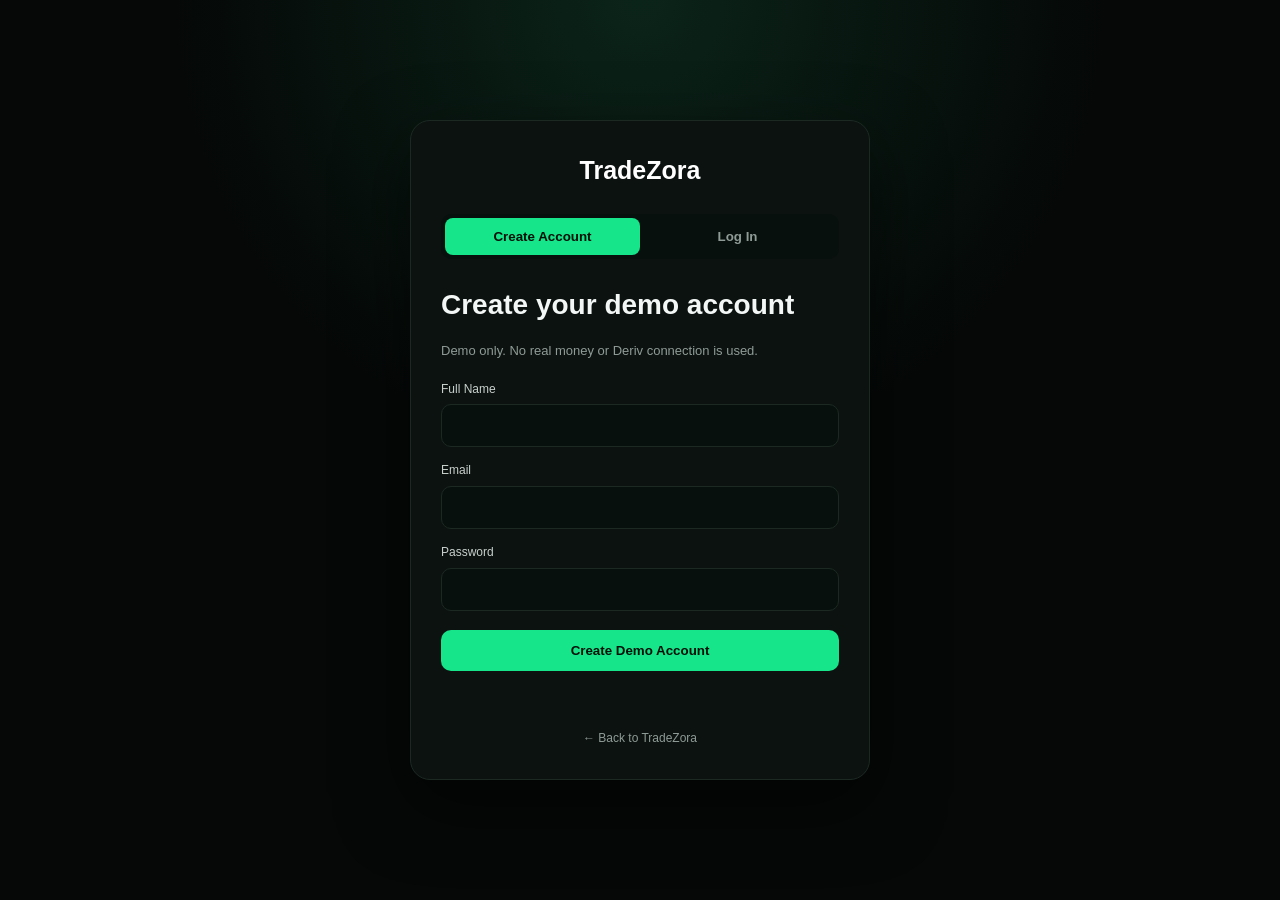
<file: history.html>
<!DOCTYPE html>
<html lang="en"><head><meta charset="UTF-8"><meta name="viewport" content="width=device-width,initial-scale=1,viewport-fit=cover"><meta name="theme-color" content="#050807"><title>TradeZora — History</title><link rel="stylesheet" href="dashboard.css?v=8"><style>
.page-main{max-width:980px;margin:0 auto;padding:24px 16px 110px}.page-title{font-size:28px;margin:10px 0 6px}.page-sub{color:#8c9993;margin:0 0 22px}.history-page-item{display:flex;align-items:center;justify-content:space-between;gap:16px;padding:18px 16px;border-bottom:1px solid rgba(255,255,255,.06)}.history-page-item:last-child{border-bottom:0}.history-page-item div{display:flex;flex-direction:column;gap:6px}.history-page-item span,.history-page-item small{color:#8c9993;font-size:13px}.win{color:#00e38a}.loss{color:#ff5266}.empty{padding:40px 16px;text-align:center;color:#89958f}.page-panel{padding:0;overflow:hidden}.page-head{padding:18px 16px;border-bottom:1px solid rgba(255,255,255,.07)}.page-head h2{margin:0}.bottom-nav a{text-decoration:none}
</style></head><body>
<div id="overlay" class="overlay"></div><aside id="sideMenu" class="side-menu"><div class="side-head"><div class="side-brand"><span class="brand-mark">TZ</span><span>TradeZora</span></div><button id="closeMenu" class="icon-btn close-btn">×</button></div><div class="profile"><div id="avatar" class="avatar">T</div><div class="profile-info"><strong id="profileName">Demo Trader</strong><span id="profileEmail">demo@tradezora.local</span></div></div><nav class="side-nav"><a href="dashboard.html" class="side-link"><span>▣</span> Trade</a><a href="positions.html" class="side-link"><span>▥</span> Positions</a><a href="history.html" class="side-link active"><span>◷</span> History</a></nav><button id="logout" class="logout-btn">Log out</button></aside>
<header class="topbar"><button id="menuBtn" class="menu-btn"><span></span><span></span><span></span></button><a href="dashboard.html" class="mobile-logo">TradeZora</a><div class="top-spacer"></div><div class="demo-badge">DEMO</div><div class="balance-box"><small>BALANCE</small><strong id="balance">$10,000.00</strong></div><div class="notification-dot">•</div></header>
<main class="page-main"><h1 class="page-title">Trade History</h1><p class="page-sub">Review your completed demo contracts.</p><section class="panel page-panel"><div class="page-head"><h2>Completed Trades</h2></div><div id="historyList"></div></section></main>
<nav class="bottom-nav"><a href="dashboard.html"><span class="nav-icon">▣</span><span>Trade</span></a><a href="positions.html"><span class="nav-icon">▥</span><span>Positions</span></a><a class="active" href="history.html" aria-current="page"><span class="nav-icon">◷</span><span>History</span></a></nav><script src="tradezora-engine.js?v=2"></script><script src="account-pages.js?v=2"></script></body></html>
</file>
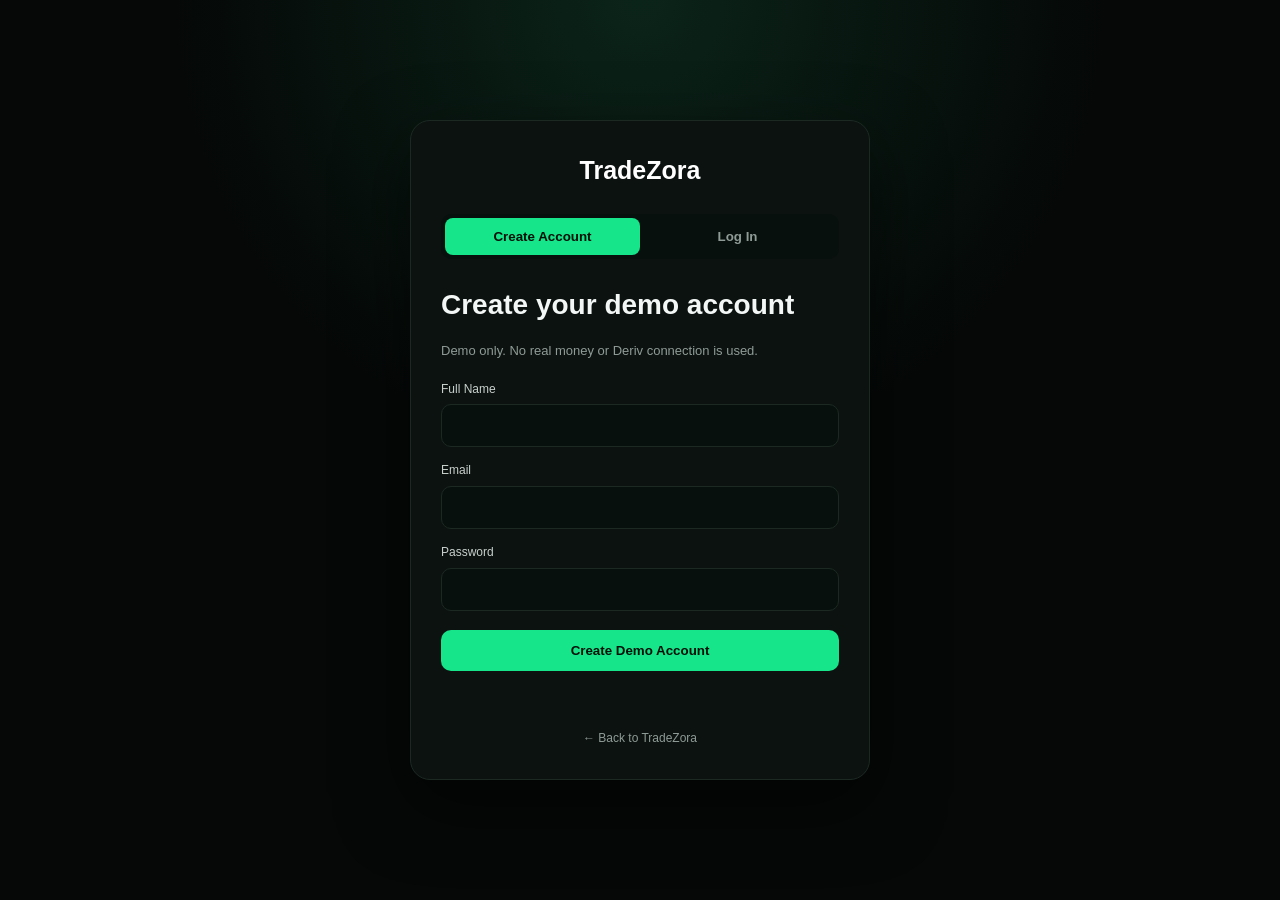
<file: positions.html>
<!DOCTYPE html>
<html lang="en"><head><meta charset="UTF-8"><meta name="viewport" content="width=device-width,initial-scale=1,viewport-fit=cover"><meta name="theme-color" content="#050807"><title>TradeZora — Positions</title><link rel="stylesheet" href="dashboard.css?v=8"><style>
.page-main{max-width:980px;margin:0 auto;padding:24px 16px 110px}.page-title{font-size:28px;margin:10px 0 6px}.page-sub{color:#8c9993;margin:0 0 22px}.position-page-item,.history-page-item{display:flex;align-items:center;justify-content:space-between;gap:16px;padding:18px 16px;border-bottom:1px solid rgba(255,255,255,.06)}.position-page-item:last-child,.history-page-item:last-child{border-bottom:0}.position-page-item div,.history-page-item div{display:flex;flex-direction:column;gap:6px}.position-page-item span,.history-page-item span,.history-page-item small{color:#8c9993;font-size:13px}.open-status{color:#00e38a}.empty{padding:40px 16px;text-align:center;color:#89958f}.page-panel{padding:0;overflow:hidden}.page-head{display:flex;align-items:center;justify-content:space-between;padding:18px 16px;border-bottom:1px solid rgba(255,255,255,.07)}.page-head h2{margin:0}.clear-btn{background:#555b59;border:0;color:#fff;padding:10px 16px;border-radius:10px}.bottom-nav a{text-decoration:none}
</style></head><body>
<div id="overlay" class="overlay"></div><aside id="sideMenu" class="side-menu"><div class="side-head"><div class="side-brand"><span class="brand-mark">TZ</span><span>TradeZora</span></div><button id="closeMenu" class="icon-btn close-btn">×</button></div><div class="profile"><div id="avatar" class="avatar">T</div><div class="profile-info"><strong id="profileName">Demo Trader</strong><span id="profileEmail">demo@tradezora.local</span></div></div><nav class="side-nav"><a href="dashboard.html" class="side-link"><span>▣</span> Trade</a><a href="positions.html" class="side-link active"><span>▥</span> Positions</a><a href="history.html" class="side-link"><span>◷</span> History</a></nav><button id="logout" class="logout-btn">Log out</button></aside>
<header class="topbar"><button id="menuBtn" class="menu-btn"><span></span><span></span><span></span></button><a href="dashboard.html" class="mobile-logo">TradeZora</a><div class="top-spacer"></div><div class="demo-badge">DEMO</div><div class="balance-box"><small>BALANCE</small><strong id="balance">$10,000.00</strong></div><div class="notification-dot">•</div></header>
<main class="page-main"><h1 class="page-title">Open Positions</h1><p class="page-sub">Monitor your active demo contracts.</p><section class="panel page-panel"><div class="page-head"><h2>Active Trades</h2><button id="clearPositions" class="clear-btn">Clear</button></div><div id="positionsList"></div></section></main>
<nav class="bottom-nav"><a href="dashboard.html"><span class="nav-icon">▣</span><span>Trade</span></a><a class="active" href="positions.html" aria-current="page"><span class="nav-icon">▥</span><span>Positions</span></a><a href="history.html"><span class="nav-icon">◷</span><span>History</span></a></nav><script src="tradezora-engine.js?v=2"></script><script src="account-pages.js?v=2"></script></body></html>
</file>
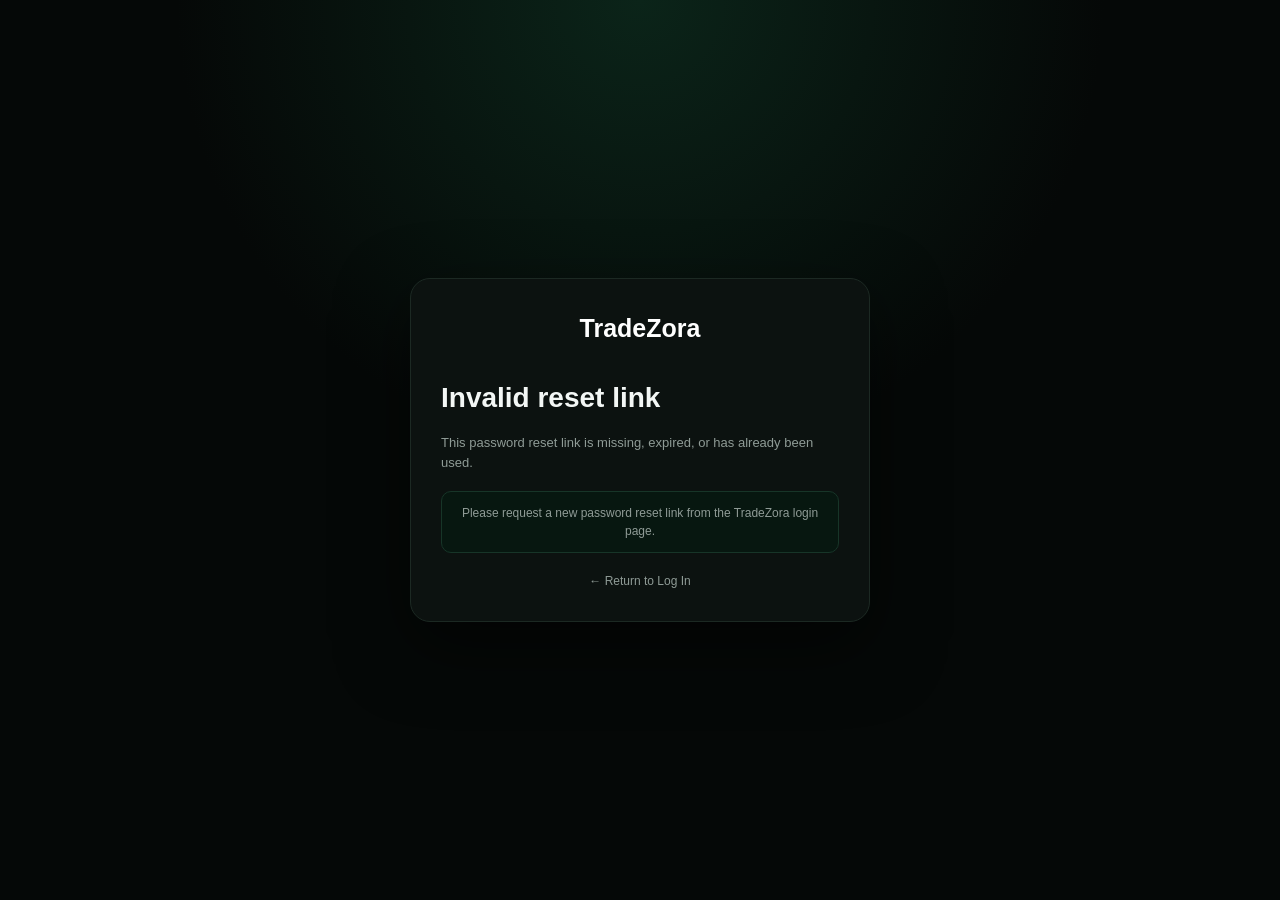
<file: reset-password.html>
<!DOCTYPE html>
<html lang="en">
<head>
<meta charset="UTF-8">
<meta name="viewport" content="width=device-width,initial-scale=1.0">
<title>TradeZora — Reset Password</title>
<link rel="stylesheet" href="styles.css">

<style>
body{
  min-height:100vh;
  display:grid;
  place-items:center;
  background:radial-gradient(
    circle at 50% 0,
    #0b2419 0,
    #050807 42%
  );
}

.auth{
  width:min(460px,calc(100% - 30px));
  background:#0c1210;
  border:1px solid #1c2923;
  border-radius:20px;
  padding:30px;
  box-shadow:0 25px 70px #0008;
}

.logo{
  display:block;
  text-align:center;
  margin-bottom:28px;
  color:#fff;
  text-decoration:none;
  font-size:25px;
  font-weight:800;
}

.logo span{
  color:#fff;
}

.form{
  display:grid;
  gap:14px;
}

.form h1{
  font-size:28px;
  margin:0;
}

.form p{
  color:#8f9b96;
  font-size:13px;
  margin:0 0 5px;
  line-height:1.5;
}

.form label{
  font-size:12px;
  color:#c8d0cc;
}

.form input{
  width:100%;
  margin-top:6px;
  padding:13px;
  border-radius:10px;
  border:1px solid #1c2923;
  background:#07100c;
  color:#fff;
  outline:0;
  box-sizing:border-box;
}

.form input:focus{
  border-color:#16e58a;
}

.form button{
  padding:13px;
  border:0;
  border-radius:10px;
  background:#16e58a;
  color:#031009;
  font-weight:800;
  cursor:pointer;
  margin-top:5px;
}

.form button:disabled{
  opacity:.65;
  cursor:not-allowed;
}

.msg{
  min-height:20px;
  color:#16e58a;
  font-size:12px;
  text-align:center;
  line-height:1.5;
}

.success{
  color:#16e58a;
}

.error{
  color:#ff5d6c;
}

.login-link{
  display:block;
  text-align:center;
  margin-top:5px;
  color:#8f9b96;
  font-size:12px;
  text-decoration:none;
}

.login-link:hover{
  color:#16e58a;
}

.notice{
  background:#071710;
  border:1px solid #173528;
  border-radius:10px;
  padding:12px;
  color:#8f9b96;
  font-size:12px;
  line-height:1.5;
  text-align:center;
}

@media(max-width:520px){

  .auth{
    padding:24px 20px;
    border-radius:16px;
  }

  .form h1{
    font-size:25px;
  }

}
</style>
</head>

<body>

<main class="auth">

<a class="logo" href="index.html">
  <span>Trade</span>Zora
</a>


<!-- RESET FORM -->

<form id="resetForm" class="form">

  <h1>Create a new password</h1>

  <p>
    Enter a new password for your TradeZora account.
  </p>


  <label>
    New Password

    <input
      id="password"
      type="password"
      minlength="8"
      autocomplete="new-password"
      placeholder="At least 8 characters"
      required
    >
  </label>


  <label>
    Confirm New Password

    <input
      id="confirmPassword"
      type="password"
      minlength="8"
      autocomplete="new-password"
      placeholder="Enter your password again"
      required
    >
  </label>


  <button
    id="resetButton"
    type="submit"
  >
    Reset Password
  </button>


  <div
    id="resetMsg"
    class="msg"
  ></div>


  <a
    id="loginLink"
    class="login-link"
    href="auth.html"
    style="display:none"
  >
    ← Return to Log In
  </a>

</form>


<!-- INVALID / MISSING TOKEN -->

<div
  id="invalidToken"
  style="display:none"
  class="form"
>

  <h1>Invalid reset link</h1>

  <p>
    This password reset link is missing, expired,
    or has already been used.
  </p>

  <div class="notice">
    Please request a new password reset link from
    the TradeZora login page.
  </div>

  <a
    class="login-link"
    href="auth.html"
  >
    ← Return to Log In
  </a>

</div>

</main>


<script>

/* =========================================================
   TRADEZORA BACKEND
   ========================================================= */

const API_BASE =
  "https://tradezora-backend-use.onrender.com";


/* =========================================================
   ELEMENTS
   ========================================================= */

const resetForm =
  document.getElementById("resetForm");

const passwordInput =
  document.getElementById("password");

const confirmPasswordInput =
  document.getElementById("confirmPassword");

const resetButton =
  document.getElementById("resetButton");

const resetMsg =
  document.getElementById("resetMsg");

const loginLink =
  document.getElementById("loginLink");

const invalidToken =
  document.getElementById("invalidToken");


/* =========================================================
   GET RESET TOKEN FROM URL
   ========================================================= */

const params =
  new URLSearchParams(window.location.search);

const token =
  params.get("token");


/* =========================================================
   CHECK TOKEN
   ========================================================= */

if(!token){

  resetForm.style.display =
    "none";

  invalidToken.style.display =
    "grid";

}


/* =========================================================
   RESET PASSWORD
   ========================================================= */

resetForm.onsubmit = async (e) => {

  e.preventDefault();


  if(!token){

    return;

  }


  const password =
    passwordInput.value;

  const confirmPassword =
    confirmPasswordInput.value;


  /* =======================================================
     VALIDATE PASSWORD
     ======================================================= */

  if(password.length < 8){

    resetMsg.className =
      "msg error";

    resetMsg.textContent =
      "Password must be at least 8 characters.";

    return;

  }


  if(password !== confirmPassword){

    resetMsg.className =
      "msg error";

    resetMsg.textContent =
      "The passwords do not match.";

    return;

  }


  /* =======================================================
     SUBMIT
     ======================================================= */

  resetButton.disabled =
    true;

  resetMsg.className =
    "msg";

  resetMsg.textContent =
    "Updating your password…";


  try{

    const response =
      await fetch(
        `${API_BASE}/api/auth/reset-password`,
        {
          method:"POST",

          headers:{
            "Content-Type":
              "application/json"
          },

          body:JSON.stringify({
            token,
            password
          })
        }
      );


    const data =
      await response.json()
        .catch(() => ({}));


    if(!response.ok){

      throw new Error(
        data.error ||
        data.message ||
        "Unable to reset your password."
      );

    }


    /* =====================================================
       SUCCESS
       ===================================================== */

    resetMsg.className =
      "msg success";

    resetMsg.textContent =
      "Password reset successfully. You can now log in with your new password.";


    resetButton.style.display =
      "none";


    passwordInput.disabled =
      true;

    confirmPasswordInput.disabled =
      true;


    loginLink.style.display =
      "block";


    /*
      Automatically return to login
      after a short delay.
    */

    setTimeout(() => {

      window.location.href =
        "auth.html";

    },3000);


  }catch(error){

    console.error(
      "TradeZora password reset error:",
      error
    );


    resetMsg.className =
      "msg error";

    resetMsg.textContent =
      error.message ||
      "Unable to reset your password.";

    resetButton.disabled =
      false;

  }

};

</script>

</body>
</html>
</file>
<file: styles.css>
:root{--bg:#050807;--panel:#0c1210;--panel2:#101815;--text:#f3f7f5;--muted:#8f9b96;--green:#16e58a;--green2:#0bbd70;--red:#ff5d6c;--border:#1c2923;--shadow:0 20px 60px rgba(0,0,0,.28)}
*{box-sizing:border-box}html{scroll-behavior:smooth}body{margin:0;background:var(--bg);color:var(--text);font-family:Inter,Arial,sans-serif;line-height:1.55}.site-header{height:76px;padding:0 5%;display:flex;align-items:center;justify-content:space-between;border-bottom:1px solid var(--border);position:sticky;top:0;z-index:20;background:rgba(5,8,7,.92);backdrop-filter:blur(16px)}.logo{font-size:22px;font-weight:800;color:#fff;text-decoration:none}.logo span{color:var(--green)}nav{display:flex;gap:28px}nav a,.login-btn{color:var(--muted);text-decoration:none;font-size:14px}nav a:hover,.login-btn:hover{color:#fff}.header-actions{display:flex;gap:12px;align-items:center}.theme-btn{width:38px;height:38px;border:1px solid var(--border);background:var(--panel);color:#fff;border-radius:10px;cursor:pointer}.get-started-btn,.primary-btn{display:inline-flex;align-items:center;justify-content:center;background:var(--green);color:#031009;text-decoration:none;border:0;border-radius:10px;padding:12px 18px;font-weight:800;cursor:pointer}.secondary-btn{display:inline-flex;align-items:center;justify-content:center;border:1px solid var(--border);color:#fff;text-decoration:none;border-radius:10px;padding:12px 18px;font-weight:700}.hero{max-width:1180px;margin:auto;padding:95px 24px 70px;display:grid;grid-template-columns:1.1fr .9fr;gap:70px;align-items:center}.eyebrow{color:var(--green);font-size:11px;font-weight:800;letter-spacing:.15em}.hero h1{font-size:clamp(46px,7vw,78px);line-height:1.02;letter-spacing:-.05em;margin:14px 0 20px}.hero h1 span{color:var(--green)}.hero-copy>p{max-width:650px;color:var(--muted);font-size:17px}.hero-actions{display:flex;gap:12px;margin:28px 0}.trust-row{display:flex;flex-wrap:wrap;gap:18px;color:#aeb8b3;font-size:12px}.hero-card,.trade-preview{background:linear-gradient(145deg,#0d1511,#09100d);border:1px solid var(--border);border-radius:20px;box-shadow:var(--shadow)}.hero-card{padding:24px}.card-top,.preview-head{display:flex;justify-content:space-between;align-items:center;color:#cdd5d1;font-weight:700}.live-dot{font-size:10px;color:var(--green)}.hero-price{font-size:38px;font-weight:800;margin:38px 0 22px}.hero-price small{font-size:13px;color:var(--green)}.mini-chart{height:180px;display:flex;align-items:end;gap:7px;border-bottom:1px solid var(--border)}.mini-chart i{display:block;flex:1;background:linear-gradient(180deg,var(--green),#0d6c48);border-radius:5px 5px 0 0}.mini-chart i:nth-child(1){height:35%}.mini-chart i:nth-child(2){height:48%}.mini-chart i:nth-child(3){height:40%}.mini-chart i:nth-child(4){height:61%}.mini-chart i:nth-child(5){height:53%}.mini-chart i:nth-child(6){height:72%}.mini-chart i:nth-child(7){height:64%}.mini-chart i:nth-child(8){height:82%}.mini-chart i:nth-child(9){height:74%}.mini-chart i:nth-child(10){height:92%}.hero-card-bottom{display:flex;justify-content:space-between;color:var(--muted);font-size:11px;margin-top:15px}.ticker{max-width:1180px;margin:0 auto 80px;padding:16px 18px;display:grid;grid-template-columns:repeat(5,1fr);gap:10px;background:var(--panel);border:1px solid var(--border);border-radius:14px}.ticker div{display:flex;flex-direction:column;gap:2px;padding:8px 10px;border-right:1px solid var(--border)}.ticker div:last-child{border:0}.ticker strong{font-size:12px}.ticker span,.ticker b{font-size:12px}.ticker span{color:#c0c9c5}.ticker b{color:var(--green)}.ticker .negative{color:var(--red)}.section{max-width:1180px;margin:auto;padding:80px 24px}.section-heading{max-width:700px;margin-bottom:35px}.section-heading h2{font-size:40px;line-height:1.1;margin:10px 0}.section-heading p{color:var(--muted)}.feature-grid{display:grid;grid-template-columns:repeat(4,1fr);gap:16px}.feature-card{background:var(--panel);border:1px solid var(--border);border-radius:16px;padding:25px}.feature-icon{width:42px;height:42px;display:grid;place-items:center;border-radius:12px;background:#092218;color:var(--green);font-size:20px}.feature-card h3{margin:22px 0 8px}.feature-card p{color:var(--muted);font-size:14px}.preview-section{display:grid;grid-template-columns:.8fr 1.2fr;gap:60px;align-items:center}.preview-section .section-heading{margin:0}.trade-preview{padding:24px}.demo-label{font-size:10px;color:var(--green);border:1px solid #155c40;padding:5px 8px;border-radius:20px}.price-info{display:flex;align-items:end;gap:12px;margin:18px 0}.price-info strong{font-size:30px}.price-info span{color:var(--green);font-size:13px;margin-bottom:5px}.big-chart{height:260px;border:1px solid var(--border);border-radius:12px;background:repeating-linear-gradient(0deg,transparent 0 50px,#132019 51px),repeating-linear-gradient(90deg,transparent 0 80px,#132019 81px);position:relative;overflow:hidden}.chart-line{position:absolute;inset:20px;clip-path:polygon(0 75%,8% 68%,16% 71%,24% 50%,32% 58%,40% 40%,48% 45%,56% 28%,64% 36%,72% 18%,80% 31%,88% 14%,100% 5%,100% 9%,88% 19%,80% 36%,72% 23%,64% 41%,56% 33%,48% 50%,40% 45%,32% 63%,24% 55%,16% 76%,8% 73%,0 80%);background:var(--green)}.preview-buttons{display:grid;grid-template-columns:1fr 1fr;gap:12px;margin-top:14px}.preview-buttons button{border:0;border-radius:11px;padding:15px;font-size:16px;font-weight:800;cursor:pointer}.preview-buttons span{display:block;font-size:10px;opacity:.65;margin-top:2px}.up-button{background:#16e58a;color:#04130b}.down-button{background:#ff5d6c;color:#21060a}.stats-grid{max-width:1132px;margin:0 auto;padding:0 0 80px;display:grid;grid-template-columns:repeat(4,1fr)}.stats-grid div{text-align:center;padding:25px;border-right:1px solid var(--border)}.stats-grid div:last-child{border:0}.stats-grid strong{display:block;color:var(--green);font-size:31px}.stats-grid span{color:var(--muted);font-size:12px}.steps{display:grid;grid-template-columns:repeat(3,1fr);gap:16px}.steps article{background:var(--panel);border:1px solid var(--border);padding:28px;border-radius:16px}.steps span{color:var(--green);font-weight:800}.steps h3{margin:18px 0 8px}.steps p{color:var(--muted);font-size:14px}.cta{max-width:1132px;margin:20px auto 90px;padding:42px;border:1px solid #174832;background:linear-gradient(135deg,#0a1d14,#0c1210);border-radius:20px;display:flex;align-items:center;justify-content:space-between;gap:30px}.cta h2{margin:8px 0}.cta p{margin:0;color:var(--muted);font-size:13px}footer{border-top:1px solid var(--border);padding:30px 5%;display:flex;justify-content:space-between;color:var(--muted);font-size:12px}@media(max-width:900px){nav{display:none}.hero{grid-template-columns:1fr;padding-top:60px}.feature-grid{grid-template-columns:1fr 1fr}.preview-section{grid-template-columns:1fr}.ticker{grid-template-columns:1fr 1fr;margin:0 20px 50px}.stats-grid{grid-template-columns:1fr 1fr}.steps{grid-template-columns:1fr 1fr}.cta{margin-left:20px;margin-right:20px}}@media(max-width:560px){.site-header{padding:0 16px}.login-btn{display:none}.hero{padding:55px 18px}.hero h1{font-size:48px}.hero-actions{flex-direction:column}.trust-row{flex-direction:column;gap:8px}.ticker{grid-template-columns:1fr;margin-left:16px;margin-right:16px}.feature-grid,.steps,.stats-grid{grid-template-columns:1fr}.stats-grid{padding:0 18px 50px}.stats-grid div{border-right:0;border-bottom:1px solid var(--border)}.stats-grid div:last-child{border:0}.section{padding:55px 18px}.section-heading h2{font-size:32px}.cta{margin:10px 18px 60px;padding:28px;flex-direction:column;align-items:flex-start}footer{padding:25px 18px;flex-direction:column;gap:8px}}
</file>
<file: dashboard.css>
/* TradeZora mobile-first dashboard CSS */
:root{--bg:#050807;--panel:#09100d;--green:#16e58a;--red:#ff4f61;--text:#eef5f1;--muted:#899891;--border:#173528;--shadow:0 14px 40px rgba(0,0,0,.28)}
*{box-sizing:border-box}html{scroll-behavior:smooth;background:var(--bg)}body{margin:0;min-height:100vh;background:radial-gradient(circle at 50% -10%,rgba(22,229,138,.07),transparent 32%),var(--bg);color:var(--text);font-family:Inter,ui-sans-serif,system-ui,-apple-system,BlinkMacSystemFont,"Segoe UI",sans-serif;font-size:14px;padding-bottom:24px}button,input,select{font:inherit}button{cursor:pointer}a{color:inherit}
.overlay{position:fixed;inset:0;background:rgba(0,0,0,.62);opacity:0;visibility:hidden;transition:.2s;z-index:80}.overlay.show{opacity:1;visibility:visible}
.topbar{position:sticky;top:0;z-index:70;height:68px;display:flex;align-items:center;gap:12px;padding:0 18px;background:rgba(5,8,7,.97);border-bottom:1px solid var(--border);backdrop-filter:blur(12px)}
.menu-btn{width:44px;height:44px;flex:0 0 44px;border:1px solid #244334;border-radius:10px;background:#0b1510;display:grid;place-content:center;gap:4px}.menu-btn span{width:20px;height:2px;display:block;background:var(--text);border-radius:2px}
.mobile-logo{color:var(--green);text-decoration:none;font-weight:900;font-size:19px}.top-spacer{flex:1}.demo-badge{border:1px solid #4a3c74;background:#17112b;color:#bcaeff;border-radius:7px;padding:5px 8px;font-size:9px;font-weight:900}.balance-box{min-width:145px;padding:7px 13px;border:1px solid var(--border);border-radius:11px;background:#08110d;text-align:right}.balance-box small{display:block;color:var(--muted);font-size:9px;letter-spacing:.7px}.balance-box strong{display:block;color:var(--green);font-size:17px}.notification-btn{width:44px;height:44px;border:1px solid var(--border);border-radius:11px;background:#08110d;color:#fff}
.side-menu{position:fixed;top:0;left:0;width:min(330px,88vw);height:100vh;padding:18px;background:#060b08;border-right:1px solid var(--border);box-shadow:18px 0 50px rgba(0,0,0,.4);transform:translateX(-105%);transition:transform .24s ease;z-index:90;overflow-y:auto}.side-menu.open{transform:translateX(0)}.side-head{display:flex;align-items:center;justify-content:space-between;margin-bottom:20px}.side-brand{display:flex;align-items:center;gap:9px;color:var(--green);font-size:20px;font-weight:900}.brand-mark{width:36px;height:36px;display:grid;place-items:center;border:1px solid var(--green);border-radius:9px;font-size:12px}.icon-btn{border:1px solid var(--border);background:#0b1510;color:#fff;border-radius:9px}.close-btn{width:38px;height:38px;font-size:24px}.profile{display:flex;gap:11px;align-items:center;padding:13px;border:1px solid var(--border);border-radius:12px;background:#09140f;margin-bottom:12px}.avatar{width:44px;height:44px;flex:0 0 44px;display:grid;place-items:center;border-radius:50%;background:#103622;border:1px solid #246c47;color:var(--green);font-weight:900}.profile-info{min-width:0}.profile-info strong,.profile-info span{display:block;overflow:hidden;text-overflow:ellipsis;white-space:nowrap}.profile-info span{margin-top:3px;color:var(--muted);font-size:11px}.side-nav{display:grid;gap:4px}.side-link{width:100%;min-height:44px;display:flex;align-items:center;gap:11px;padding:10px 12px;border:0;border-radius:9px;background:transparent;color:#d7e0dc;text-decoration:none;text-align:left;font-size:13px}.side-link span{width:19px;text-align:center;color:#9aa9a2}.side-link:hover,.side-link.active{background:#0b2117;color:var(--green)}.logout-btn{width:100%;margin-top:16px;padding:12px;border:1px solid #4b2028;border-radius:9px;background:#1a0b0e;color:#ff7c88}
.page{width:100%}.terminal{width:min(1100px,100%);margin:0 auto;padding:16px}.market-tabs{display:flex;gap:5px;padding:4px;margin-bottom:10px;border:1px solid var(--border);border-radius:10px;background:#07100c;overflow-x:auto}.market-tabs button{flex:1 0 auto;min-height:38px;padding:8px 14px;border:0;border-radius:7px;background:transparent;color:var(--muted);font-weight:700;font-size:12px;white-space:nowrap}.market-tabs button.active{background:#10301f;color:var(--green)}.market-head{display:flex;align-items:end;justify-content:space-between;gap:12px;margin-bottom:10px}.eyebrow{display:block;margin-bottom:4px;color:var(--muted);font-size:9px;font-weight:800;letter-spacing:1px}.market-head select{min-width:190px;padding:9px 11px;border:1px solid var(--border);border-radius:8px;background:#09130f;color:#fff;outline:none}.price-change{text-align:right}.price-change span{display:block;color:var(--muted);font-size:8px}.price-change strong{display:block;color:var(--green);font-size:13px}
.panel{border:1px solid var(--border);border-radius:14px;background:linear-gradient(180deg,#09110d,#07100c);box-shadow:var(--shadow)}.chart-panel{padding:13px}.chart-toolbar{display:flex;align-items:center;justify-content:space-between;gap:10px}.historical{padding:5px 8px;border:1px solid var(--border);border-radius:6px;color:var(--muted);font-size:9px}.chart-tools{display:flex;gap:4px}.chart-tools button{min-width:31px;height:29px;padding:0 7px;border:1px solid var(--border);border-radius:6px;background:#0b1711;color:#dbe4df}.chart-wrap{position:relative;height:310px;margin-top:7px;overflow:hidden;border-radius:9px;background:linear-gradient(rgba(31,73,54,.15) 1px,transparent 1px),linear-gradient(90deg,rgba(31,73,54,.15) 1px,transparent 1px),#050a08;background-size:45px 45px}#priceChart{display:block;width:100%;height:100%}.chart-label{position:absolute;left:10px;bottom:8px;color:#4c6258;font-size:8px;pointer-events:none}.probability-title{display:flex;justify-content:space-between;gap:10px;margin-top:12px;color:#d9e3de;font-size:10px;font-weight:800}.probability-title small{color:var(--muted);font-size:8px;font-weight:500}.probabilities{display:grid;grid-template-columns:repeat(10,1fr);gap:4px;margin-top:7px}.probability{min-width:0;padding:7px 2px;border:1px solid var(--border);border-radius:6px;background:#09100d;text-align:center}.probability .digit-number{display:block;color:#dce5e0;font-size:10px;font-weight:800}.probability .percent{display:block;margin-top:3px;color:var(--green);font-size:7px}
.trade-card{margin-top:12px;padding:14px}.mode{display:grid;grid-template-columns:1fr 1fr;gap:3px;padding:3px;border-radius:8px;background:#06100b}.mode button{padding:8px;border:0;border-radius:6px;background:transparent;color:var(--muted);font-weight:800;font-size:11px}.mode button.active{background:#10301f;color:var(--green)}.scanner{width:100%;margin:12px 0;padding:10px;display:flex;align-items:center;gap:9px;border:1px solid #392b67;border-radius:9px;background:#17112b;color:#c8baff;text-align:left}.scanner:disabled{opacity:.55;cursor:wait}.bot-icon{width:30px;height:30px;flex:0 0 30px;display:grid;place-items:center;border-radius:7px;background:#24194b;color:#b9a5ff}.bot-content{min-width:0;flex:1}.bot-content strong,.bot-content small{display:block}.bot-content strong{font-size:12px}.bot-content small{margin-top:2px;color:#9585c9;font-size:8px}.bot-badge{font-size:8px;opacity:.65}.control{margin-top:12px}.control label,.controls-grid label{display:block;color:var(--muted);font-size:9px;font-weight:700}.stake{display:flex;align-items:center;justify-content:space-between;gap:8px;margin-top:5px;padding:4px;border:1px solid var(--border);border-radius:8px}.stake strong{font-size:14px}.stake button{width:36px;height:31px;border:0;border-radius:6px;background:#142019;color:#fff;font-size:18px}.controls-grid{display:grid;grid-template-columns:repeat(3,1fr);gap:8px;margin-top:11px}.input-wrap,.controls-grid select{display:flex;align-items:center;width:100%;min-height:38px;margin-top:5px;border:1px solid var(--border);border-radius:7px;background:#07100c;overflow:hidden}.input-wrap span{padding-left:8px;color:var(--muted);font-size:10px}.controls-grid input,.controls-grid select{width:100%;padding:8px;border:0;outline:0;background:transparent;color:#fff;font-size:11px}.controls-grid select{padding:0 8px}.controls-grid option{background:#0b120f;color:#fff}
.session{margin-top:13px;padding:13px;border:1px solid var(--border);border-radius:11px;background:#07100c}.session h3{margin:0 0 9px;color:var(--muted);font-size:10px}.session-grid{display:grid;grid-template-columns:repeat(2,1fr);gap:7px}.session-grid>div{min-height:62px;display:flex;flex-direction:column;align-items:center;justify-content:center;padding:8px;border-radius:8px;background:#050b08;text-align:center}.session-grid span{color:var(--muted);font-size:9px}.session-grid strong{margin-top:4px;font-size:14px}.contract-title{margin-top:12px;color:var(--muted);font-size:10px;font-weight:800}.contract-digits{display:grid;grid-template-columns:repeat(10,1fr);gap:4px;margin-top:7px;padding:8px;border:1px solid var(--border);border-radius:9px;background:#07100c}.contract-digits button{min-width:0;padding:8px 0;border:0;border-radius:6px;background:#4d4f50;color:#fff;font-size:12px;font-weight:800}.contract-digits button.active{background:var(--green);color:#041008}
.trade-buttons{display:grid;grid-template-columns:1fr 1fr;gap:10px;margin-top:12px}.trade-buttons button{min-height:62px;border:0;border-radius:12px;color:#fff;font-size:16px;font-weight:900}.trade-buttons strong{display:block}.trade-buttons span{display:none}.match-btn{background:linear-gradient(135deg,#11df86,#16c978)}.differ-btn{background:linear-gradient(135deg,#ff5265,#f33f56)}
.data-section{margin-top:12px;padding:14px}.section-head{display:flex;align-items:center;justify-content:space-between;gap:10px}.section-head h2{margin:0;font-size:21px}.section-head button{padding:7px 12px;border:0;border-radius:6px;background:#4d4f50;color:#fff}.position,.history-item{display:flex;align-items:center;justify-content:space-between;gap:12px;padding:12px 0;border-bottom:1px solid var(--border);font-size:11px}.position:last-child,.history-item:last-child{border-bottom:0}.win{color:var(--green)}.loss{color:var(--red)}.empty{padding:25px 5px;color:var(--muted);text-align:center;font-size:12px}.demo-note{margin:14px 4px 0;color:#62736b;text-align:center;font-size:9px;line-height:1.5}.toast{position:fixed;left:50%;bottom:25px;z-index:120;max-width:min(90vw,360px);padding:10px 13px;border:1px solid #20543b;border-radius:8px;background:#102019;color:#e8fff3;font-size:11px;opacity:0;pointer-events:none;transform:translate(-50%,12px);transition:.2s}.toast.show{opacity:1;transform:translate(-50%,0)}.bottom-nav{display:none}
@media(max-width:650px){body{padding-bottom:68px}.topbar{height:58px;padding:0 9px;gap:7px}.menu-btn{width:40px;height:40px;flex-basis:40px;border-radius:8px}.mobile-logo{font-size:17px}.demo-badge{display:none}.balance-box{min-width:0;padding:5px 8px;border-radius:9px}.balance-box strong{font-size:13px}.balance-box small{font-size:7px}.notification-btn{width:40px;height:40px;flex-basis:40px}.terminal{padding:8px}.market-tabs{margin-bottom:8px;border-radius:8px}.market-tabs button{min-height:35px;padding:7px 10px;font-size:9px}.market-head{align-items:center}.market-head select{min-width:0;width:180px;max-width:65vw;padding:8px;font-size:11px}.price-change strong{font-size:10px}.chart-panel,.trade-card,.data-section{border-radius:10px}.chart-panel{padding:9px}.chart-wrap{height:245px}.probabilities{gap:2px}.probability{padding:6px 1px;border-radius:5px}.probability .digit-number{font-size:9px}.probability .percent{font-size:6px}.trade-card{padding:10px}.controls-grid{grid-template-columns:1fr 1fr}.controls-grid label:last-child{grid-column:1/-1}.session-grid>div{min-height:55px}.contract-digits{gap:3px;padding:6px}.contract-digits button{padding:7px 0;font-size:10px}.trade-buttons{gap:7px}.trade-buttons button{min-height:58px;border-radius:10px;font-size:14px}.section-head h2{font-size:19px}.bottom-nav{position:fixed;left:0;right:0;bottom:0;z-index:75;height:60px;display:flex;background:rgba(6,12,9,.98);border-top:1px solid var(--border)}.bottom-nav a{flex:1;display:flex;flex-direction:column;align-items:center;justify-content:center;gap:3px;color:var(--muted);text-decoration:none;font-size:10px}.bottom-nav a.active{color:var(--green)}.nav-icon{font-size:14px}.side-menu{width:min(300px,82vw);padding:14px}.side-head{margin-bottom:14px}.side-brand{font-size:18px}.profile{padding:10px}.side-link{min-height:40px;font-size:12px;padding:8px 10px}.toast{bottom:72px}}
@media(max-width:390px){.topbar{gap:5px}.mobile-logo{font-size:15px}.balance-box strong{font-size:12px}.balance-box{padding-left:6px;padding-right:6px}.notification-btn{width:36px;flex-basis:36px}.market-head select{width:155px}.chart-wrap{height:220px}.session-grid strong{font-size:12px}}

/* ===== TRADEZORA ENTRY SCANNER MODAL ===== */
.scanner-modal{position:fixed;inset:0;z-index:150;display:flex;align-items:center;justify-content:center;padding:18px;opacity:0;visibility:hidden;pointer-events:none;transition:opacity .2s ease,visibility .2s ease}
.scanner-modal.open{opacity:1;visibility:visible;pointer-events:auto}
.scanner-backdrop{position:absolute;inset:0;background:rgba(2,5,8,.72);backdrop-filter:blur(7px)}
.scanner-dialog{position:relative;width:min(610px,100%);max-height:min(90vh,720px);overflow:auto;border:1px solid #202b3e;border-radius:24px;background:#0c1220;box-shadow:0 30px 90px rgba(0,0,0,.65);color:#f3f6fb}
.scanner-dialog-head{display:flex;align-items:center;justify-content:space-between;gap:12px;padding:20px 22px;border-bottom:1px solid #202a3b}
.scanner-title-wrap{display:flex;align-items:center;gap:14px}.scanner-title-icon{width:48px;height:48px;display:grid;place-items:center;border-radius:14px;background:linear-gradient(135deg,#8b4dff,#5b55ff);font-size:26px;box-shadow:0 10px 30px rgba(101,75,255,.3)}
.scanner-title-wrap h2{margin:0;font-size:22px;line-height:1.1}.scanner-title-wrap small{display:block;margin-top:4px;color:#7f8aa0;font-size:10px}.scanner-close{width:38px;height:38px;border:0;background:transparent;color:#8d97a8;font-size:30px;line-height:1;border-radius:9px}.scanner-close:hover{background:#151c2b;color:#fff}
.scanner-description{margin:22px;padding:18px 20px;border-radius:15px;background:#181f30;color:#929caf;font-size:14px;line-height:1.6}.scanner-description strong{color:#fff}.scanner-label{display:block;margin:0 22px 7px;color:#f2f4f8;font-size:13px;font-weight:800}.scanner-select{width:calc(100% - 44px);margin:0 22px;padding:14px 16px;border:1px solid #20293a;border-radius:13px;outline:0;background:#0b101b;color:#f3f5f8;font-size:15px}.scanner-select option{background:#0b101b;color:#fff}
.scanner-progress-head{display:flex;justify-content:space-between;gap:12px;margin:26px 22px 9px;color:#f3f5f8;font-size:13px}.scanner-progress-head span{color:#657087;font-weight:800}.scanner-progress-track{height:8px;margin:0 22px 24px;border-radius:999px;background:#1c2434;overflow:hidden}.scanner-progress-bar{width:0;height:100%;border-radius:inherit;background:linear-gradient(90deg,#6657ff,#3189ff);transition:width .15s ease}
.deep-scan-btn,.load-scanner-btn{width:calc(100% - 44px);margin:0 22px;border-radius:13px;min-height:54px;font-size:14px;font-weight:800}.deep-scan-btn{border:0;background:linear-gradient(90deg,#6257ff,#2f83ff);color:#fff;box-shadow:0 10px 25px rgba(61,94,255,.22)}.deep-scan-btn span{font-size:23px;vertical-align:-2px;margin-right:7px}.deep-scan-btn:disabled{opacity:.55;cursor:wait}.load-scanner-btn{margin-top:10px;margin-bottom:22px;border:1px solid #252e40;background:#141b2a;color:#687388}.load-scanner-btn:not(:disabled){color:#fff;border-color:#3b4861;background:#182238}.load-scanner-btn:disabled{cursor:not-allowed}
@media(max-width:650px){.scanner-modal{padding:14px}.scanner-dialog{width:100%;border-radius:22px;max-height:88vh}.scanner-dialog-head{padding:18px}.scanner-title-icon{width:44px;height:44px;border-radius:12px}.scanner-title-wrap h2{font-size:20px}.scanner-description{margin:18px;padding:16px;font-size:13px}.scanner-label{margin-left:18px;margin-right:18px}.scanner-select{width:calc(100% - 36px);margin-left:18px;margin-right:18px}.scanner-progress-head{margin-left:18px;margin-right:18px}.scanner-progress-track{margin-left:18px;margin-right:18px}.deep-scan-btn,.load-scanner-btn{width:calc(100% - 36px);margin-left:18px;margin-right:18px}}
/* ================================
   TRADEZORA ENTRY SCANNER
================================ */

.scanner-modal{
  position:fixed;
  inset:0;
  z-index:9999;
  display:flex;
  align-items:center;
  justify-content:center;
  padding:18px;
  background:rgba(3,5,12,.78);
  backdrop-filter:blur(9px);
  -webkit-backdrop-filter:blur(9px);
  opacity:0;
  visibility:hidden;
  pointer-events:none;
  transition:.2s ease;
}

.scanner-modal.active{
  opacity:1;
  visibility:visible;
  pointer-events:auto;
}

.scanner-box{
  width:min(610px,100%);
  max-height:90vh;
  overflow:auto;
  background:#0d1320;
  border:1px solid #252e44;
  border-radius:22px;
  box-shadow:0 25px 80px rgba(0,0,0,.7);
}

.scanner-header{
  display:flex;
  align-items:center;
  gap:13px;
  padding:18px 20px;
  border-bottom:1px solid #242c3d;
}

.scanner-icon{
  width:45px;
  height:45px;
  display:grid;
  place-items:center;
  border-radius:12px;
  background:linear-gradient(135deg,#8745ff,#6537ee);
  color:white;
  font-size:22px;
}

.scanner-title{
  flex:1;
}

.scanner-title h2{
  margin:0;
  color:#f4f6fb;
  font-size:21px;
}

.scanner-title small{
  display:block;
  margin-top:3px;
  color:#858da0;
  font-size:10px;
}

.scanner-close{
  width:36px;
  height:36px;
  border:0;
  background:transparent;
  color:#858da0;
  font-size:28px;
  cursor:pointer;
}

.scanner-body{
  padding:20px;
}

.scanner-description{
  padding:17px;
  margin-bottom:23px;
  border-radius:14px;
  background:#192031;
  color:#949db0;
  font-size:14px;
  line-height:1.55;
}

.scanner-description strong{
  color:#f1f3f8;
}

.scanner-label{
  display:block;
  margin-bottom:8px;
  color:#f1f3f8;
  font-size:13px;
  font-weight:800;
}

.scanner-select{
  width:100%;
  height:55px;
  padding:0 15px;
  border:1px solid #222a3c;
  border-radius:12px;
  background:#0b101b;
  color:white;
  font-size:15px;
}

.scanner-progress-title{
  display:flex;
  justify-content:space-between;
  margin-top:22px;
  margin-bottom:9px;
  color:#eef1f7;
  font-size:13px;
  font-weight:800;
}

.scanner-progress-count{
  color:#687188;
}

.scanner-progress{
  height:7px;
  border-radius:20px;
  background:#1b2232;
  overflow:hidden;
}

.scanner-progress-bar{
  width:0%;
  height:100%;
  background:linear-gradient(90deg,#6657ff,#2d83ff);
  transition:.2s;
}

.deep-scan-button{
  width:100%;
  height:57px;
  margin-top:21px;
  border:0;
  border-radius:13px;
  background:linear-gradient(90deg,#6355ff,#2f83ff);
  color:white;
  font-size:15px;
  font-weight:900;
  cursor:pointer;
}

.deep-scan-button:disabled{
  opacity:.55;
}

.load-scanner-button{
  width:100%;
  height:55px;
  margin-top:10px;
  border:1px solid #252d40;
  border-radius:12px;
  background:#151b29;
  color:#626b80;
  font-weight:800;
}

@media(max-width:650px){

  .scanner-modal{
    padding:14px;
  }

  .scanner-box{
    border-radius:18px;
  }

  .scanner-header{
    padding:15px;
  }

  .scanner-body{
    padding:15px;
  }

  .scanner-title h2{
    font-size:19px;
  }

  .scanner-description{
    font-size:13px;
    padding:15px;
  }
}
</file>
